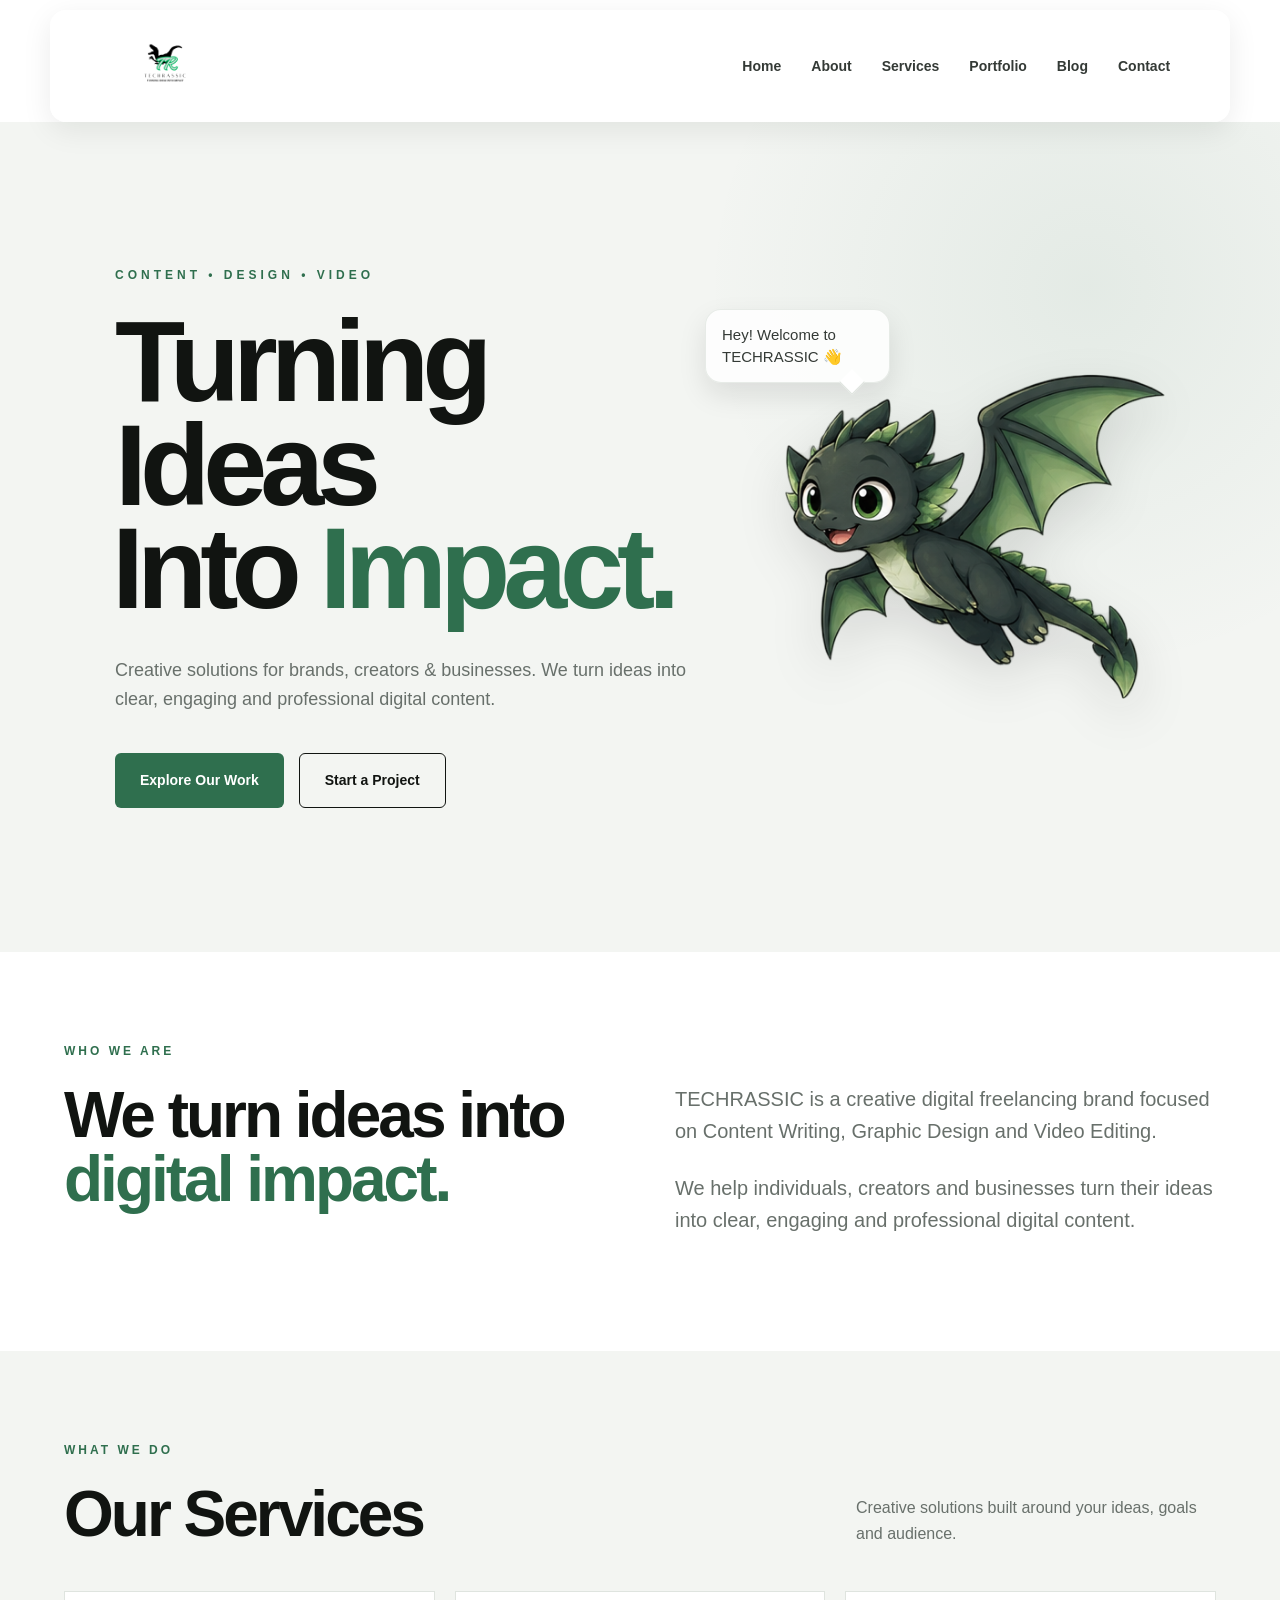
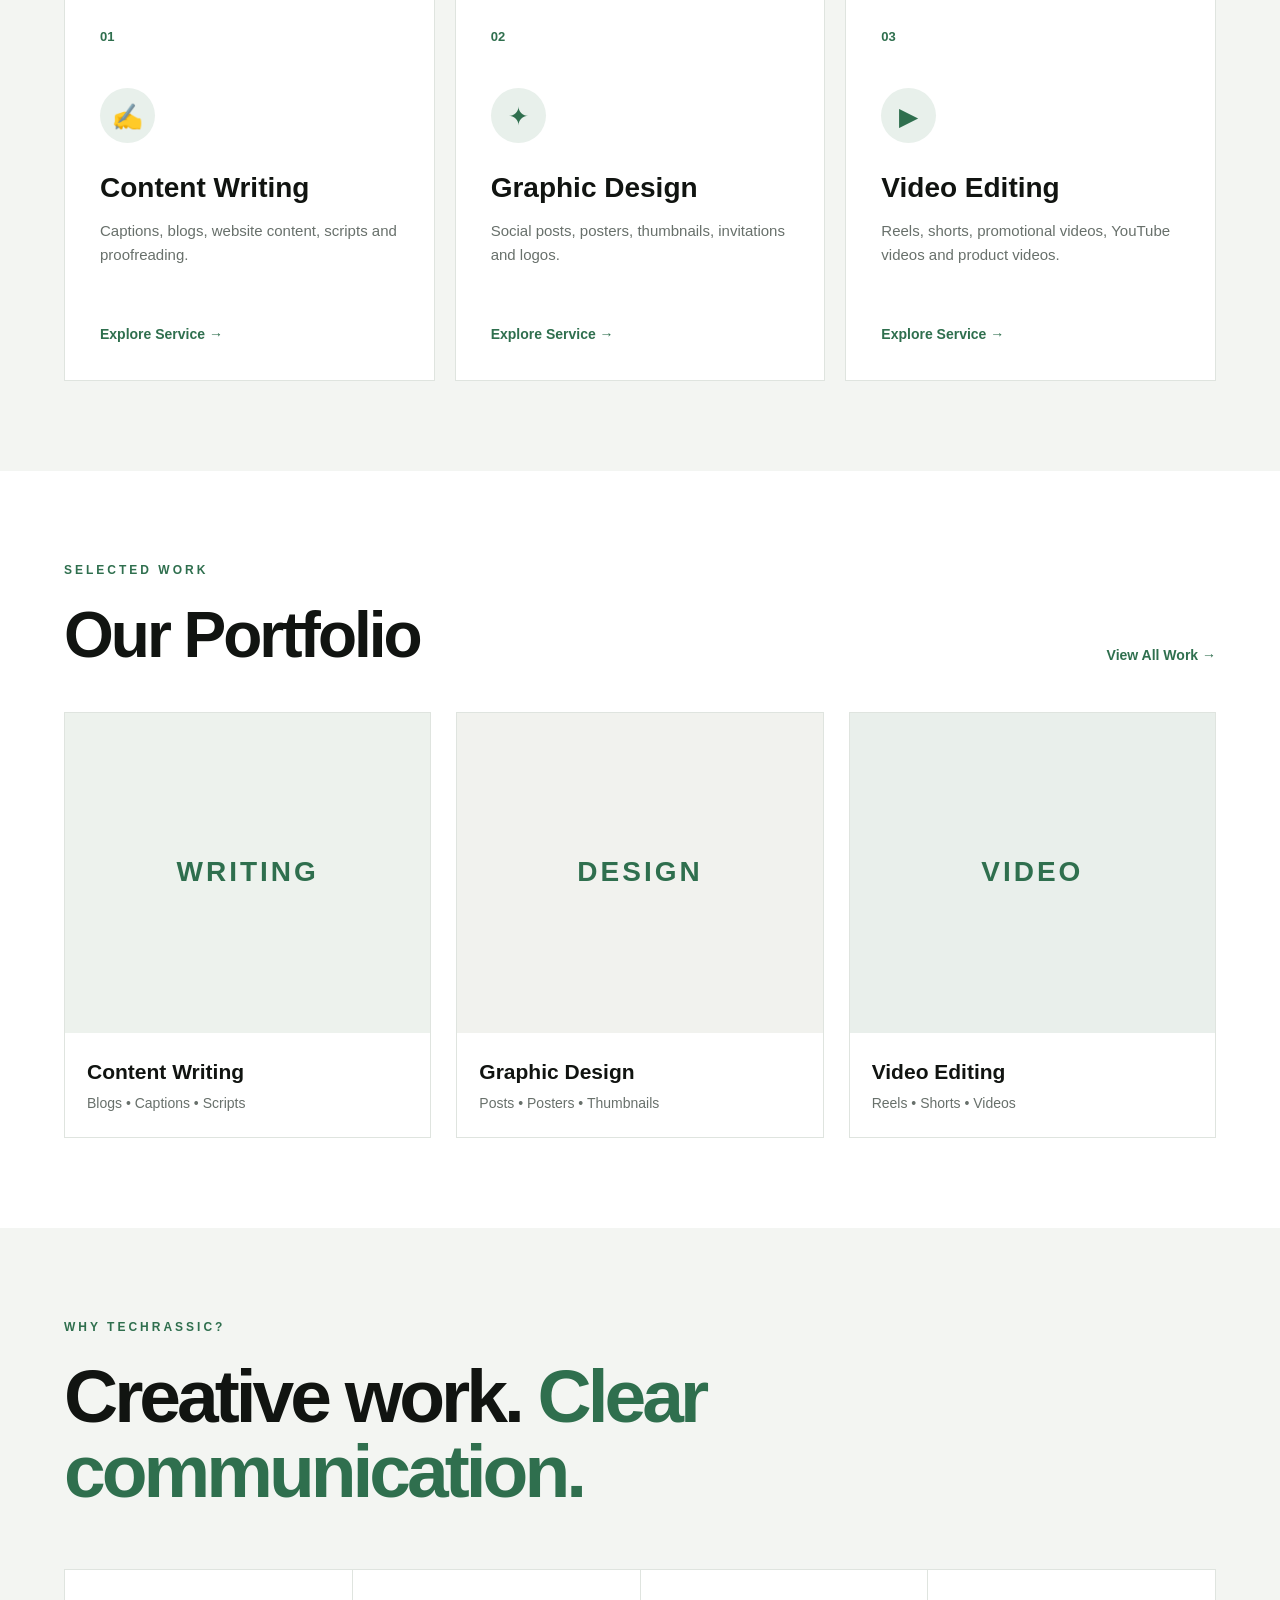
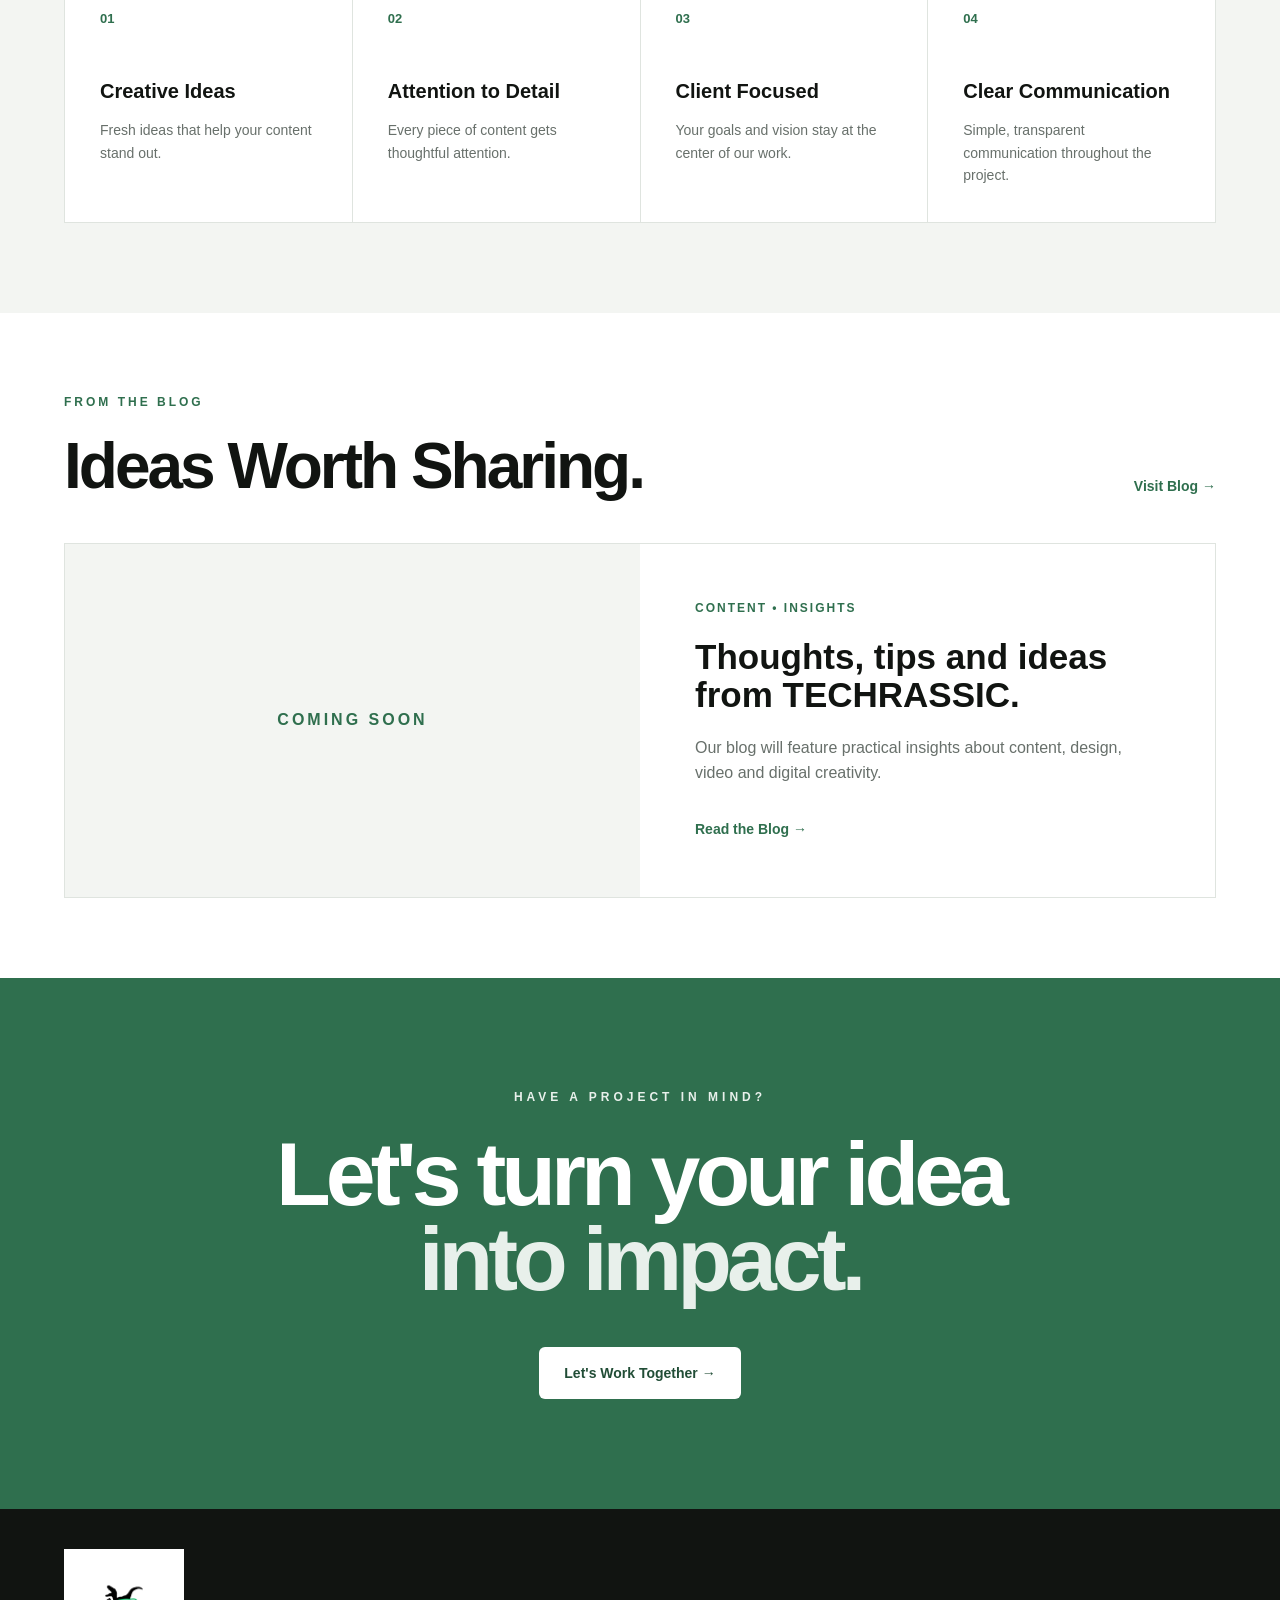
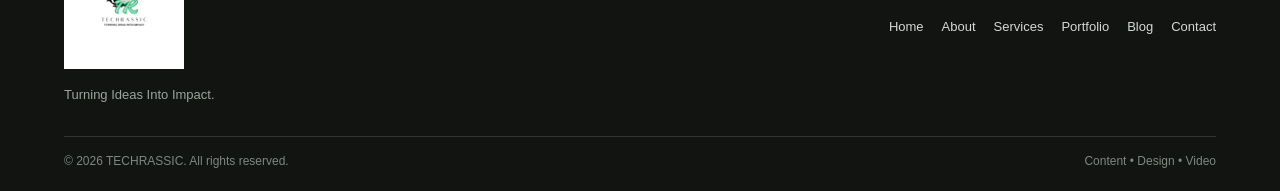
<file: index.html>
<!DOCTYPE html>
<html lang="en">

<head>
    <meta charset="UTF-8">
    <meta name="viewport" content="width=device-width, initial-scale=1.0">

    <title>TECHRASSIC | Creative Studio</title>

    <meta name="description"
        content="TECHRASSIC is a creative digital freelancing studio offering Content Writing, Graphic Design and Video Editing.">

    <link rel="stylesheet" href="style.css">
</head>

<body>

    <!-- ================= NAVBAR ================= -->  

    <header class="navbar">

        <div class="container nav-container">

            <a href="index.html" class="logo">
                <img src="assets/logo.png" alt="TECHRASSIC Logo">
            </a>

            <button
                class="menu-toggle"
                aria-label="Open menu"
                aria-expanded="false"
            >
                <span></span>
                <span></span>
                <span></span>
            </button>

            <nav class="nav-links">

                <a href="index.html">
                    Home
                </a>

                <a href="#about">
                    About
                </a>

                <a href="#services">
                    Services
                </a>

                <a href="portfolio/index.html">
                    Portfolio
                </a>

                <a href="blog/index.html">
                    Blog
                </a>

                <a href="contact/index.html">
                    Contact
                </a>

            </nav>

        </div>

    </header>


    <!-- ================= HERO ================= -->

    <main>

        <section class="hero">

            <div class="container hero-content">

                <div class="hero-text-content">

                    <p class="eyebrow">
                        CONTENT • DESIGN • VIDEO
                    </p>

                    <h1>

                        <span class="hero-line">
                            Turning Ideas
                        </span>

                        <span class="hero-line">
                            Into <span>Impact.</span>
                        </span>

                    </h1>

                    <p class="hero-text">
                        Creative solutions for brands, creators & businesses.
                        We turn ideas into clear, engaging and professional
                        digital content.
                    </p>

                    <div class="hero-buttons">

                        <a
                            href="portfolio/index.html"
                            class="btn btn-primary"
                        >
                            Explore Our Work
                        </a>

                        <a
                            href="contact/index.html"
                            class="btn btn-outline"
                        >
                            Start a Project
                        </a>

                    </div>

                </div>


                <!-- ================= HOME DRAGON ================= -->

                <div class="hero-mascot">

                    <div class="hero-mascot-bubble">

                        Hey! Welcome to TECHRASSIC 👋

                    </div>

                    <img
                        src="assets/mascot/poses/dragon-flying.png"
                        alt="TECHRASSIC dragon mascot"
                    >

                </div>

            </div>

        </section>


        <!-- ================= ABOUT ================= -->

        <section class="section" id="about">

            <div class="container">

                <div class="section-label">
                    WHO WE ARE
                </div>

                <div class="about-grid">

                    <div>

                        <h2>
                            We turn ideas into
                            <span>digital impact.</span>
                        </h2>

                    </div>

                    <div class="about-text">

                        <p>
                            TECHRASSIC is a creative digital freelancing
                            brand focused on Content Writing, Graphic Design
                            and Video Editing.
                        </p>

                        <p>
                            We help individuals, creators and businesses
                            turn their ideas into clear, engaging and
                            professional digital content.
                        </p>

                    </div>

                </div>

            </div>

        </section>


        <!-- ================= SERVICES ================= -->

        <section
            class="section services-section"
            id="services"
        >

            <div class="container">

                <div class="section-label">
                    WHAT WE DO
                </div>

                <div class="section-heading-row">

                    <h2>
                        Our Services
                    </h2>

                    <p>
                        Creative solutions built around your ideas,
                        goals and audience.
                    </p>

                </div>


                <div class="services-grid">

                    <!-- CONTENT WRITING -->

                    <a
                        href="services/content-writing.html"
                        class="service-card"
                    >

                        <span class="card-number">
                            01
                        </span>

                        <div class="card-icon">
                            ✍
                        </div>

                        <h3>
                            Content Writing
                        </h3>

                        <p>
                            Captions, blogs, website content,
                            scripts and proofreading.
                        </p>

                        <span class="card-link">
                            Explore Service →
                        </span>

                    </a>


                    <!-- GRAPHIC DESIGN -->

                    <a
                        href="services/graphic-design.html"
                        class="service-card"
                    >

                        <span class="card-number">
                            02
                        </span>

                        <div class="card-icon">
                            ✦
                        </div>

                        <h3>
                            Graphic Design
                        </h3>

                        <p>
                            Social posts, posters, thumbnails,
                            invitations and logos.
                        </p>

                        <span class="card-link">
                            Explore Service →
                        </span>

                    </a>


                    <!-- VIDEO EDITING -->

                    <a
                        href="services/video-editing.html"
                        class="service-card"
                    >

                        <span class="card-number">
                            03
                        </span>

                        <div class="card-icon">
                            ▶
                        </div>

                        <h3>
                            Video Editing
                        </h3>

                        <p>
                            Reels, shorts, promotional videos,
                            YouTube videos and product videos.
                        </p>

                        <span class="card-link">
                            Explore Service →
                        </span>

                    </a>

                </div>

            </div>

        </section>


        <!-- ================= PORTFOLIO ================= -->

        <section class="section portfolio-section">

            <div class="container">

                <div class="section-label">
                    SELECTED WORK
                </div>

                <div class="section-heading-row">

                    <h2>
                        Our Portfolio
                    </h2>

                    <a
                        href="portfolio/index.html"
                        class="text-link"
                    >
                        View All Work →
                    </a>

                </div>


                <div class="portfolio-grid">

                    <a
                        href="portfolio/writing.html"
                        class="portfolio-card"
                    >

                        <div class="portfolio-image writing-bg">
                            <span>
                                WRITING
                            </span>
                        </div>

                        <div class="portfolio-info">

                            <h3>
                                Content Writing
                            </h3>

                            <p>
                                Blogs • Captions • Scripts
                            </p>

                        </div>

                    </a>


                    <a
                        href="portfolio/designs.html"
                        class="portfolio-card"
                    >

                        <div class="portfolio-image design-bg">
                            <span>
                                DESIGN
                            </span>
                        </div>

                        <div class="portfolio-info">

                            <h3>
                                Graphic Design
                            </h3>

                            <p>
                                Posts • Posters • Thumbnails
                            </p>

                        </div>

                    </a>


                    <a
                        href="portfolio/videos.html"
                        class="portfolio-card"
                    >

                        <div class="portfolio-image video-bg">
                            <span>
                                VIDEO
                            </span>
                        </div>

                        <div class="portfolio-info">

                            <h3>
                                Video Editing
                            </h3>

                            <p>
                                Reels • Shorts • Videos
                            </p>

                        </div>

                    </a>

                </div>

            </div>

        </section>


        <!-- ================= WHY TECHRASSIC ================= -->

        <section class="section why-section">

            <div class="container">

                <div class="section-label">
                    WHY TECHRASSIC?
                </div>

                <h2 class="why-heading">

                    Creative work.
                    <span>
                        Clear communication.
                    </span>

                </h2>


                <div class="why-grid">

                    <div class="why-item">

                        <strong>
                            01
                        </strong>

                        <h3>
                            Creative Ideas
                        </h3>

                        <p>
                            Fresh ideas that help your content
                            stand out.
                        </p>

                    </div>


                    <div class="why-item">

                        <strong>
                            02
                        </strong>

                        <h3>
                            Attention to Detail
                        </h3>

                        <p>
                            Every piece of content gets
                            thoughtful attention.
                        </p>

                    </div>


                    <div class="why-item">

                        <strong>
                            03
                        </strong>

                        <h3>
                            Client Focused
                        </h3>

                        <p>
                            Your goals and vision stay at
                            the center of our work.
                        </p>

                    </div>


                    <div class="why-item">

                        <strong>
                            04
                        </strong>

                        <h3>
                            Clear Communication
                        </h3>

                        <p>
                            Simple, transparent communication
                            throughout the project.
                        </p>

                    </div>

                </div>

            </div>

        </section>


        <!-- ================= BLOG PREVIEW ================= -->

        <section class="section blog-section">

            <div class="container">

                <div class="section-label">
                    FROM THE BLOG
                </div>

                <div class="section-heading-row">

                    <h2>
                        Ideas Worth Sharing.
                    </h2>

                    <a
                        href="blog/index.html"
                        class="text-link"
                    >
                        Visit Blog →
                    </a>

                </div>

                <div class="blog-preview">

                    <div class="blog-placeholder">

                        <span>
                            COMING SOON
                        </span>

                    </div>

                    <div class="blog-content">

                        <p class="blog-tag">
                            CONTENT • INSIGHTS
                        </p>

                        <h3>
                            Thoughts, tips and ideas
                            from TECHRASSIC.
                        </h3>

                        <p>
                            Our blog will feature practical
                            insights about content, design,
                            video and digital creativity.
                        </p>

                        <a
                            href="blog/index.html"
                            class="card-link"
                        >
                            Read the Blog →
                        </a>

                    </div>

                </div>

            </div>

        </section>


        <!-- ================= CTA ================= -->

        <section class="cta-section">

            <div class="container">

                <p class="eyebrow">
                    HAVE A PROJECT IN MIND?
                </p>

                <h2>
                    Let's turn your idea
                    <span>
                        into impact.
                    </span>
                </h2>

                <a
                    href="contact/index.html"
                    class="btn btn-light"
                >
                    Let's Work Together →
                </a>

            </div>

        </section>

    </main>


    <!-- ================= FOOTER ================= -->

    <footer>

        <div class="container footer-container">

            <div class="footer-brand">

                <img
                    src="assets/logo.png"
                    alt="TECHRASSIC Logo"
                >

                <p>
                    Turning Ideas Into Impact.
                </p>

            </div>


            <div class="footer-links">

                <a href="index.html">
                    Home
                </a>

                <a href="#about">
                    About
                </a>

                <a href="#services">
                    Services
                </a>

                <a href="portfolio/index.html">
                    Portfolio
                </a>

                <a href="blog/index.html">
                    Blog
                </a>

                <a href="contact/index.html">
                    Contact
                </a>

            </div>

        </div>


        <div class="container footer-bottom">

            <p>
                © 2026 TECHRASSIC. All rights reserved.
            </p>

            <p>
                Content • Design • Video
            </p>

        </div>

    </footer>


    <script src="script.js"></script>

</body>

</html>
</file>
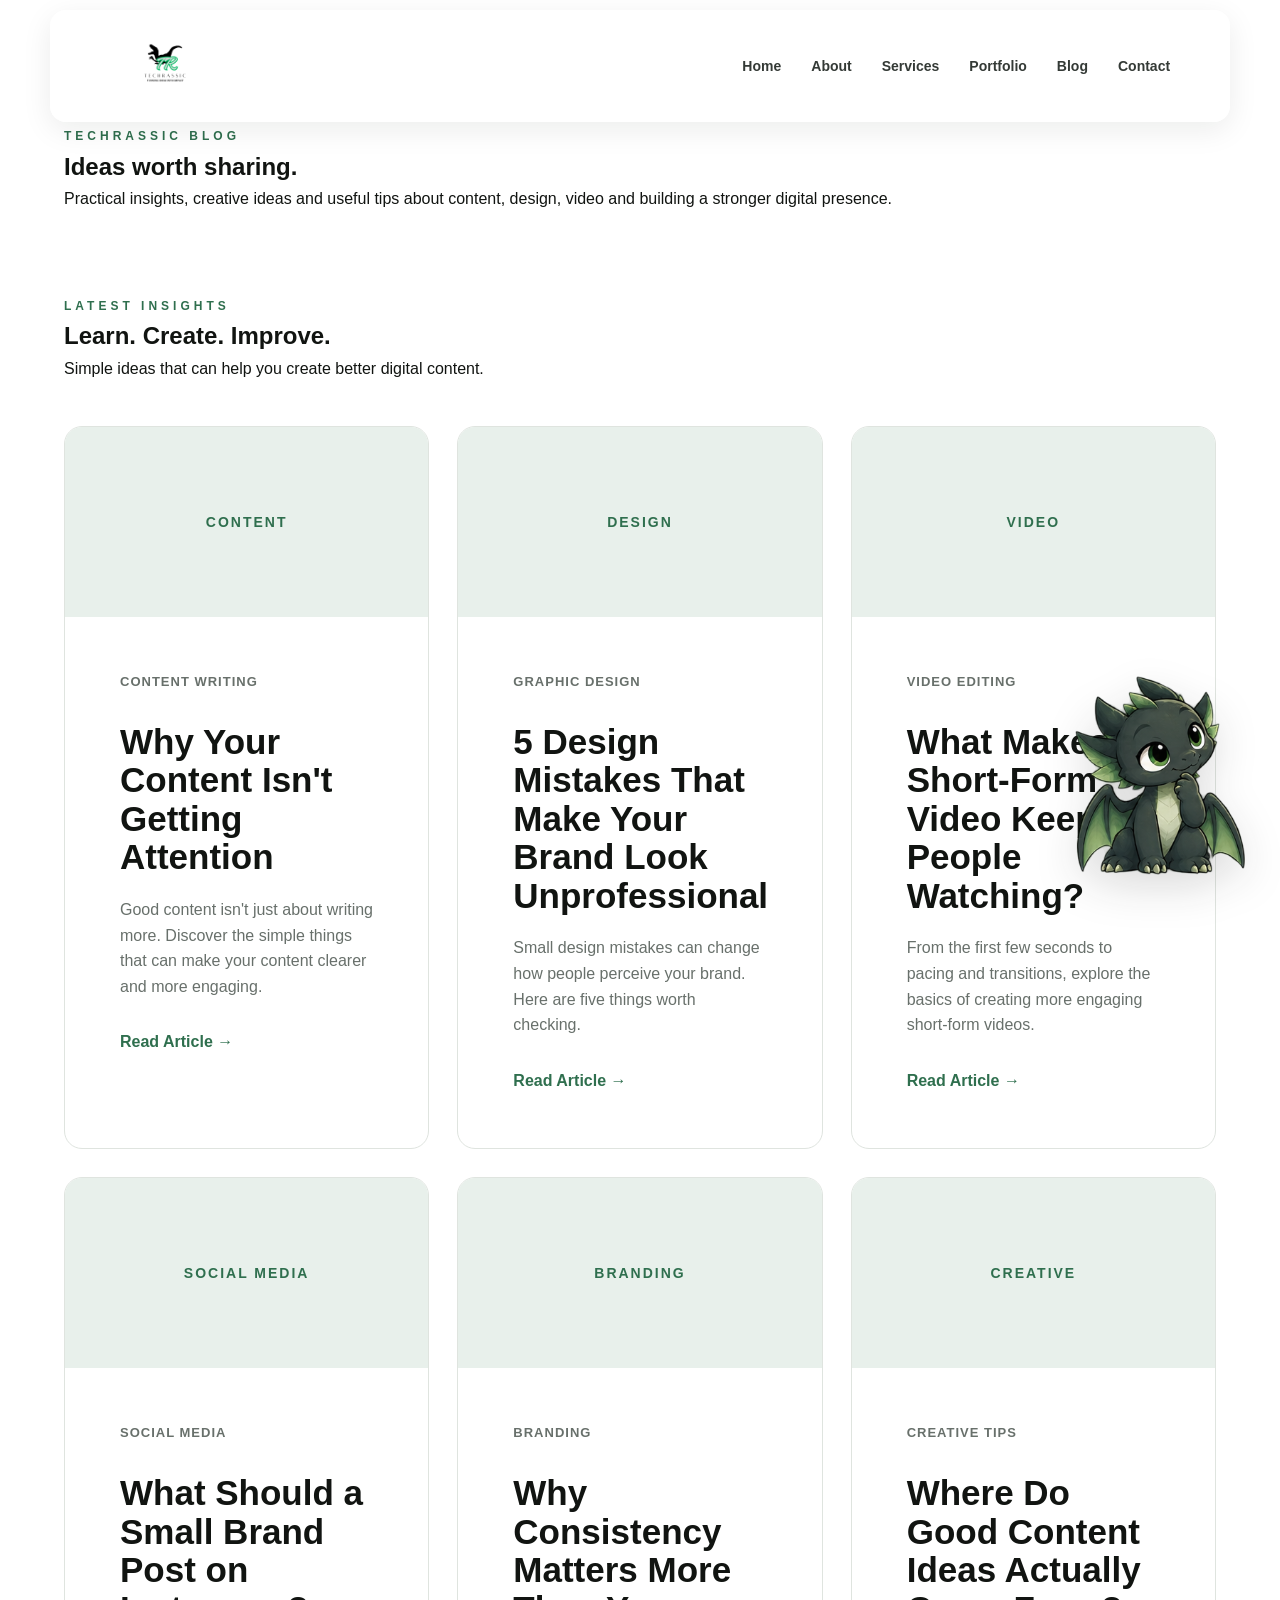
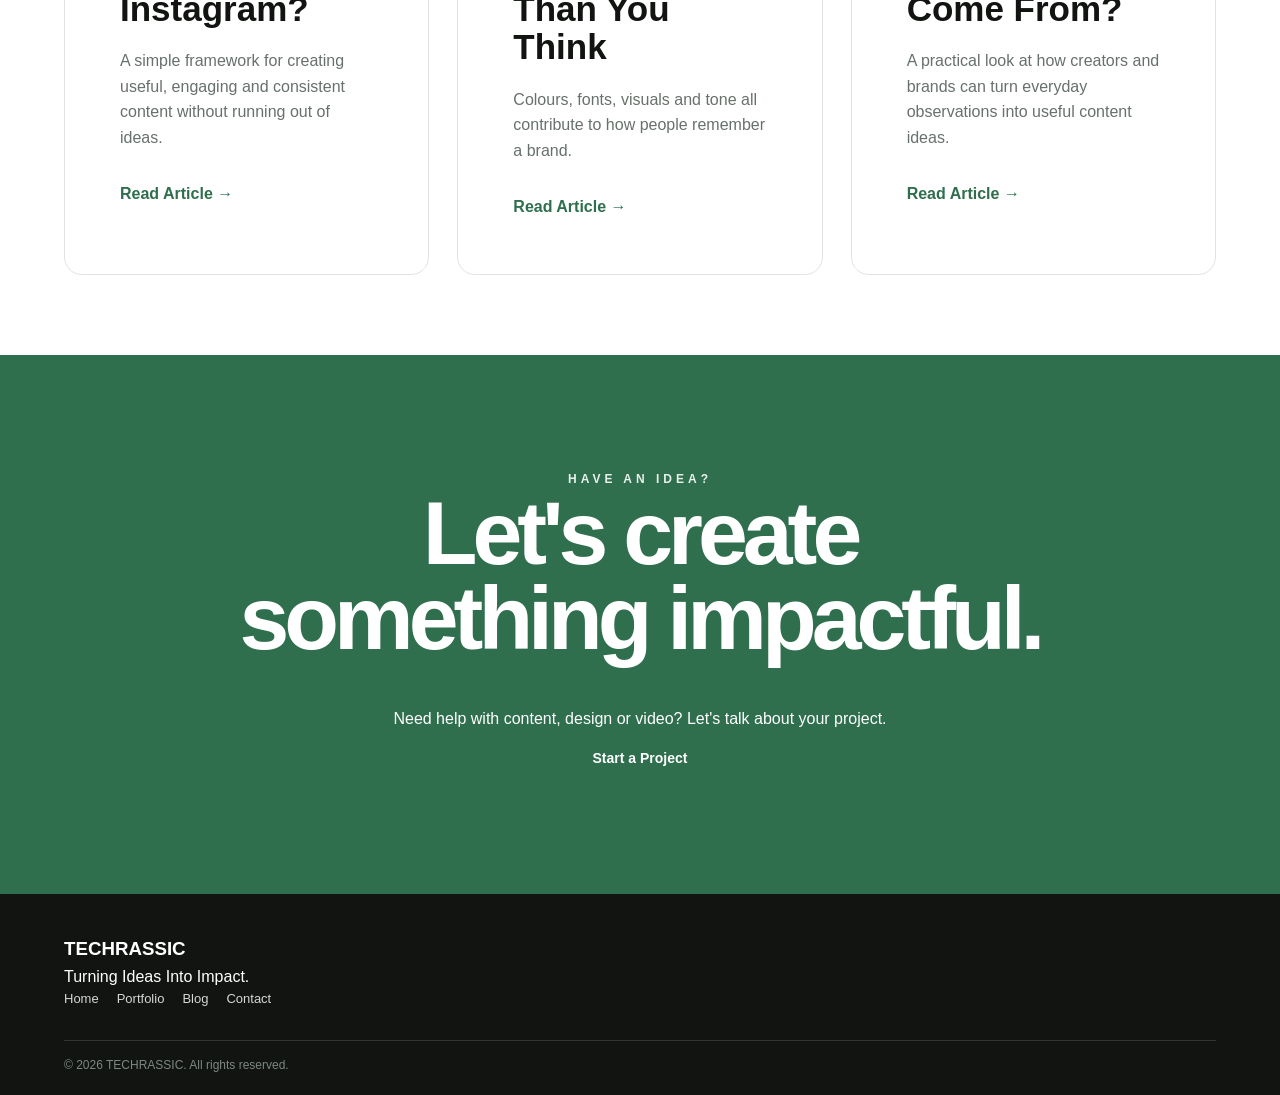
<file: blog/index.html>
<!DOCTYPE html>
<html lang="en">

<head>
    <meta charset="UTF-8">
    <meta name="viewport" content="width=device-width, initial-scale=1.0">

    <title>Blog | TECHRASSIC</title>

    <meta
        name="description"
        content="Insights, tips and ideas about content, design, video and digital creativity from TECHRASSIC."
    >

    <link rel="stylesheet" href="../style.css">
</head>

<body>

    <!-- ================= BLOG PAGE MASCOT ================= -->

    <div class="page-mascot">

        <img
            src="../assets/mascot/poses/dragon-thinking.png"
            alt="TECHRASSIC dragon mascot"
        >

        <div class="mascot-bubble">
            Hmm... let's find some good ideas! 💡
        </div>

    </div>


    <!-- ================= NAVBAR ================= -->

    <header class="navbar">

        <div class="container nav-container">

            <a href="../index.html" class="logo">
                <img
                    src="../assets/logo.png"
                    alt="TECHRASSIC Logo"
                >
            </a>

            <button
                class="menu-toggle"
                type="button"
                aria-label="Open menu"
                aria-expanded="false"
            >
                <span></span>
                <span></span>
                <span></span>
            </button>

            <nav class="nav-links">

                <a href="../index.html">
                    Home
                </a>

                <a href="../index.html#about">
                    About
                </a>

                <a href="../index.html#services">
                    Services
                </a>

                <a href="../portfolio/index.html">
                    Portfolio
                </a>

                <a href="index.html">
                    Blog
                </a>

                <a href="../contact/index.html">
                    Contact
                </a>

            </nav>

        </div>

    </header>


    <!-- ================= BLOG HERO ================= -->

    <section class="page-hero">

        <div class="container">

            <span class="eyebrow">
                TECHRASSIC BLOG
            </span>

            <h1>
                Ideas worth sharing.
            </h1>

            <p>
                Practical insights, creative ideas and useful tips
                about content, design, video and building a stronger
                digital presence.
            </p>

        </div>

    </section>


    <!-- ================= BLOG POSTS ================= -->

    <section class="blog-section">

        <div class="container">

            <div class="section-heading">

                <span class="eyebrow">
                    LATEST INSIGHTS
                </span>

                <h2>
                    Learn. Create. Improve.
                </h2>

                <p>
                    Simple ideas that can help you create better
                    digital content.
                </p>

            </div>


            <div class="blog-grid">

                <!-- BLOG CARD 1 -->

                <article class="blog-card">

                    <div class="blog-image">
                        <span>CONTENT</span>
                    </div>

                    <div class="blog-content">

                        <p class="blog-category">
                            Content Writing
                        </p>

                        <h3>
                            Why Your Content Isn't Getting Attention
                        </h3>

                        <p>
                            Good content isn't just about writing more.
                            Discover the simple things that can make
                            your content clearer and more engaging.
                        </p>

                        <a href="#" class="blog-read">
                            Read Article →
                        </a>

                    </div>

                </article>


                <!-- BLOG CARD 2 -->

                <article class="blog-card">

                    <div class="blog-image">
                        <span>DESIGN</span>
                    </div>

                    <div class="blog-content">

                        <p class="blog-category">
                            Graphic Design
                        </p>

                        <h3>
                            5 Design Mistakes That Make Your Brand Look Unprofessional
                        </h3>

                        <p>
                            Small design mistakes can change how people
                            perceive your brand. Here are five things
                            worth checking.
                        </p>

                        <a href="#" class="blog-read">
                            Read Article →
                        </a>

                    </div>

                </article>


                <!-- BLOG CARD 3 -->

                <article class="blog-card">

                    <div class="blog-image">
                        <span>VIDEO</span>
                    </div>

                    <div class="blog-content">

                        <p class="blog-category">
                            Video Editing
                        </p>

                        <h3>
                            What Makes a Short-Form Video Keep People Watching?
                        </h3>

                        <p>
                            From the first few seconds to pacing and
                            transitions, explore the basics of creating
                            more engaging short-form videos.
                        </p>

                        <a href="#" class="blog-read">
                            Read Article →
                        </a>

                    </div>

                </article>


                <!-- BLOG CARD 4 -->

                <article class="blog-card">

                    <div class="blog-image">
                        <span>SOCIAL MEDIA</span>
                    </div>

                    <div class="blog-content">

                        <p class="blog-category">
                            Social Media
                        </p>

                        <h3>
                            What Should a Small Brand Post on Instagram?
                        </h3>

                        <p>
                            A simple framework for creating useful,
                            engaging and consistent content without
                            running out of ideas.
                        </p>

                        <a href="#" class="blog-read">
                            Read Article →
                        </a>

                    </div>

                </article>


                <!-- BLOG CARD 5 -->

                <article class="blog-card">

                    <div class="blog-image">
                        <span>BRANDING</span>
                    </div>

                    <div class="blog-content">

                        <p class="blog-category">
                            Branding
                        </p>

                        <h3>
                            Why Consistency Matters More Than You Think
                        </h3>

                        <p>
                            Colours, fonts, visuals and tone all contribute
                            to how people remember a brand.
                        </p>

                        <a href="#" class="blog-read">
                            Read Article →
                        </a>

                    </div>

                </article>


                <!-- BLOG CARD 6 -->

                <article class="blog-card">

                    <div class="blog-image">
                        <span>CREATIVE</span>
                    </div>

                    <div class="blog-content">

                        <p class="blog-category">
                            Creative Tips
                        </p>

                        <h3>
                            Where Do Good Content Ideas Actually Come From?
                        </h3>

                        <p>
                            A practical look at how creators and brands
                            can turn everyday observations into useful
                            content ideas.
                        </p>

                        <a href="#" class="blog-read">
                            Read Article →
                        </a>

                    </div>

                </article>

            </div>

        </div>

    </section>


    <!-- ================= CTA ================= -->

    <section class="cta-section">

        <div class="container">

            <div class="cta-box">

                <span class="eyebrow">
                    HAVE AN IDEA?
                </span>

                <h2>
                    Let's create something impactful.
                </h2>

                <p>
                    Need help with content, design or video?
                    Let's talk about your project.
                </p>

                <a
                    href="../contact/index.html"
                    class="btn btn-primary"
                >
                    Start a Project
                </a>

            </div>

        </div>

    </section>


    <!-- ================= FOOTER ================= -->

    <footer class="footer">

        <div class="container">

            <div class="footer-content">

                <div>

                    <h3>
                        TECHRASSIC
                    </h3>

                    <p>
                        Turning Ideas Into Impact.
                    </p>

                </div>

                <div class="footer-links">

                    <a href="../index.html">
                        Home
                    </a>

                    <a href="../portfolio/index.html">
                        Portfolio
                    </a>

                    <a href="index.html">
                        Blog
                    </a>

                    <a href="../contact/index.html">
                        Contact
                    </a>

                </div>

            </div>

            <div class="footer-bottom">

                <p>
                    © 2026 TECHRASSIC. All rights reserved.
                </p>

            </div>

        </div>

    </footer>


    <script src="../script.js"></script>

</body>

</html>
</file>
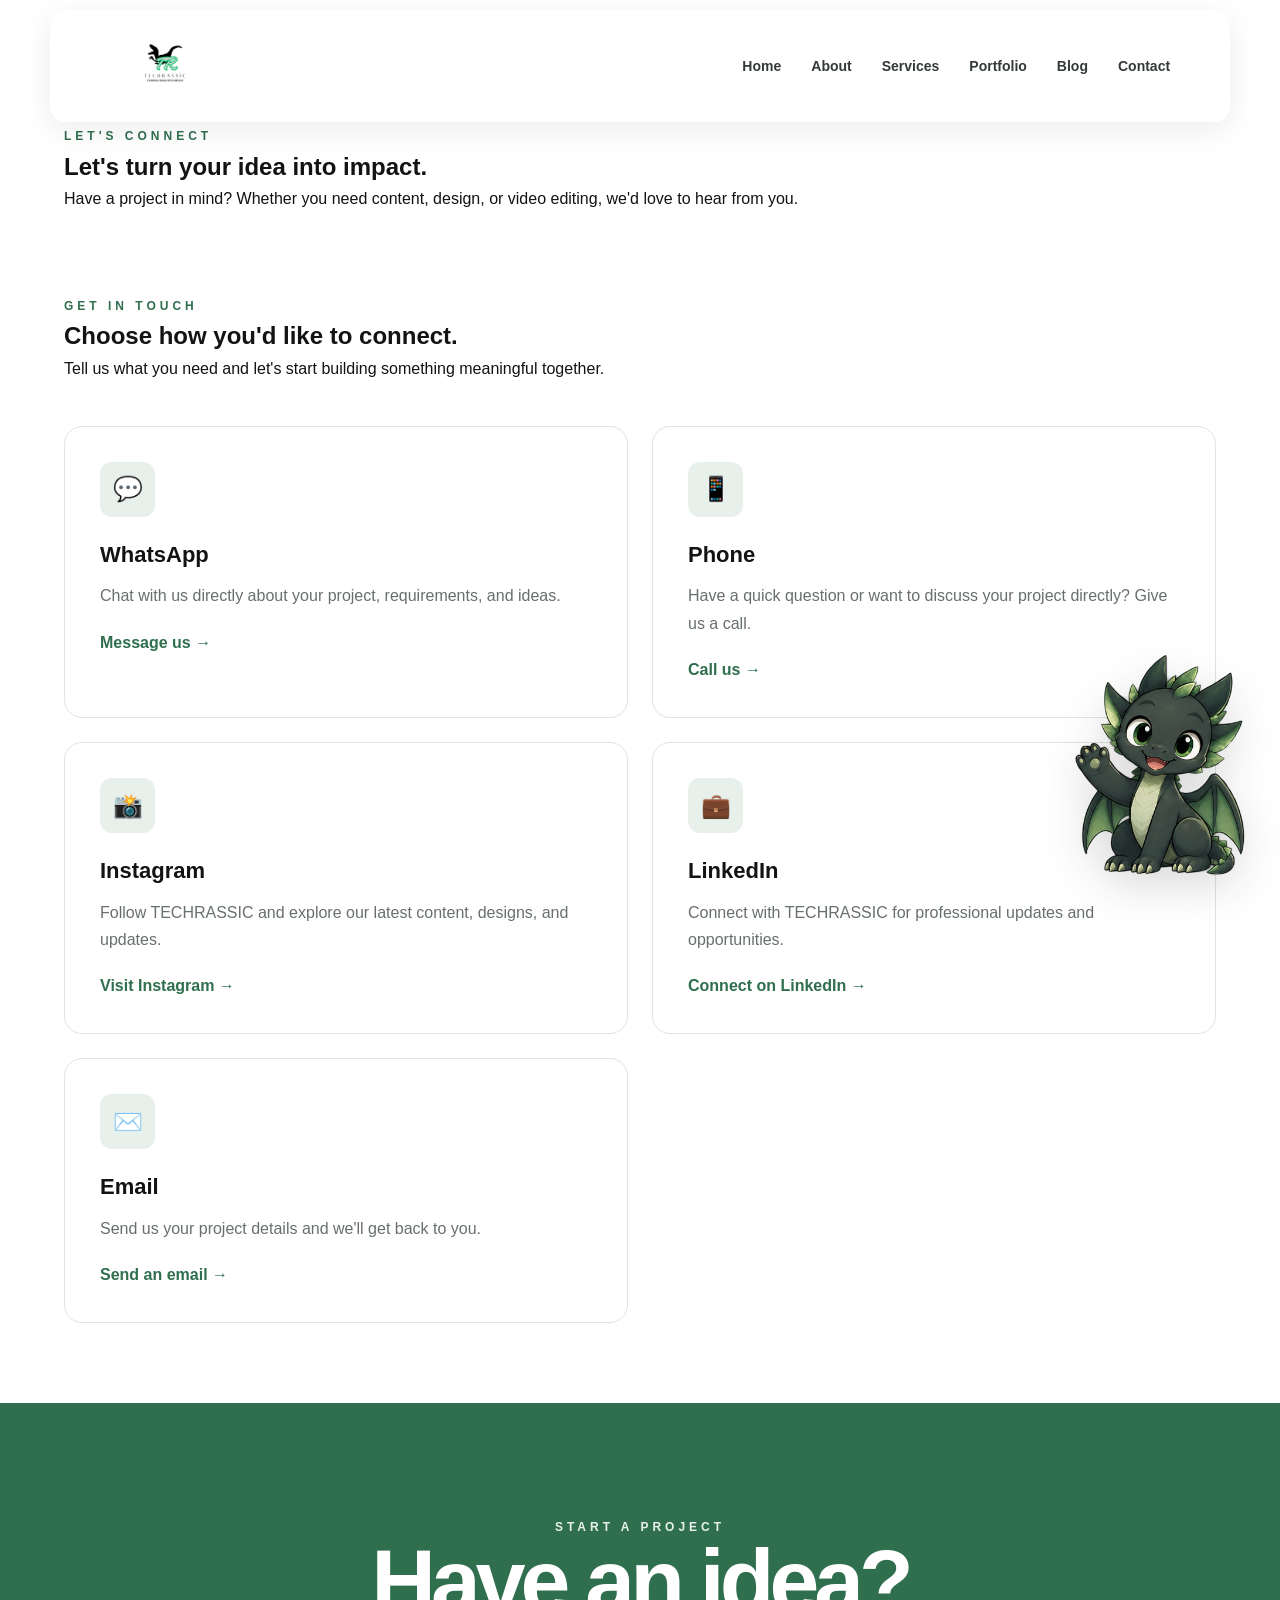
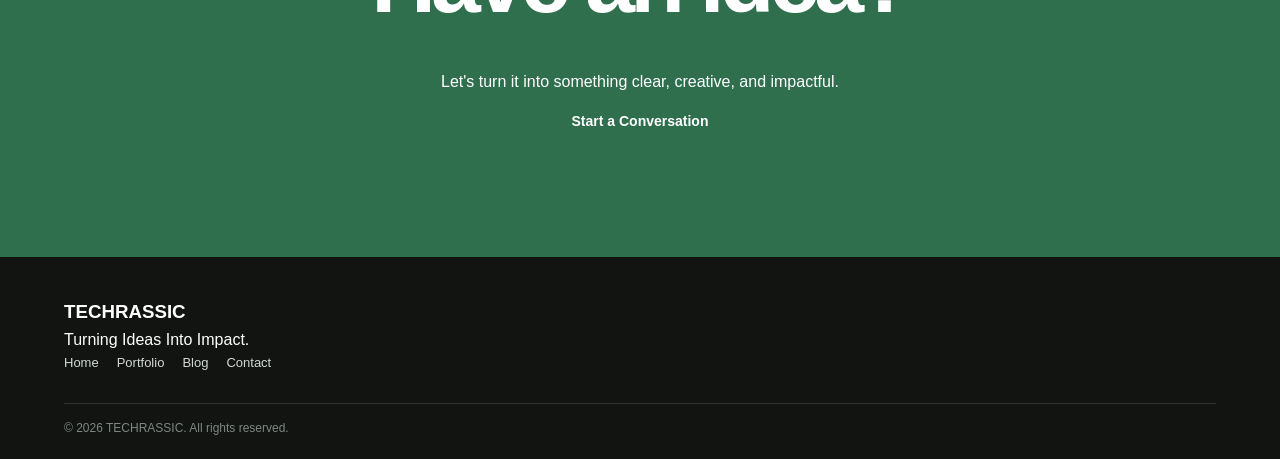
<file: contact/index.html>
<!DOCTYPE html>
<html lang="en">

<head>

    <meta charset="UTF-8">
    <meta name="viewport" content="width=device-width, initial-scale=1.0">

    <title>Contact | TECHRASSIC</title>

    <meta
        name="description"
        content="Get in touch with TECHRASSIC for content writing, graphic design, and video editing."
    >

    <link rel="stylesheet" href="../style.css">

</head>

<body>


    <!-- ================= NAVBAR ================= -->

    <header class="navbar">

        <div class="container nav-container">

            <a href="../index.html" class="logo">

                <img
                    src="../assets/logo.png"
                    alt="TECHRASSIC Logo"
                >

            </a>


            <button
                class="menu-toggle"
                type="button"
                aria-label="Open menu"
                aria-expanded="false"
            >

                <span></span>
                <span></span>
                <span></span>

            </button>


            <nav class="nav-links">

                <a href="../index.html">
                    Home
                </a>

                <a href="../index.html#about">
                    About
                </a>

                <a href="../index.html#services">
                    Services
                </a>

                <a href="../portfolio/index.html">
                    Portfolio
                </a>

                <a href="../blog/index.html">
                    Blog
                </a>

                <a href="index.html">
                    Contact
                </a>

            </nav>

        </div>

    </header>


    <!-- ================= CONTACT PAGE MASCOT ================= -->

    <div class="page-mascot">

        <img
            src="../assets/mascot/poses/dragon-waving.png"
            alt="TECHRASSIC dragon mascot"
        >

        <div class="mascot-bubble">
            Got a project? Let's talk! 👋
        </div>

    </div>


    <!-- ================= CONTACT HERO ================= -->

    <section class="page-hero">

        <div class="container">

            <span class="eyebrow">
                LET'S CONNECT
            </span>

            <h1>
                Let's turn your idea into impact.
            </h1>

            <p>
                Have a project in mind? Whether you need content,
                design, or video editing, we'd love to hear from you.
            </p>

        </div>

    </section>


    <!-- ================= CONTACT OPTIONS ================= -->

    <section class="contact-section">

        <div class="container">

            <div class="section-heading">

                <span class="eyebrow">
                    GET IN TOUCH
                </span>

                <h2>
                    Choose how you'd like to connect.
                </h2>

                <p>
                    Tell us what you need and let's start building
                    something meaningful together.
                </p>

            </div>


            <div class="contact-grid">


                <!-- WHATSAPP -->

                <a
                    href="https://wa.me/917904866102"
                    class="contact-card"
                    target="_blank"
                    rel="noopener noreferrer"
                >

                    <div class="contact-icon">
                        💬
                    </div>

                    <h3>
                        WhatsApp
                    </h3>

                    <p>
                        Chat with us directly about your project,
                        requirements, and ideas.
                    </p>

                    <span class="contact-link">
                        Message us →
                    </span>

                </a>


                <!-- PHONE -->

                <a
                    href="tel:+917904866102"
                    class="contact-card"
                >

                    <div class="contact-icon">
                        📱
                    </div>

                    <h3>
                        Phone
                    </h3>

                    <p>
                        Have a quick question or want to discuss
                        your project directly? Give us a call.
                    </p>

                    <span class="contact-link">
                        Call us →
                    </span>

                </a>


                <!-- INSTAGRAM -->

                <a
                    href="https://www.instagram.com/techrassic/"
                    class="contact-card"
                    target="_blank"
                    rel="noopener noreferrer"
                >

                    <div class="contact-icon">
                        📸
                    </div>

                    <h3>
                        Instagram
                    </h3>

                    <p>
                        Follow TECHRASSIC and explore our latest
                        content, designs, and updates.
                    </p>

                    <span class="contact-link">
                        Visit Instagram →
                    </span>

                </a>


                <!-- LINKEDIN -->

                <a
                    href="https://www.linkedin.com/company/techrassic/"
                    class="contact-card"
                    target="_blank"
                    rel="noopener noreferrer"
                >

                    <div class="contact-icon">
                        💼
                    </div>

                    <h3>
                        LinkedIn
                    </h3>

                    <p>
                        Connect with TECHRASSIC for professional
                        updates and opportunities.
                    </p>

                    <span class="contact-link">
                        Connect on LinkedIn →
                    </span>

                </a>


                <!-- EMAIL -->

                <a
                    href="mailto:techrassic@gmail.com"
                    class="contact-card"
                >

                    <div class="contact-icon">
                        ✉️
                    </div>

                    <h3>
                        Email
                    </h3>

                    <p>
                        Send us your project details and we'll
                        get back to you.
                    </p>

                    <span class="contact-link">
                        Send an email →
                    </span>

                </a>

            </div>

        </div>

    </section>


    <!-- ================= PROJECT CTA ================= -->

    <section class="cta-section">

        <div class="container">

            <div class="cta-box">

                <span class="eyebrow">
                    START A PROJECT
                </span>

                <h2>
                    Have an idea?
                </h2>

                <p>
                    Let's turn it into something clear,
                    creative, and impactful.
                </p>

                <a
                    href="https://wa.me/917904866102"
                    class="btn btn-primary"
                    target="_blank"
                    rel="noopener noreferrer"
                >
                    Start a Conversation
                </a>

            </div>

        </div>

    </section>


    <!-- ================= FOOTER ================= -->

    <footer class="footer">

        <div class="container">

            <div class="footer-content">

                <div>

                    <h3>
                        TECHRASSIC
                    </h3>

                    <p>
                        Turning Ideas Into Impact.
                    </p>

                </div>


                <div class="footer-links">

                    <a href="../index.html">
                        Home
                    </a>

                    <a href="../portfolio/index.html">
                        Portfolio
                    </a>

                    <a href="../blog/index.html">
                        Blog
                    </a>

                    <a href="index.html">
                        Contact
                    </a>

                </div>

            </div>


            <div class="footer-bottom">

                <p>
                    © 2026 TECHRASSIC. All rights reserved.
                </p>

            </div>

        </div>

    </footer>


    <script src="../script.js"></script>

</body>

</html>
</file>
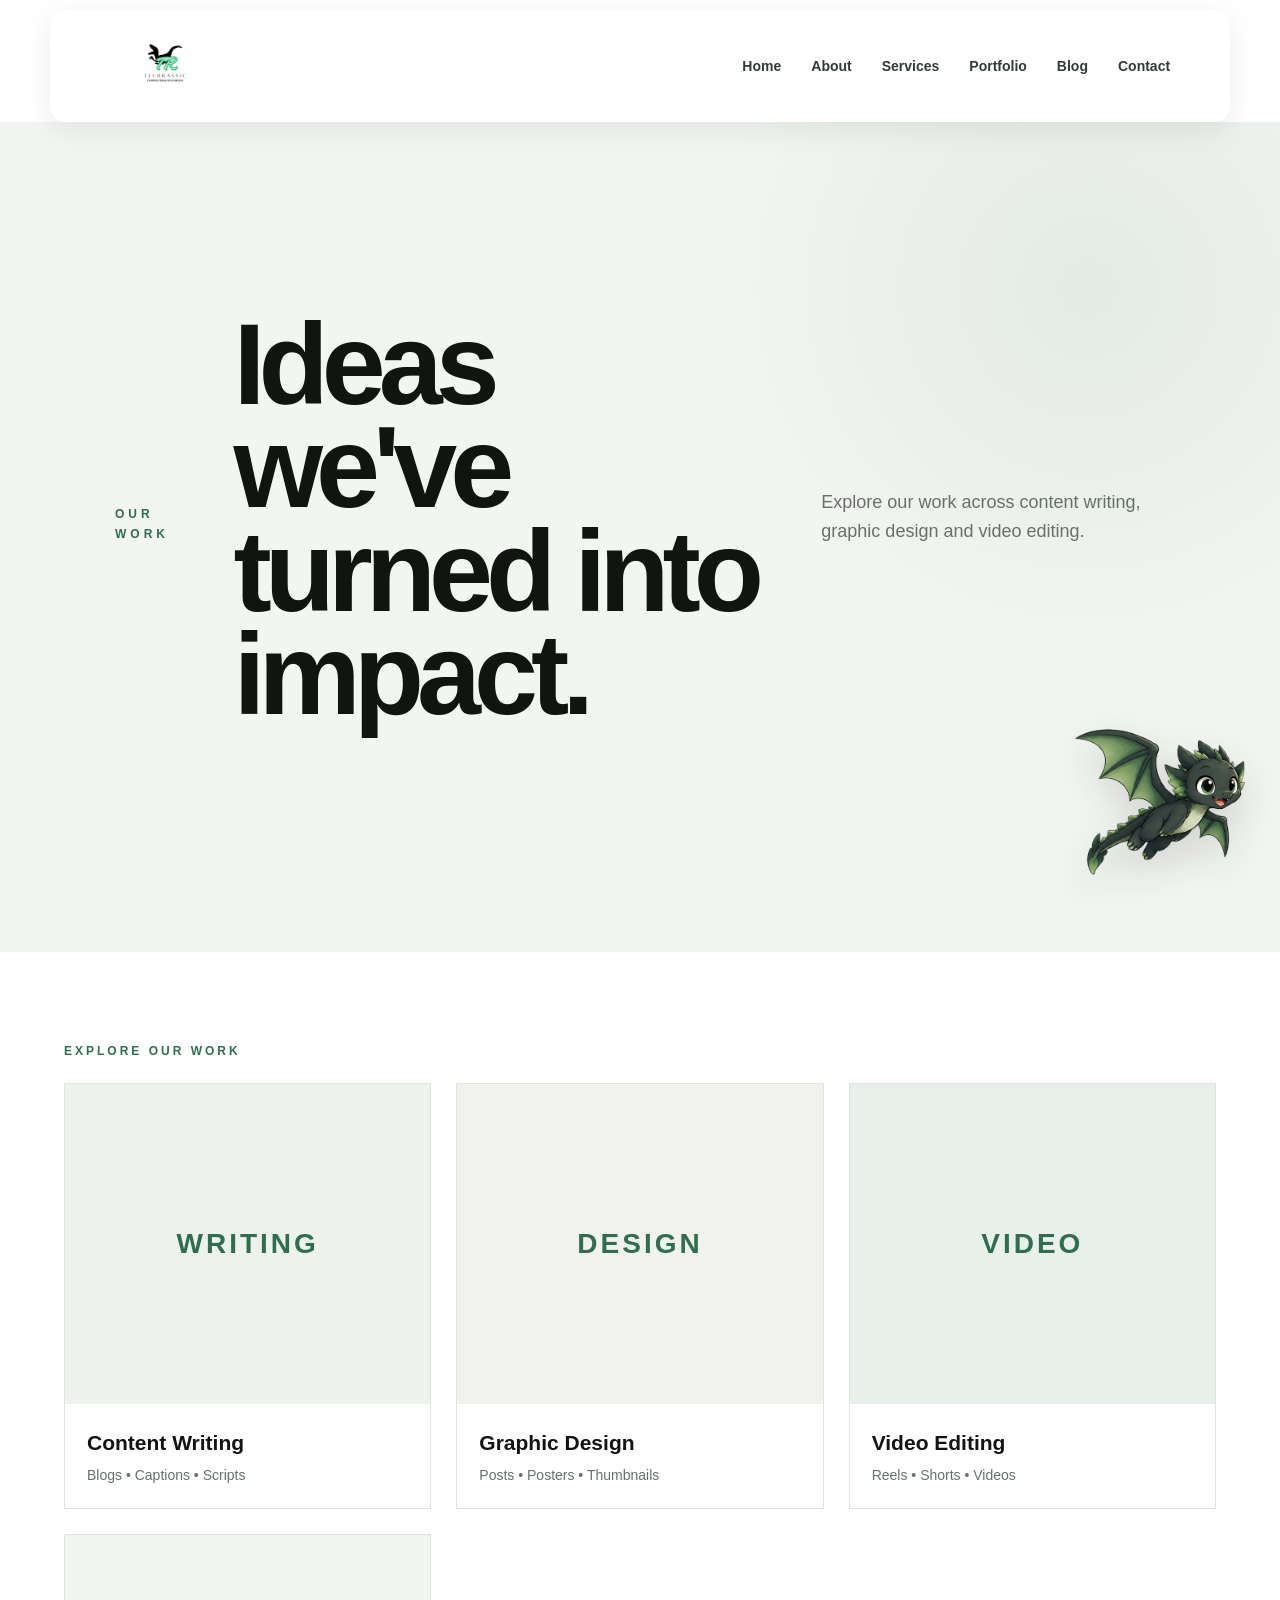
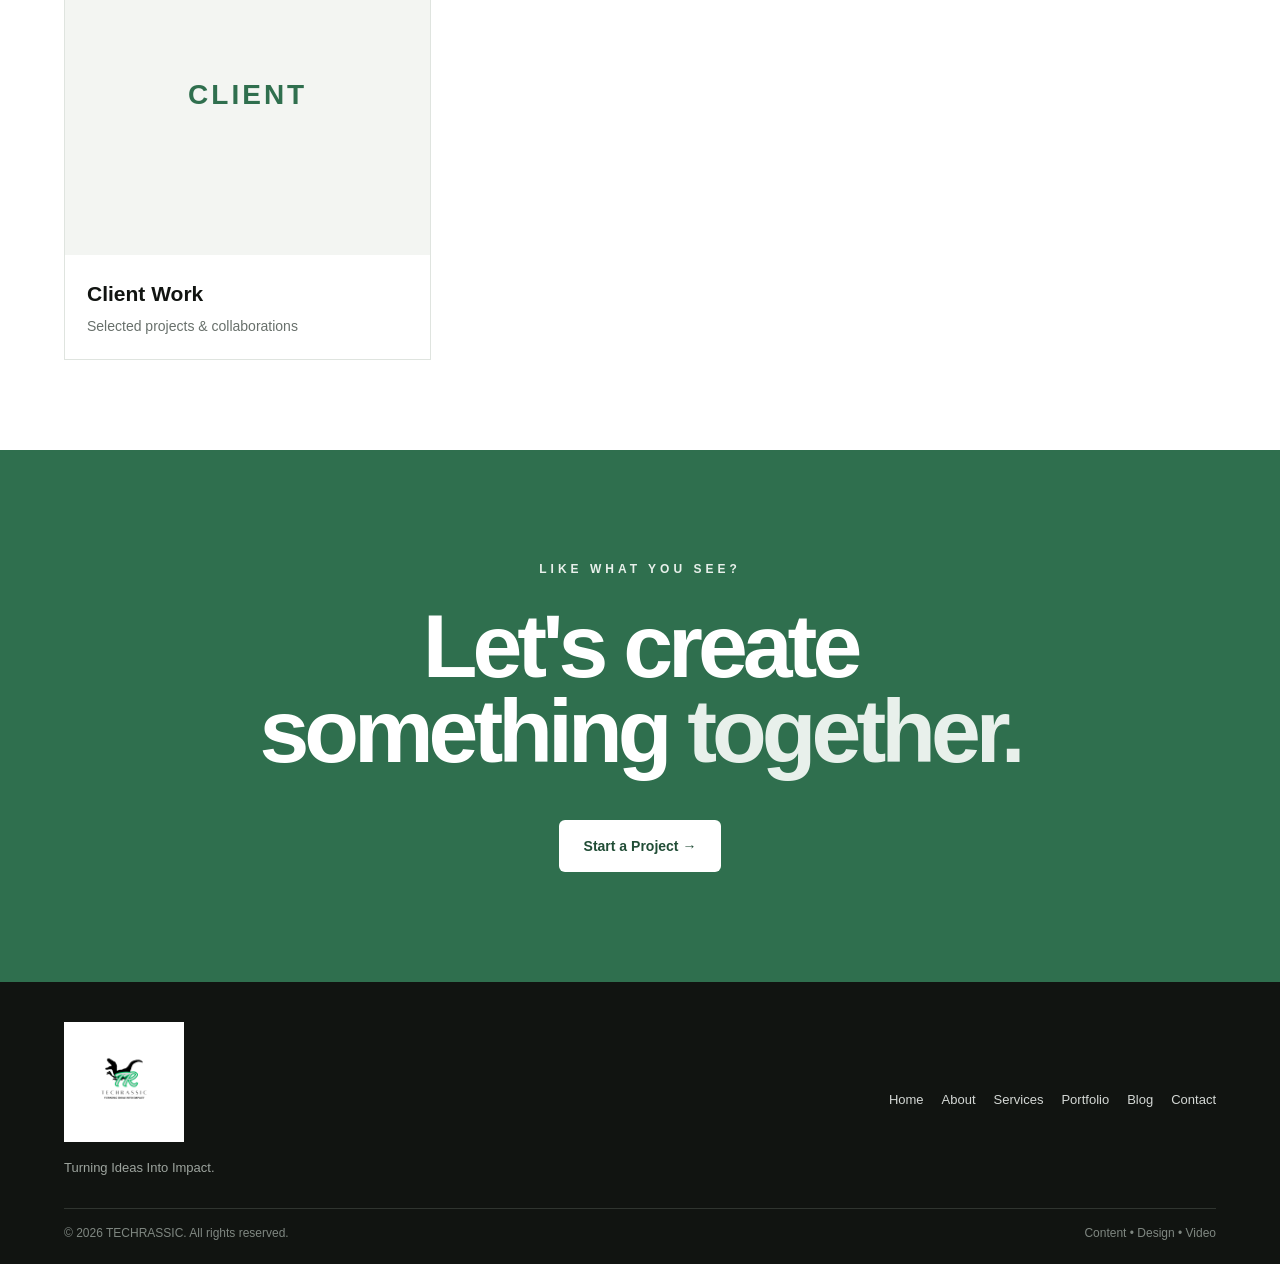
<file: portfolio/index.html>
<!DOCTYPE html>
<html lang="en">

<head>

    <meta charset="UTF-8">
    <meta name="viewport" content="width=device-width, initial-scale=1.0">

    <title>Portfolio | TECHRASSIC</title>

    <meta
        name="description"
        content="Explore TECHRASSIC's portfolio of content writing, graphic design and video editing work."
    >

    <link rel="stylesheet" href="../style.css">

</head>

<body>


    <!-- ================= PORTFOLIO PAGE MASCOT ================= -->

    <div class="page-mascot">

        <img
            src="../assets/mascot/poses/dragon-flying.png"
            alt="TECHRASSIC dragon mascot"
        >

        <div class="mascot-bubble">
            Let's see what we've created! ✨
        </div>

    </div>


    <!-- ================= NAVBAR ================= -->

    <header class="navbar">

        <div class="container nav-container">

            <a href="../index.html" class="logo">

                <img
                    src="../assets/logo.png"
                    alt="TECHRASSIC Logo"
                >

            </a>


            <button
                class="menu-toggle"
                type="button"
                aria-label="Open menu"
                aria-expanded="false"
            >

                <span></span>
                <span></span>
                <span></span>

            </button>


            <nav class="nav-links">

                <a href="../index.html">
                    Home
                </a>

                <a href="../index.html#about">
                    About
                </a>

                <a href="../index.html#services">
                    Services
                </a>

                <a href="index.html">
                    Portfolio
                </a>

                <a href="../blog/index.html">
                    Blog
                </a>

                <a href="../contact/index.html">
                    Contact
                </a>

            </nav>

        </div>

    </header>


    <!-- ================= MAIN ================= -->

    <main>


        <!-- ================= HERO ================= -->

        <section class="hero">

            <div class="container hero-content">

                <p class="eyebrow">
                    OUR WORK
                </p>

                <h1>
                    Ideas we've<br>
                    turned into <span>impact.</span>
                </h1>

                <p class="hero-text">
                    Explore our work across content writing,
                    graphic design and video editing.
                </p>

            </div>

        </section>


        <!-- ================= PORTFOLIO CATEGORIES ================= -->

        <section class="section">

            <div class="container">

                <div class="section-label">
                    EXPLORE OUR WORK
                </div>


                <div class="portfolio-grid">


                    <!-- WRITING -->

                    <a
                        href="writing.html"
                        class="portfolio-card"
                    >

                        <div class="portfolio-image writing-bg">

                            <span>
                                WRITING
                            </span>

                        </div>

                        <div class="portfolio-info">

                            <h3>
                                Content Writing
                            </h3>

                            <p>
                                Blogs • Captions • Scripts
                            </p>

                        </div>

                    </a>


                    <!-- DESIGN -->

                    <a
                        href="designs.html"
                        class="portfolio-card"
                    >

                        <div class="portfolio-image design-bg">

                            <span>
                                DESIGN
                            </span>

                        </div>

                        <div class="portfolio-info">

                            <h3>
                                Graphic Design
                            </h3>

                            <p>
                                Posts • Posters • Thumbnails
                            </p>

                        </div>

                    </a>


                    <!-- VIDEO -->

                    <a
                        href="videos.html"
                        class="portfolio-card"
                    >

                        <div class="portfolio-image video-bg">

                            <span>
                                VIDEO
                            </span>

                        </div>

                        <div class="portfolio-info">

                            <h3>
                                Video Editing
                            </h3>

                            <p>
                                Reels • Shorts • Videos
                            </p>

                        </div>

                    </a>


                    <!-- CLIENT WORK -->

                    <a
                        href="client-work.html"
                        class="portfolio-card"
                    >

                        <div class="portfolio-image">

                            <span>
                                CLIENT
                            </span>

                        </div>

                        <div class="portfolio-info">

                            <h3>
                                Client Work
                            </h3>

                            <p>
                                Selected projects & collaborations
                            </p>

                        </div>

                    </a>


                </div>

            </div>

        </section>


        <!-- ================= CTA ================= -->

        <section class="cta-section">

            <div class="container">

                <p class="eyebrow">
                    LIKE WHAT YOU SEE?
                </p>

                <h2>
                    Let's create something
                    <span>together.</span>
                </h2>

                <a
                    href="../contact/index.html"
                    class="btn btn-light"
                >
                    Start a Project →
                </a>

            </div>

        </section>

    </main>


    <!-- ================= FOOTER ================= -->

    <footer>

        <div class="container footer-container">

            <div class="footer-brand">

                <img
                    src="../assets/logo.png"
                    alt="TECHRASSIC Logo"
                >

                <p>
                    Turning Ideas Into Impact.
                </p>

            </div>


            <div class="footer-links">

                <a href="../index.html">
                    Home
                </a>

                <a href="../index.html#about">
                    About
                </a>

                <a href="../index.html#services">
                    Services
                </a>

                <a href="index.html">
                    Portfolio
                </a>

                <a href="../blog/index.html">
                    Blog
                </a>

                <a href="../contact/index.html">
                    Contact
                </a>

            </div>

        </div>


        <div class="container footer-bottom">

            <p>
                © 2026 TECHRASSIC. All rights reserved.
            </p>

            <p>
                Content • Design • Video
            </p>

        </div>

    </footer>


    <script src="../script.js"></script>

</body>

</html>
</file>
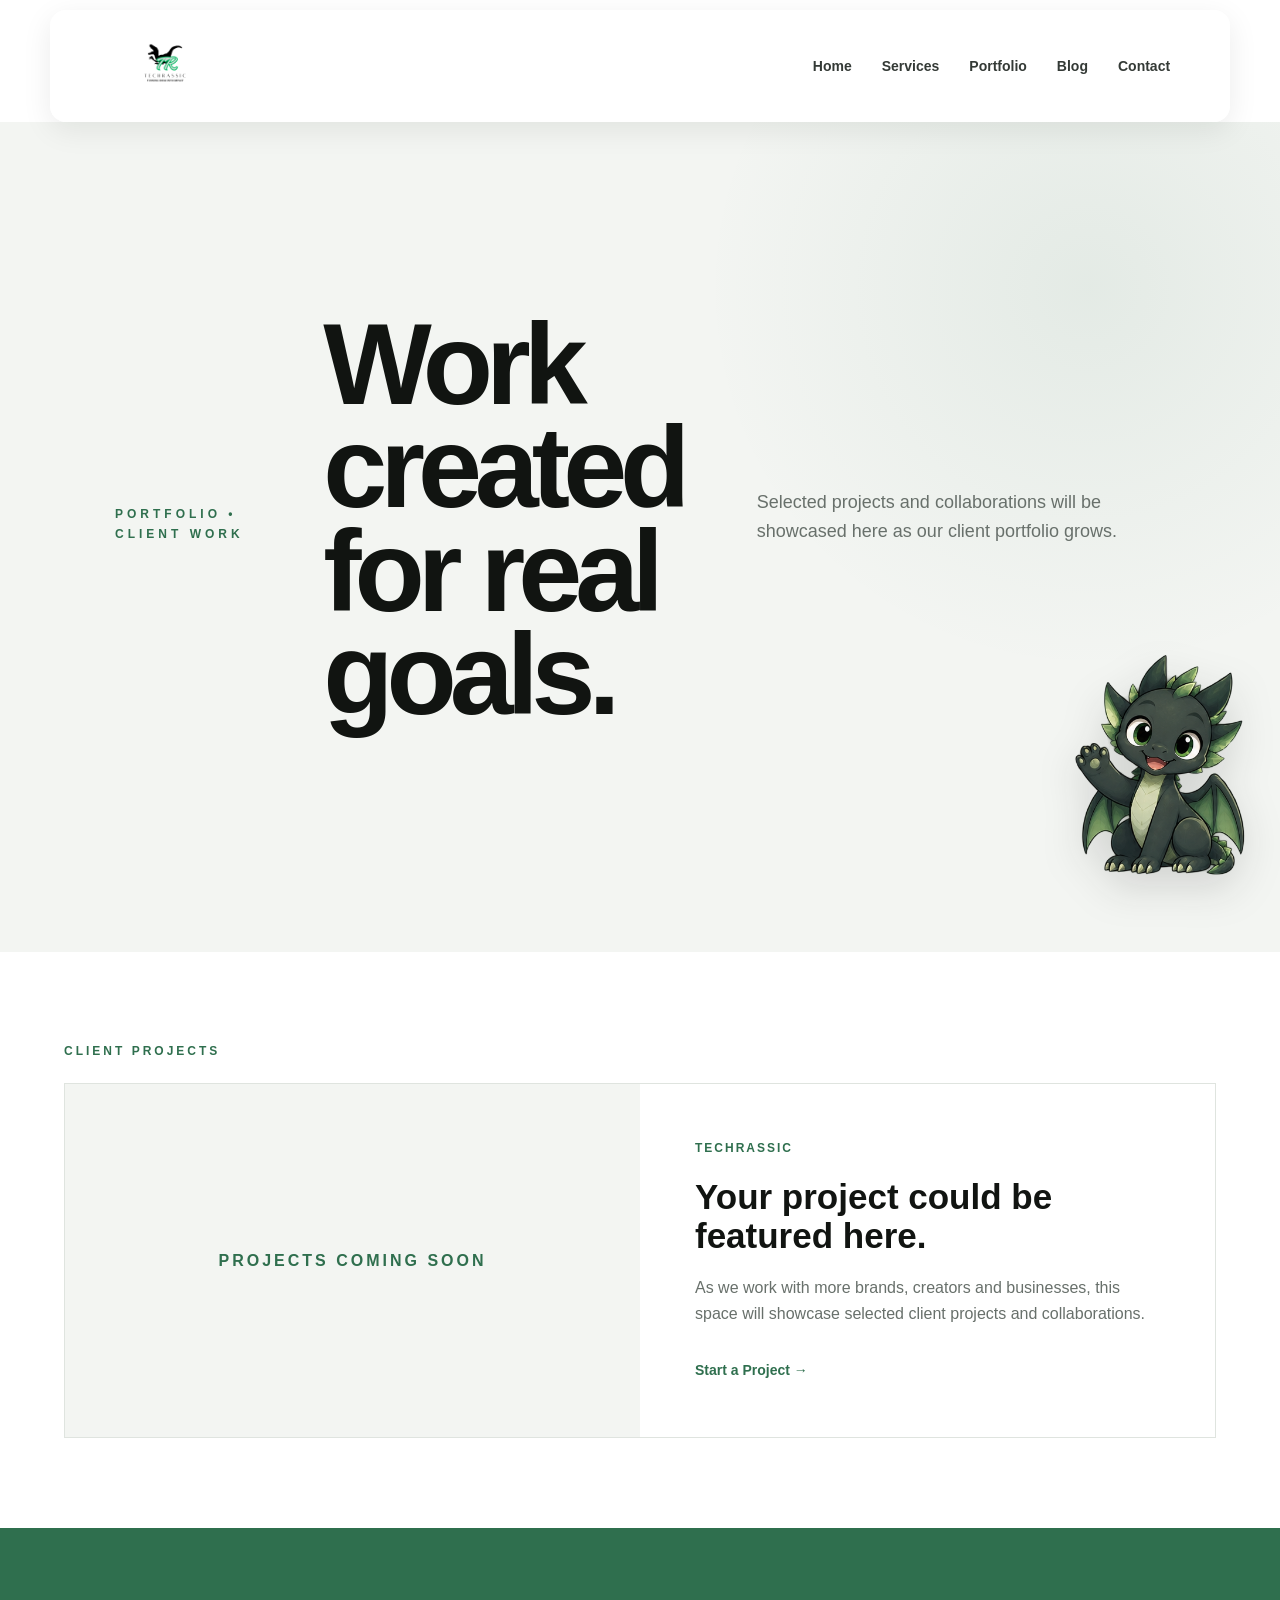
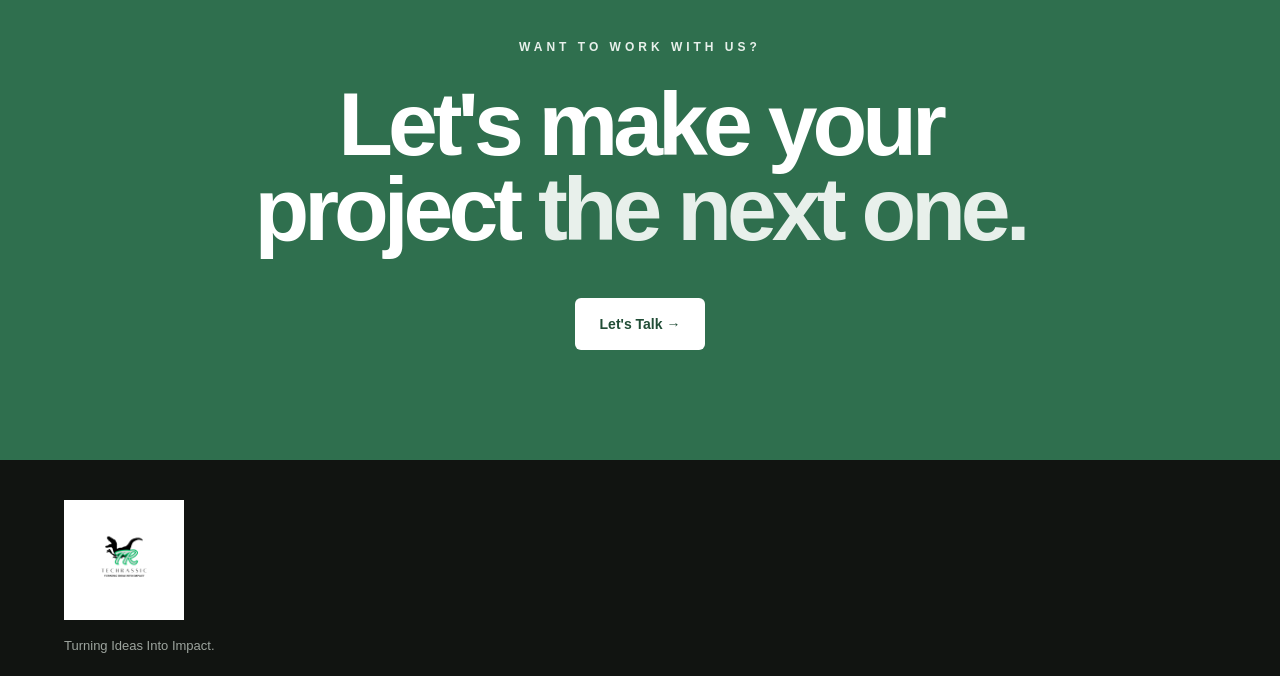
<file: portfolio/client-work.html>
<!DOCTYPE html>
<html lang="en">

<head>

    <meta charset="UTF-8">

    <meta name="viewport"
        content="width=device-width, initial-scale=1.0">

    <title>Client Work | TECHRASSIC</title>

    <link rel="stylesheet" href="../style.css">

</head>

<body>

    <!-- CLIENT PAGE MASCOT -->

<div class="page-mascot">

    <img
        src="../assets/mascot/poses/dragon-waving.png"
        alt="TECHRASSIC dragon mascot"
    >

    <div class="mascot-bubble">
        Let's see what we created together!
    </div>

</div>
    
    <header class="navbar">

        <div class="container nav-container">

            <a href="../index.html" class="logo">
                <img src="../assets/logo.png"
                    alt="TECHRASSIC Logo">
            </a>

            <nav class="nav-links">

                <a href="../index.html">Home</a>

                <a href="../index.html#services">
                    Services
                </a>

                <a href="index.html">
                    Portfolio
                </a>

                <a href="../blog/index.html">
                    Blog
                </a>

                <a href="../contact/index.html">
                    Contact
                </a>

            </nav>

        </div>

    </header>



    <main>

        <section class="hero">

            <div class="container hero-content">

                <p class="eyebrow">
                    PORTFOLIO • CLIENT WORK
                </p>

                <h1>
                    Work created<br>
                    for <span>real goals.</span>
                </h1>

                <p class="hero-text">
                    Selected projects and collaborations will
                    be showcased here as our client portfolio grows.
                </p>

            </div>

        </section>


        <section class="section">

            <div class="container">

                <div class="section-label">
                    CLIENT PROJECTS
                </div>

                <div class="blog-preview">

                    <div class="blog-placeholder">

                        <span>
                            PROJECTS COMING SOON
                        </span>

                    </div>


                    <div class="blog-content">

                        <p class="blog-tag">
                            TECHRASSIC
                        </p>

                        <h3>
                            Your project could
                            be featured here.
                        </h3>

                        <p>
                            As we work with more brands,
                            creators and businesses, this
                            space will showcase selected
                            client projects and collaborations.
                        </p>

                        <a href="../contact/index.html"
                            class="card-link">
                            Start a Project →
                        </a>

                    </div>

                </div>

            </div>

        </section>


        <section class="cta-section">

            <div class="container">

                <p class="eyebrow">
                    WANT TO WORK WITH US?
                </p>

                <h2>
                    Let's make your project
                    <span>the next one.</span>
                </h2>

                <a href="../contact/index.html"
                    class="btn btn-light">
                    Let's Talk →
                </a>

            </div>

        </section>

    </main>


    <footer>

        <div class="container footer-container">

            <div class="footer-brand">

                <img src="../assets/logo.png"
                    alt="TECHRASSIC Logo">

                <p>
                    Turning Ideas Into Impact.
                </p>

            </div>

        </div>

    </footer>

    <script src="../script.js"></script>

</body>

</html>
</file>
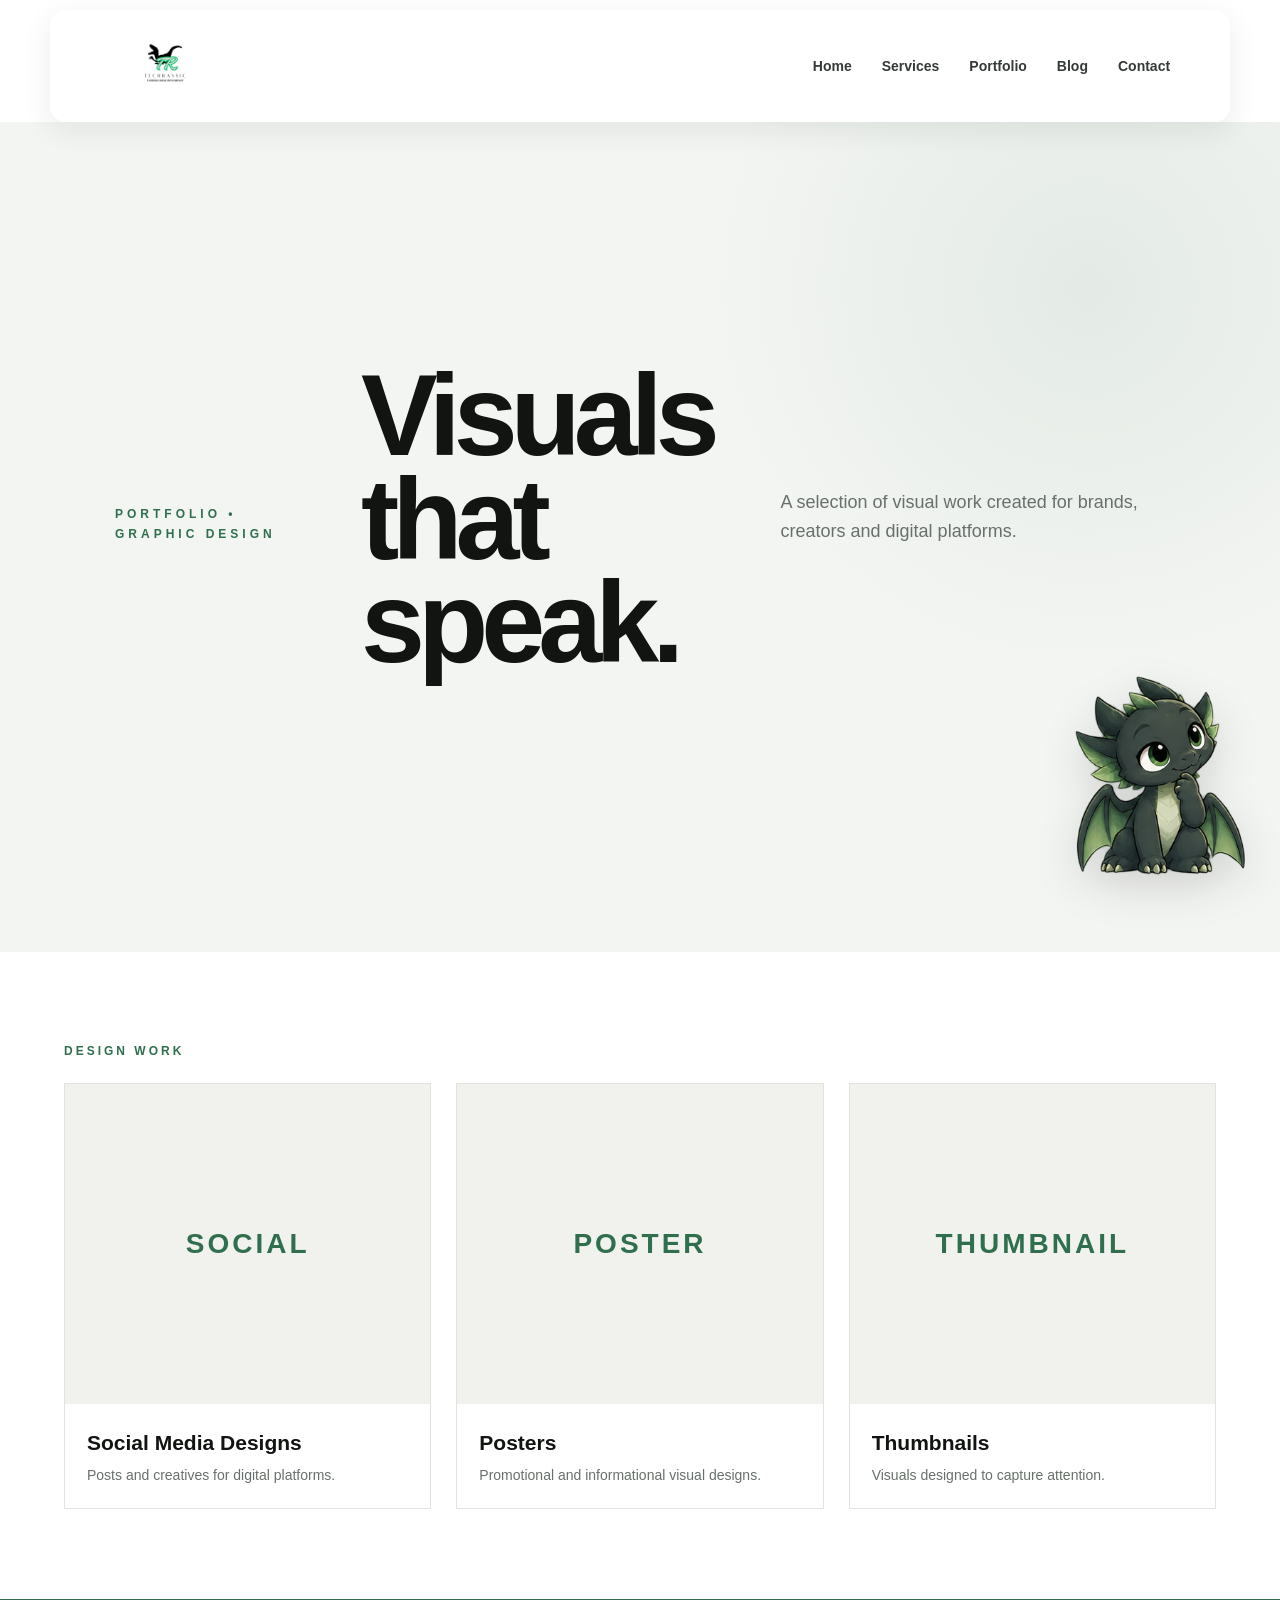
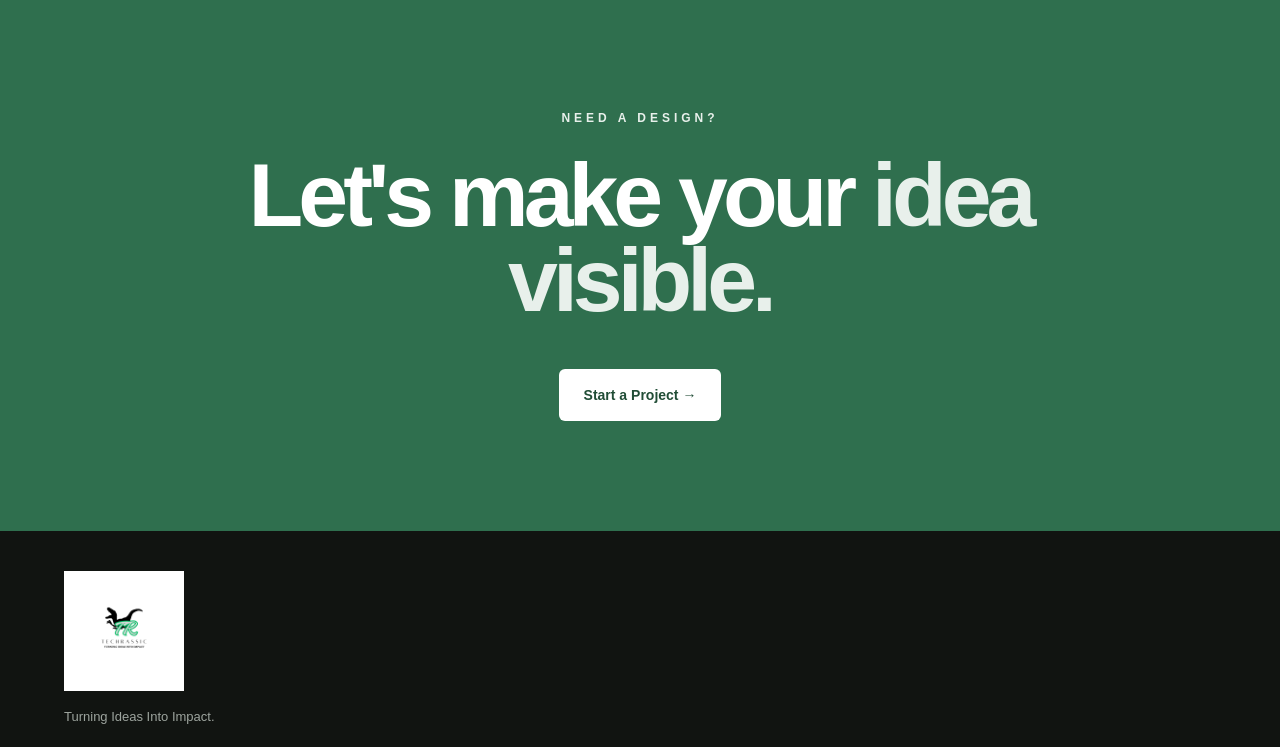
<file: portfolio/designs.html>
<!DOCTYPE html>
<html lang="en">

<head>

    <meta charset="UTF-8">
    <meta name="viewport"
        content="width=device-width, initial-scale=1.0">

    <title>Design Portfolio | TECHRASSIC</title>

    <link rel="stylesheet" href="../style.css">

</head>

<body>
    
<!-- DESIGN PORTFOLIO PAGE MASCOT  -->

<div class="page-mascot">

    <img
        src="../assets/mascot/poses/dragon-thinking.png"
        alt="TECHRASSIC dragon mascot"
    >

    <div class="mascot-bubble">
        Good design starts with a good idea!
    </div>

</div>

    <header class="navbar">

        <div class="container nav-container">

            <a href="../index.html" class="logo">
                <img src="../assets/logo.png"
                    alt="TECHRASSIC Logo">
            </a>

            <nav class="nav-links">

                <a href="../index.html">Home</a>

                <a href="../index.html#services">
                    Services
                </a>

                <a href="index.html">
                    Portfolio
                </a>

                <a href="../blog/index.html">
                    Blog
                </a>

                <a href="../contact/index.html">
                    Contact
                </a>

            </nav>

        </div>

    </header>

    <main>

        <section class="hero">

            <div class="container hero-content">

                <p class="eyebrow">
                    PORTFOLIO • GRAPHIC DESIGN
                </p>

                <h1>
                    Visuals that<br>
                    <span>speak.</span>
                </h1>

                <p class="hero-text">
                    A selection of visual work created for
                    brands, creators and digital platforms.
                </p>

            </div>

        </section>


        <section class="section">

            <div class="container">

                <div class="section-label">
                    DESIGN WORK
                </div>

                <div class="portfolio-grid">


                    <article class="portfolio-card">

                        <div class="portfolio-image design-bg">
                            <span>SOCIAL</span>
                        </div>

                        <div class="portfolio-info">

                            <h3>
                                Social Media Designs
                            </h3>

                            <p>
                                Posts and creatives for
                                digital platforms.
                            </p>

                        </div>

                    </article>


                    <article class="portfolio-card">

                        <div class="portfolio-image design-bg">
                            <span>POSTER</span>
                        </div>

                        <div class="portfolio-info">

                            <h3>
                                Posters
                            </h3>

                            <p>
                                Promotional and informational
                                visual designs.
                            </p>

                        </div>

                    </article>


                    <article class="portfolio-card">

                        <div class="portfolio-image design-bg">
                            <span>THUMBNAIL</span>
                        </div>

                        <div class="portfolio-info">

                            <h3>
                                Thumbnails
                            </h3>

                            <p>
                                Visuals designed to capture
                                attention.
                            </p>

                        </div>

                    </article>


                </div>

            </div>

        </section>


        <section class="cta-section">

            <div class="container">

                <p class="eyebrow">
                    NEED A DESIGN?
                </p>

                <h2>
                    Let's make your
                    <span>idea visible.</span>
                </h2>

                <a href="../contact/index.html"
                    class="btn btn-light">
                    Start a Project →
                </a>

            </div>

        </section>

    </main>


    <footer>

        <div class="container footer-container">

            <div class="footer-brand">

                <img src="../assets/logo.png"
                    alt="TECHRASSIC Logo">

                <p>
                    Turning Ideas Into Impact.
                </p>

            </div>

        </div>

    </footer>

    <script src="../script.js"></script>

</body>

</html>
</file>
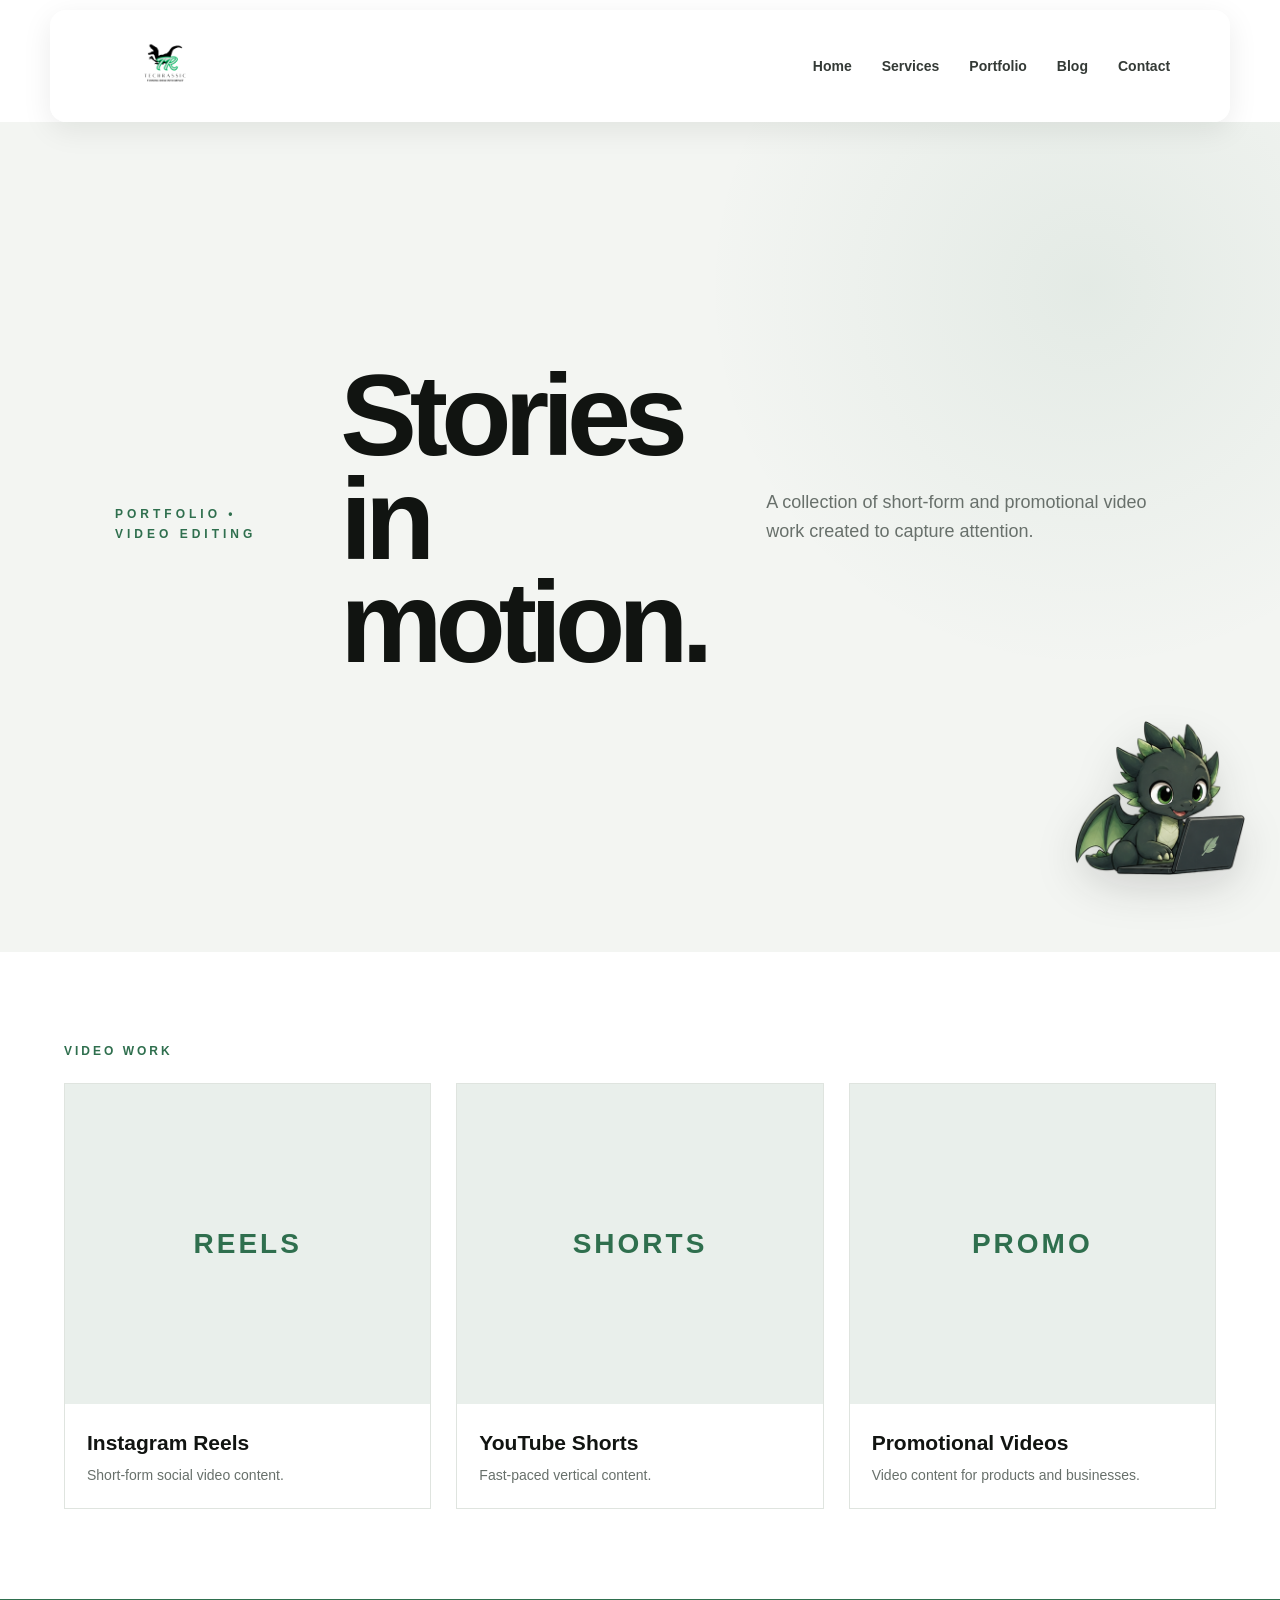
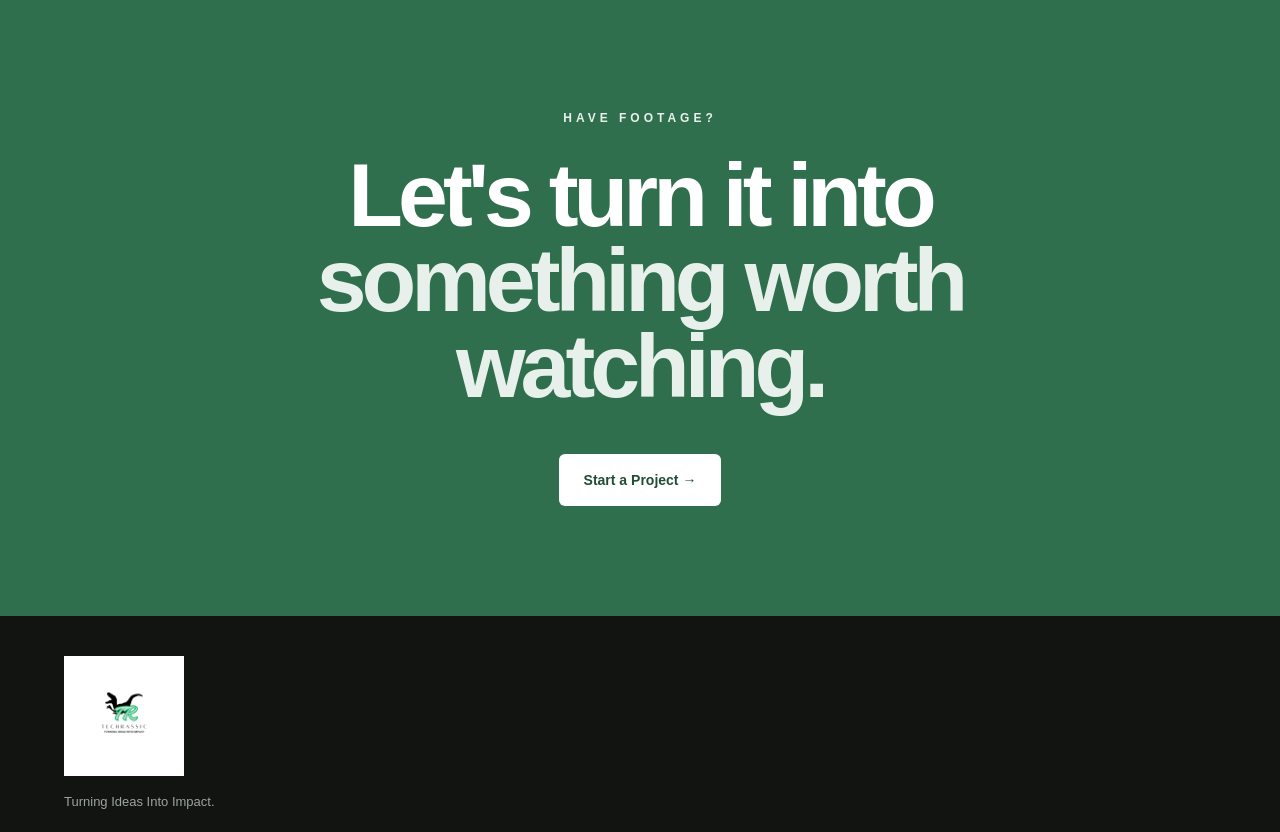
<file: portfolio/videos.html>
<!DOCTYPE html>
<html lang="en">

<head>

    <meta charset="UTF-8">

    <meta name="viewport"
        content="width=device-width, initial-scale=1.0">

    <title>Video Portfolio | TECHRASSIC</title>

    <link rel="stylesheet" href="../style.css">

</head>

<body>

    <!-- VIDEO PORTFOLIO PAGE MASCOT -->

<div class="page-mascot">

    <img
        src="../assets/mascot/poses/dragon-working.png"
        alt="TECHRASSIC dragon mascot"
    >

    <div class="mascot-bubble">
        Let's bring those stories to life!🎬
    </div>

</div>
    
    <header class="navbar">

        <div class="container nav-container">

            <a href="../index.html" class="logo">

                <img src="../assets/logo.png"
                    alt="TECHRASSIC Logo">

            </a>

            <nav class="nav-links">

                <a href="../index.html">
                    Home
                </a>

                <a href="../index.html#services">
                    Services
                </a>

                <a href="index.html">
                    Portfolio
                </a>

                <a href="../blog/index.html">
                    Blog
                </a>

                <a href="../contact/index.html">
                    Contact
                </a>

            </nav>

        </div>

    </header>


    <main>

        <section class="hero">

            <div class="container hero-content">

                <p class="eyebrow">
                    PORTFOLIO • VIDEO EDITING
                </p>

                <h1>
                    Stories in<br>
                    <span>motion.</span>
                </h1>

                <p class="hero-text">
                    A collection of short-form and promotional
                    video work created to capture attention.
                </p>

            </div>

        </section>


        <section class="section">

            <div class="container">

                <div class="section-label">
                    VIDEO WORK
                </div>

                <div class="portfolio-grid">


                    <article class="portfolio-card">

                        <div class="portfolio-image video-bg">
                            <span>REELS</span>
                        </div>

                        <div class="portfolio-info">

                            <h3>
                                Instagram Reels
                            </h3>

                            <p>
                                Short-form social video content.
                            </p>

                        </div>

                    </article>


                    <article class="portfolio-card">

                        <div class="portfolio-image video-bg">
                            <span>SHORTS</span>
                        </div>

                        <div class="portfolio-info">

                            <h3>
                                YouTube Shorts
                            </h3>

                            <p>
                                Fast-paced vertical content.
                            </p>

                        </div>

                    </article>


                    <article class="portfolio-card">

                        <div class="portfolio-image video-bg">
                            <span>PROMO</span>
                        </div>

                        <div class="portfolio-info">

                            <h3>
                                Promotional Videos
                            </h3>

                            <p>
                                Video content for products
                                and businesses.
                            </p>

                        </div>

                    </article>


                </div>

            </div>

        </section>


        <section class="cta-section">

            <div class="container">

                <p class="eyebrow">
                    HAVE FOOTAGE?
                </p>

                <h2>
                    Let's turn it into
                    <span>something worth watching.</span>
                </h2>

                <a href="../contact/index.html"
                    class="btn btn-light">
                    Start a Project →
                </a>

            </div>

        </section>

    </main>


    <footer>

        <div class="container footer-container">

            <div class="footer-brand">

                <img src="../assets/logo.png"
                    alt="TECHRASSIC Logo">

                <p>
                    Turning Ideas Into Impact.
                </p>

            </div>

        </div>

    </footer>

    <script src="../script.js"></script>
    
</body>

</html>
</file>
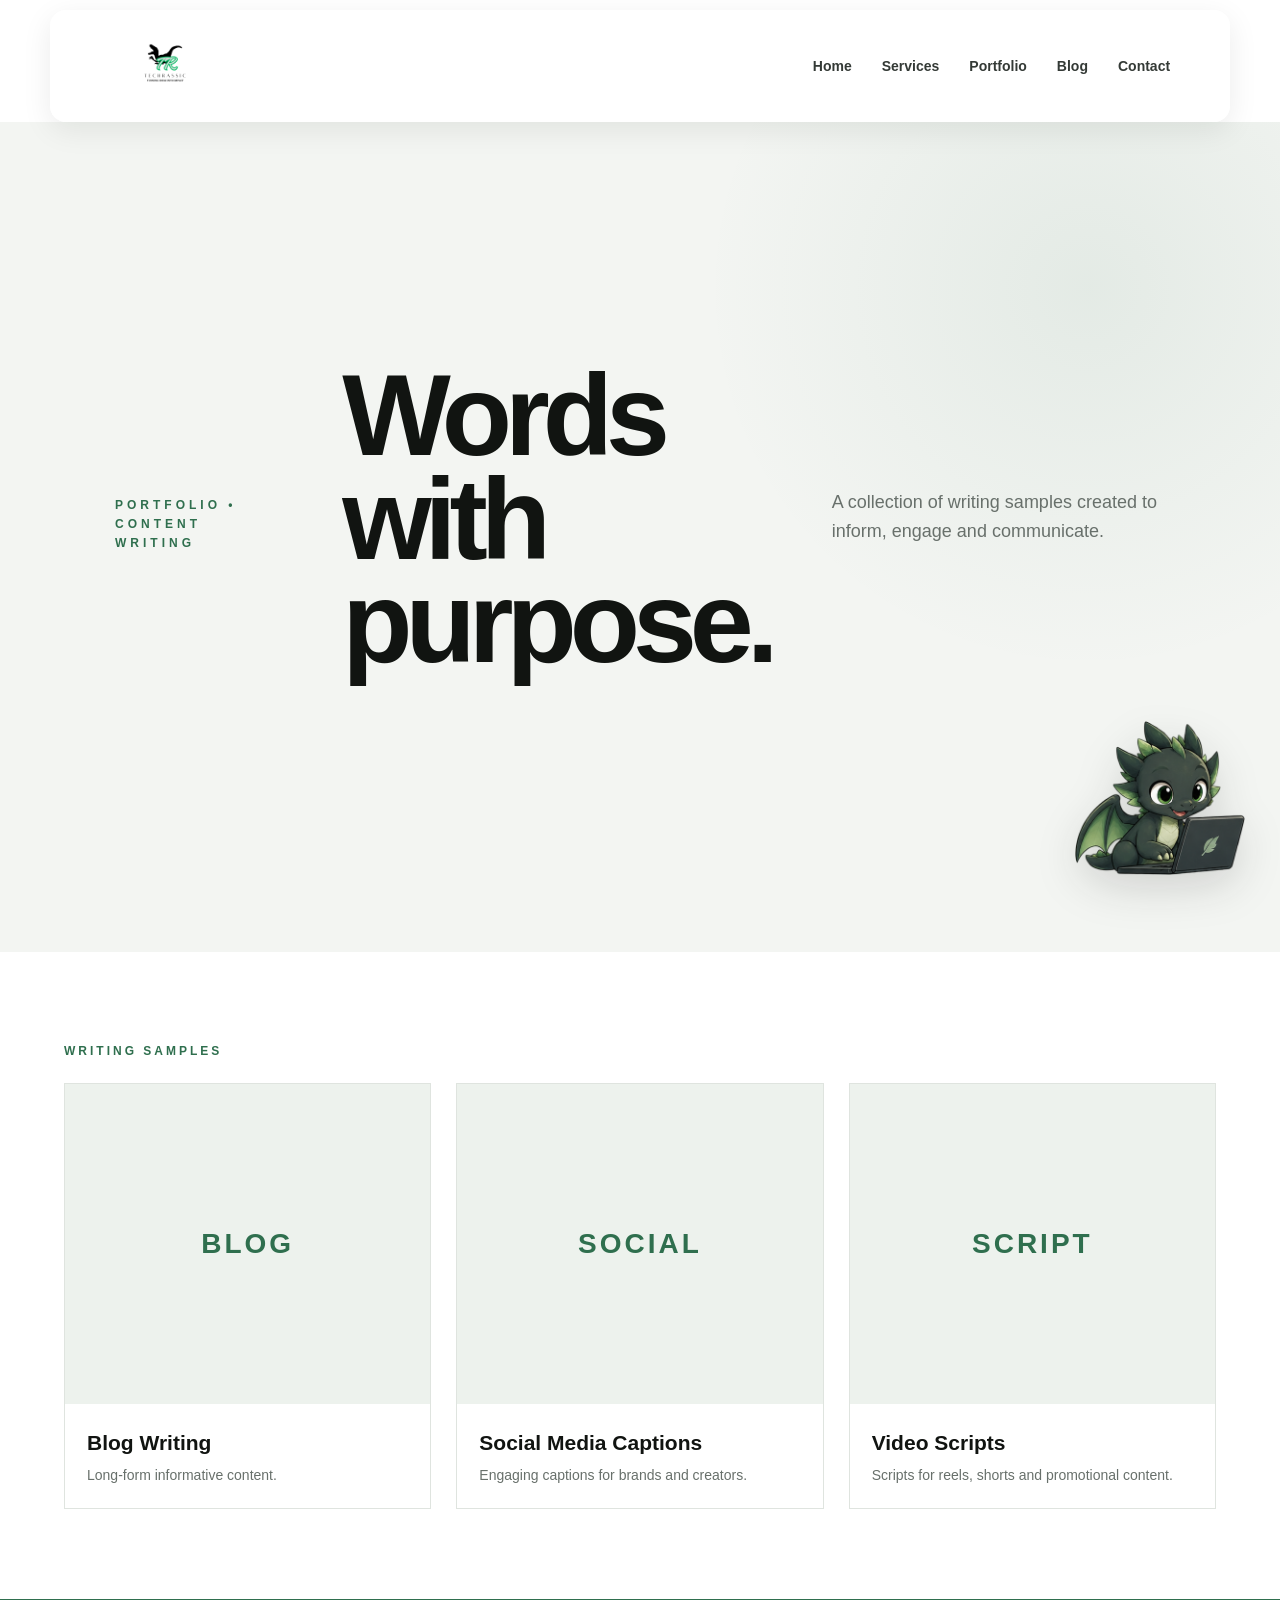
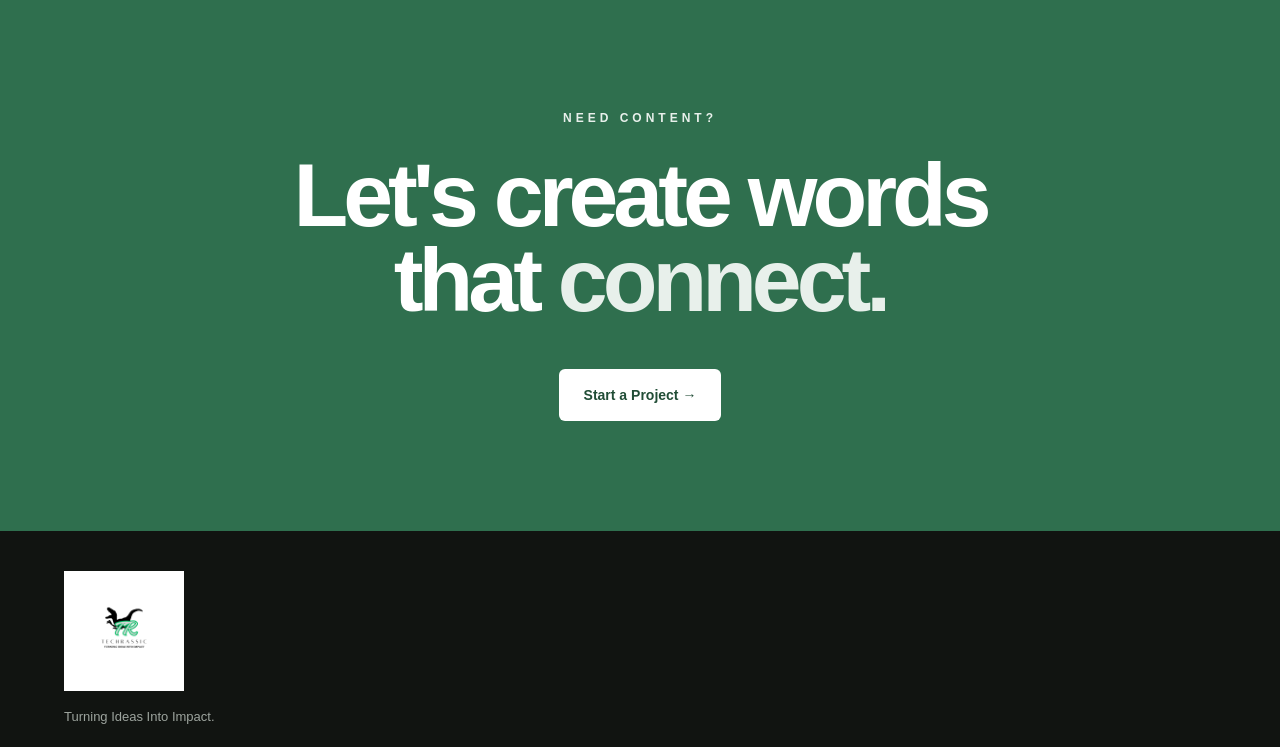
<file: portfolio/writing.html>
<!DOCTYPE html>
<html lang="en">

<head>

    <meta charset="UTF-8">
    <meta name="viewport"
        content="width=device-width, initial-scale=1.0">

    <title>Writing Portfolio | TECHRASSIC</title>

    <link rel="stylesheet" href="../style.css">

</head>

<body>

    <!-- WRITING PORTFOLIO PAGE MASCOT -->

<div class="page-mascot">

    <img
        src="../assets/mascot/poses/dragon-working.png"
        alt="TECHRASSIC dragon mascot"
    >

    <div class="mascot-bubble">
        Words can make an impact!✍️
    </div>

</div>
    <header class="navbar">

        <div class="container nav-container">

            <a href="../index.html" class="logo">
                <img src="../assets/logo.png"
                    alt="TECHRASSIC Logo">
            </a>

            <nav class="nav-links">

                <a href="../index.html">Home</a>

                <a href="../index.html#services">
                    Services
                </a>

                <a href="index.html">
                    Portfolio
                </a>

                <a href="../blog/index.html">
                    Blog
                </a>

                <a href="../contact/index.html">
                    Contact
                </a>

            </nav>

        </div>

    </header>


    <main>

        <section class="hero">

            <div class="container hero-content">

                <p class="eyebrow">
                    PORTFOLIO • CONTENT WRITING
                </p>

                <h1>
                    Words with<br>
                    <span>purpose.</span>
                </h1>

                <p class="hero-text">
                    A collection of writing samples created
                    to inform, engage and communicate.
                </p>

            </div>

        </section>


        <section class="section">

            <div class="container">

                <div class="section-label">
                    WRITING SAMPLES
                </div>

                <div class="portfolio-grid">

                    <article class="portfolio-card">

                        <div class="portfolio-image writing-bg">
                            <span>BLOG</span>
                        </div>

                        <div class="portfolio-info">

                            <h3>
                                Blog Writing
                            </h3>

                            <p>
                                Long-form informative content.
                            </p>

                        </div>

                    </article>


                    <article class="portfolio-card">

                        <div class="portfolio-image writing-bg">
                            <span>SOCIAL</span>
                        </div>

                        <div class="portfolio-info">

                            <h3>
                                Social Media Captions
                            </h3>

                            <p>
                                Engaging captions for brands
                                and creators.
                            </p>

                        </div>

                    </article>


                    <article class="portfolio-card">

                        <div class="portfolio-image writing-bg">
                            <span>SCRIPT</span>
                        </div>

                        <div class="portfolio-info">

                            <h3>
                                Video Scripts
                            </h3>

                            <p>
                                Scripts for reels, shorts
                                and promotional content.
                            </p>

                        </div>

                    </article>

                </div>

            </div>

        </section>


        <section class="cta-section">

            <div class="container">

                <p class="eyebrow">
                    NEED CONTENT?
                </p>

                <h2>
                    Let's create words
                    that <span>connect.</span>
                </h2>

                <a href="../contact/index.html"
                    class="btn btn-light">
                    Start a Project →
                </a>

            </div>

        </section>

    </main>


    <footer>

        <div class="container footer-container">

            <div class="footer-brand">

                <img src="../assets/logo.png"
                    alt="TECHRASSIC Logo">

                <p>
                    Turning Ideas Into Impact.
                </p>

            </div>

        </div>

    </footer>
    
<script src="../script.js"></script>
    
</body>

</html>
</file>
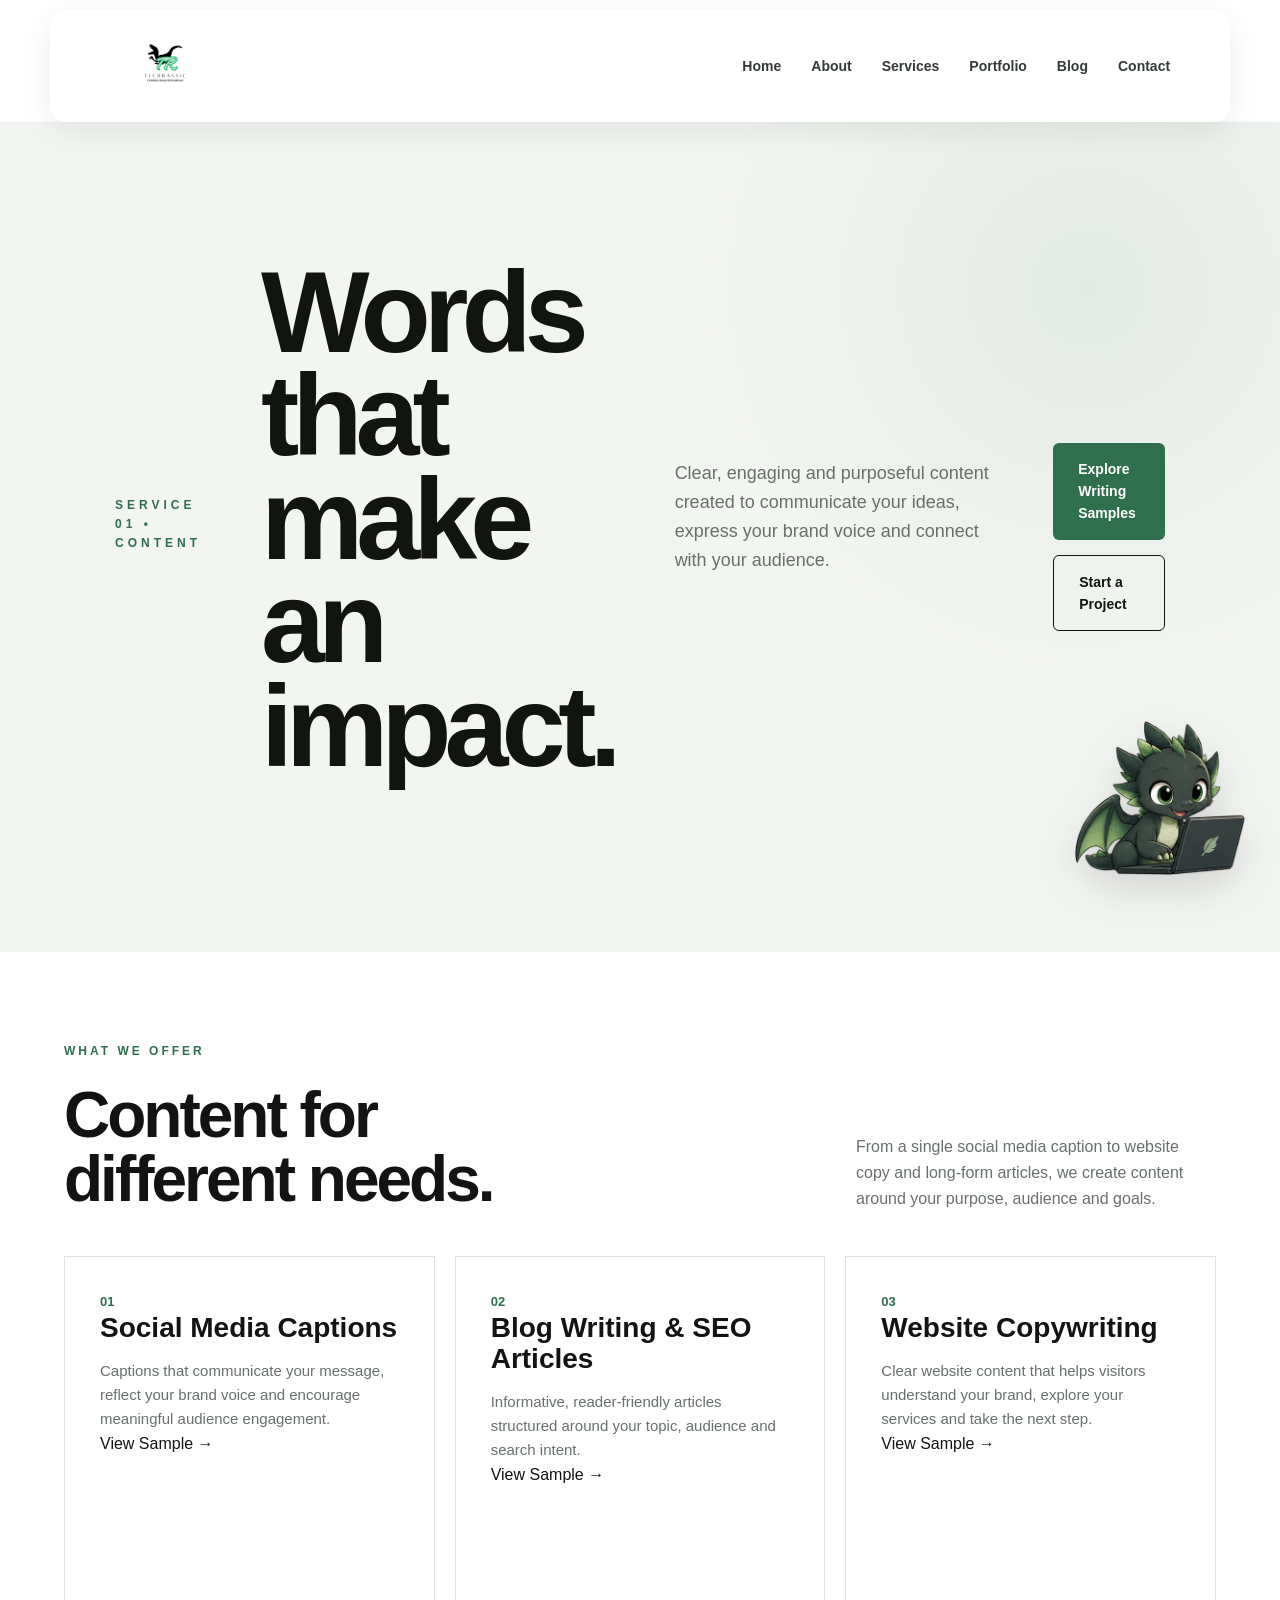
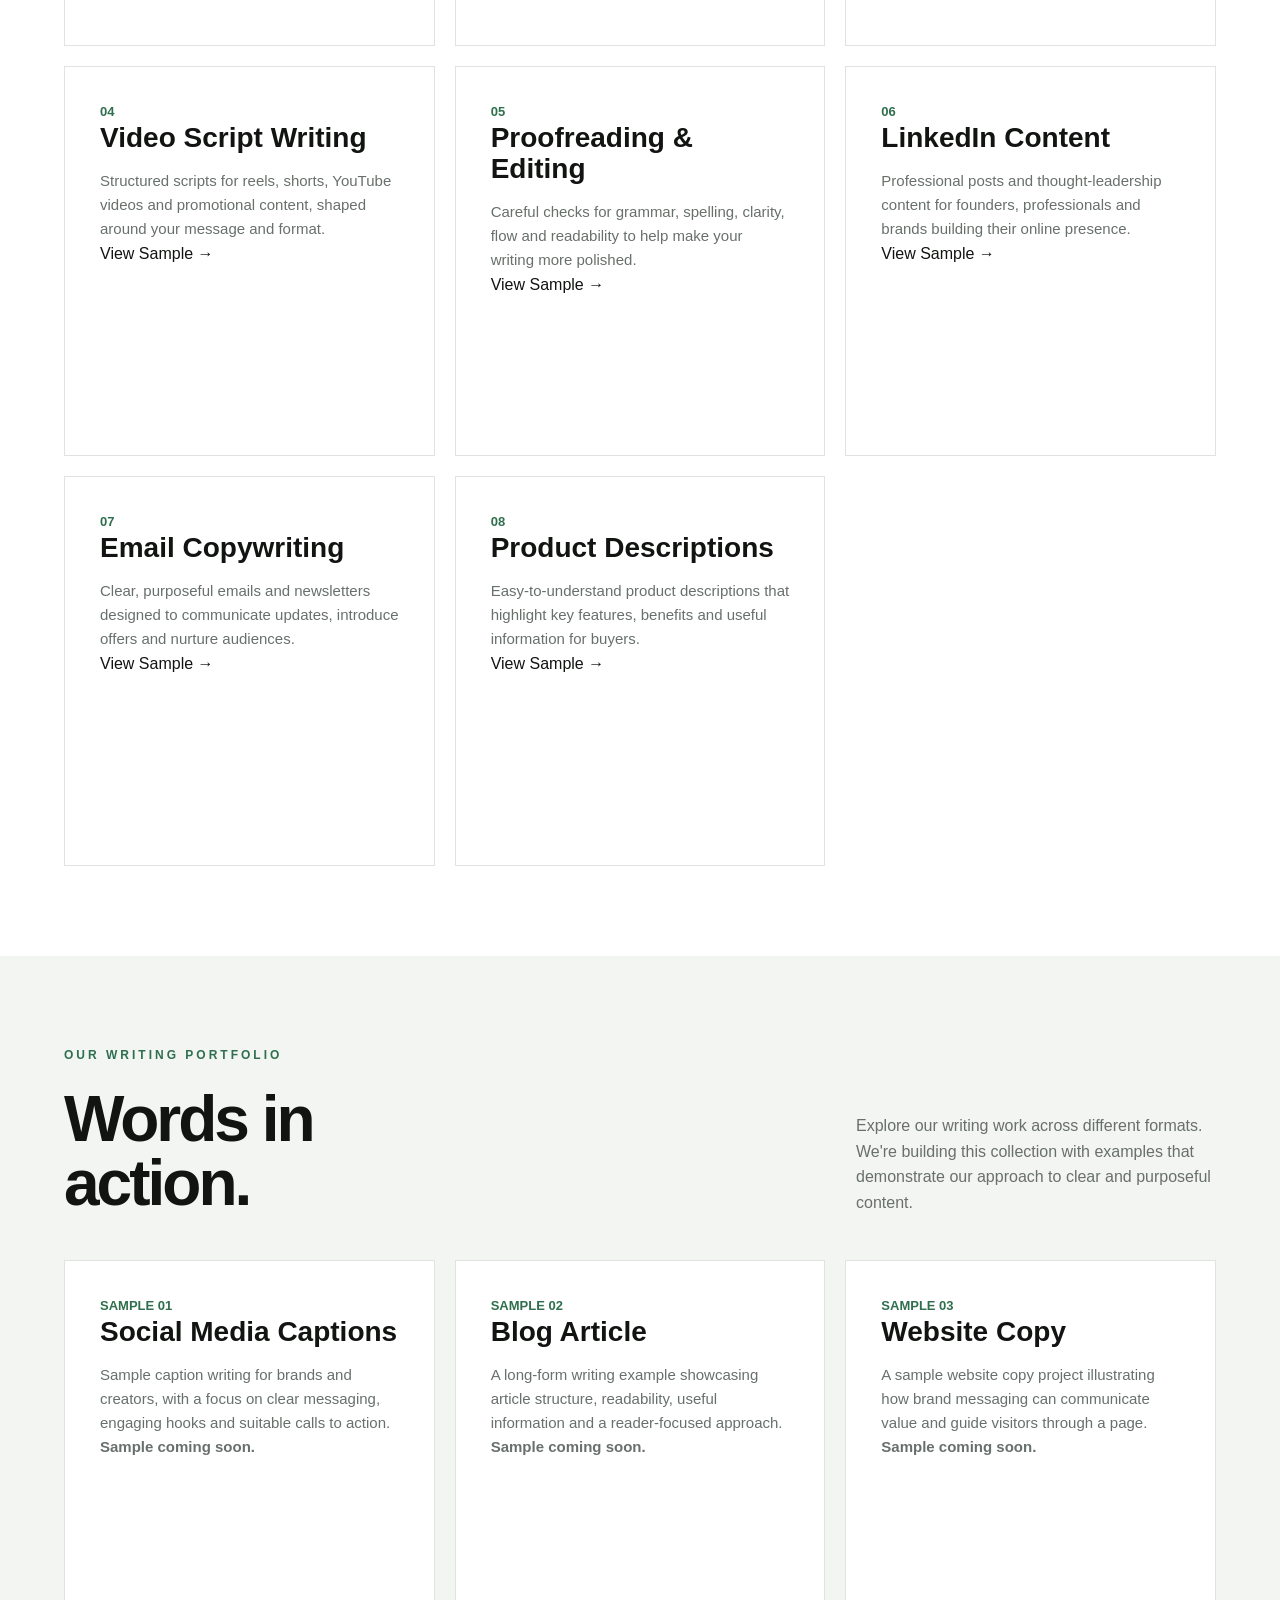
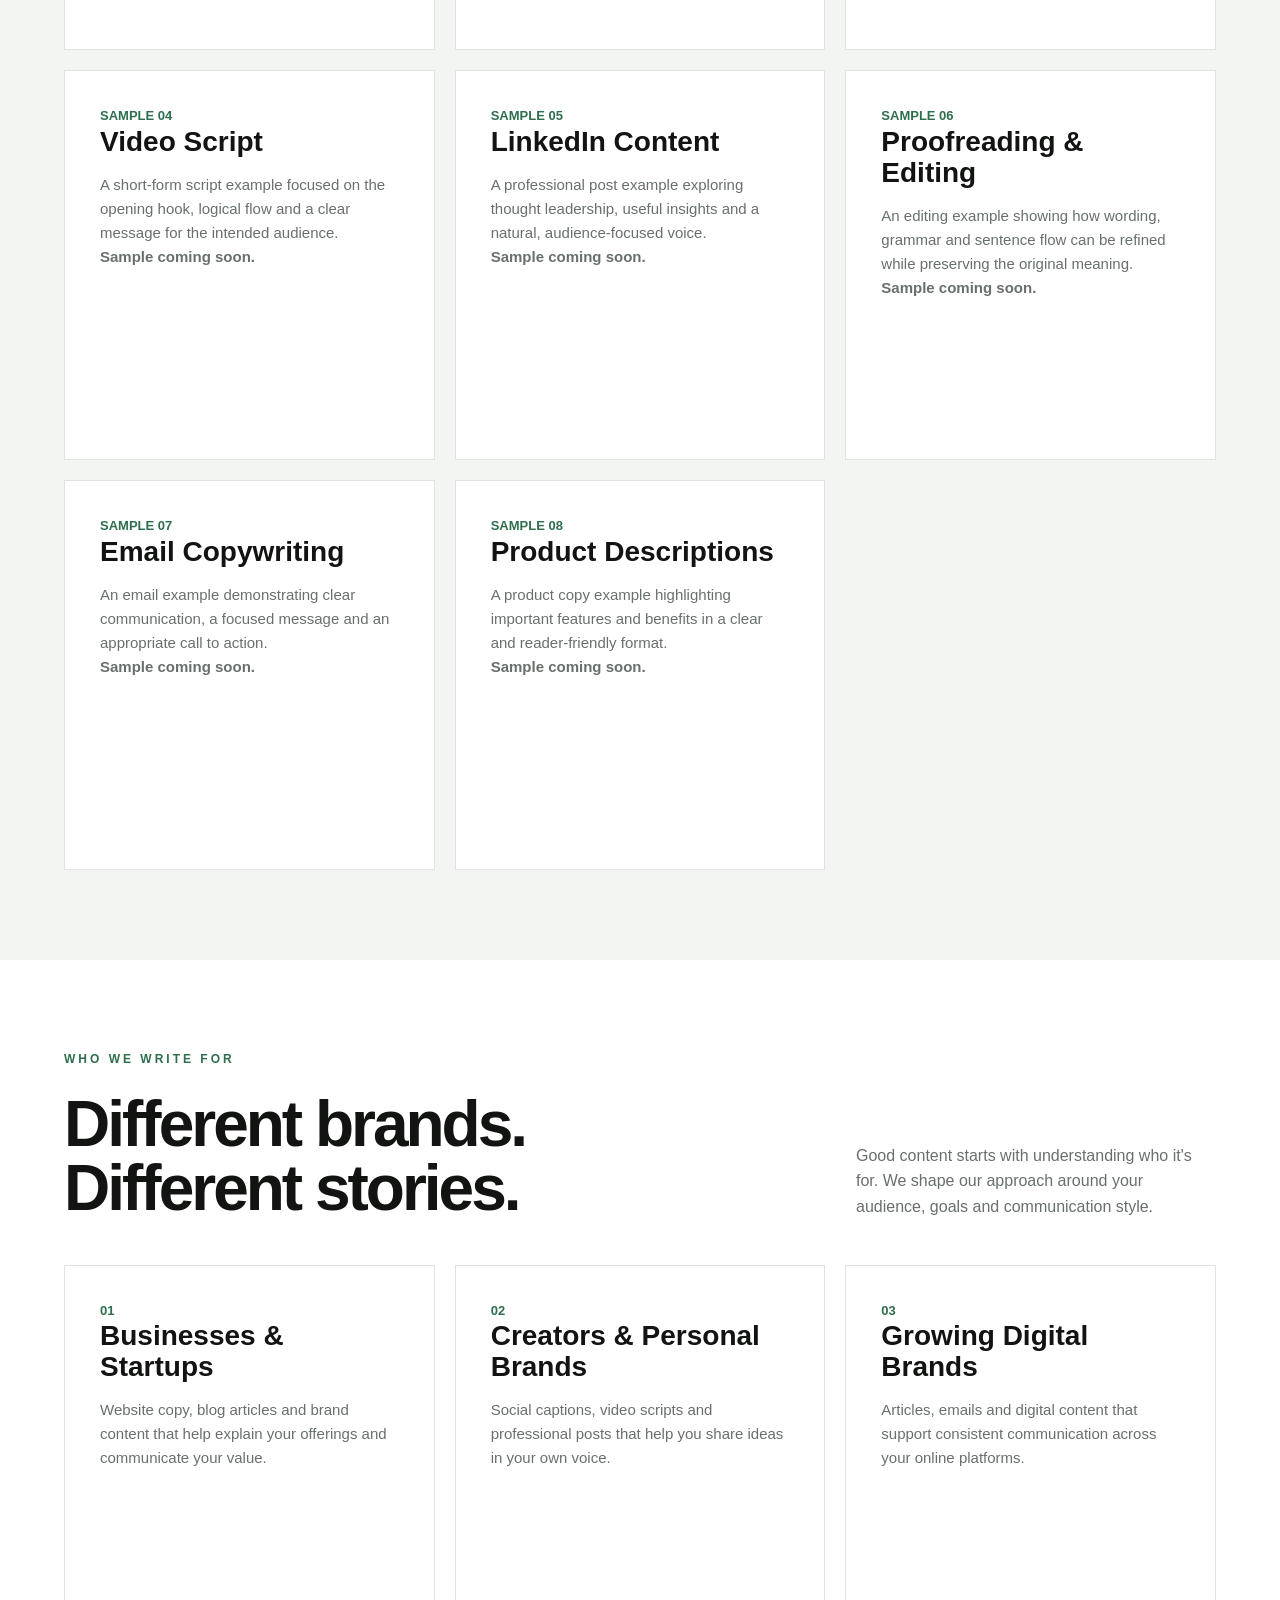
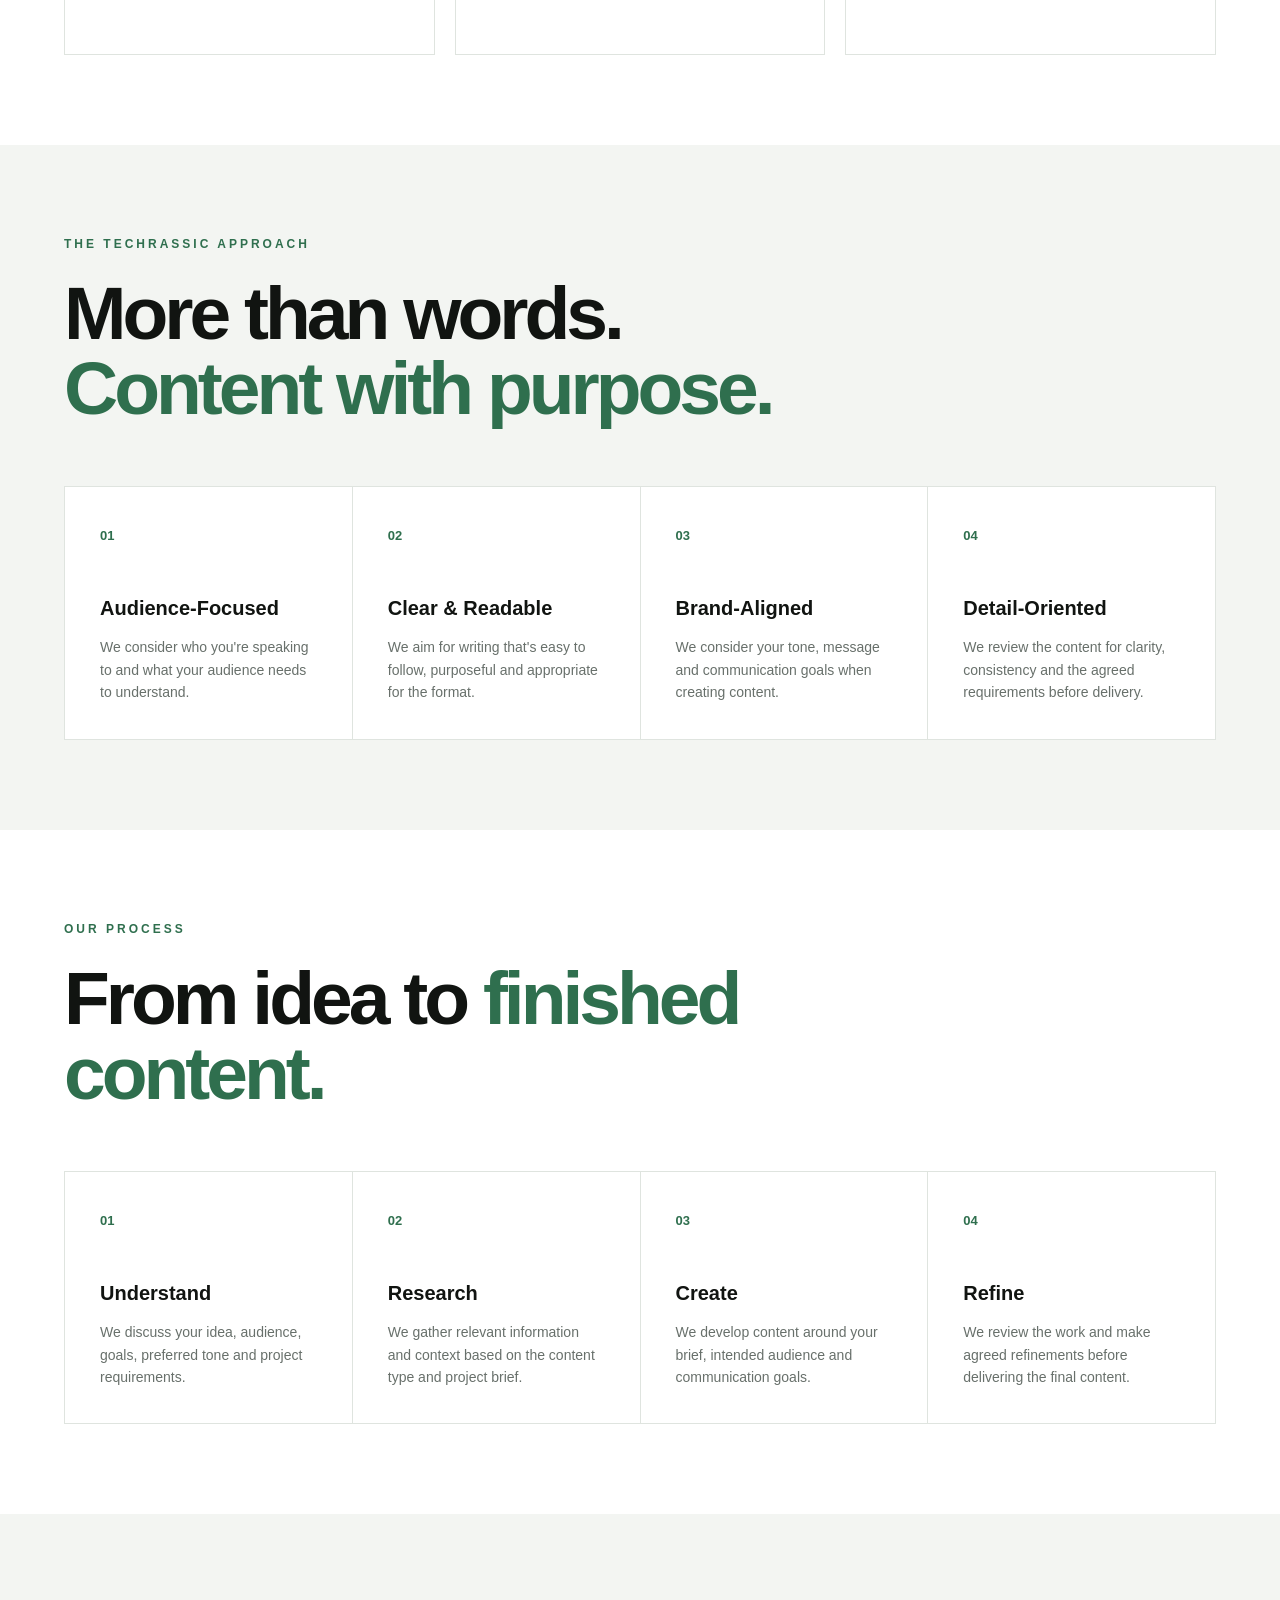
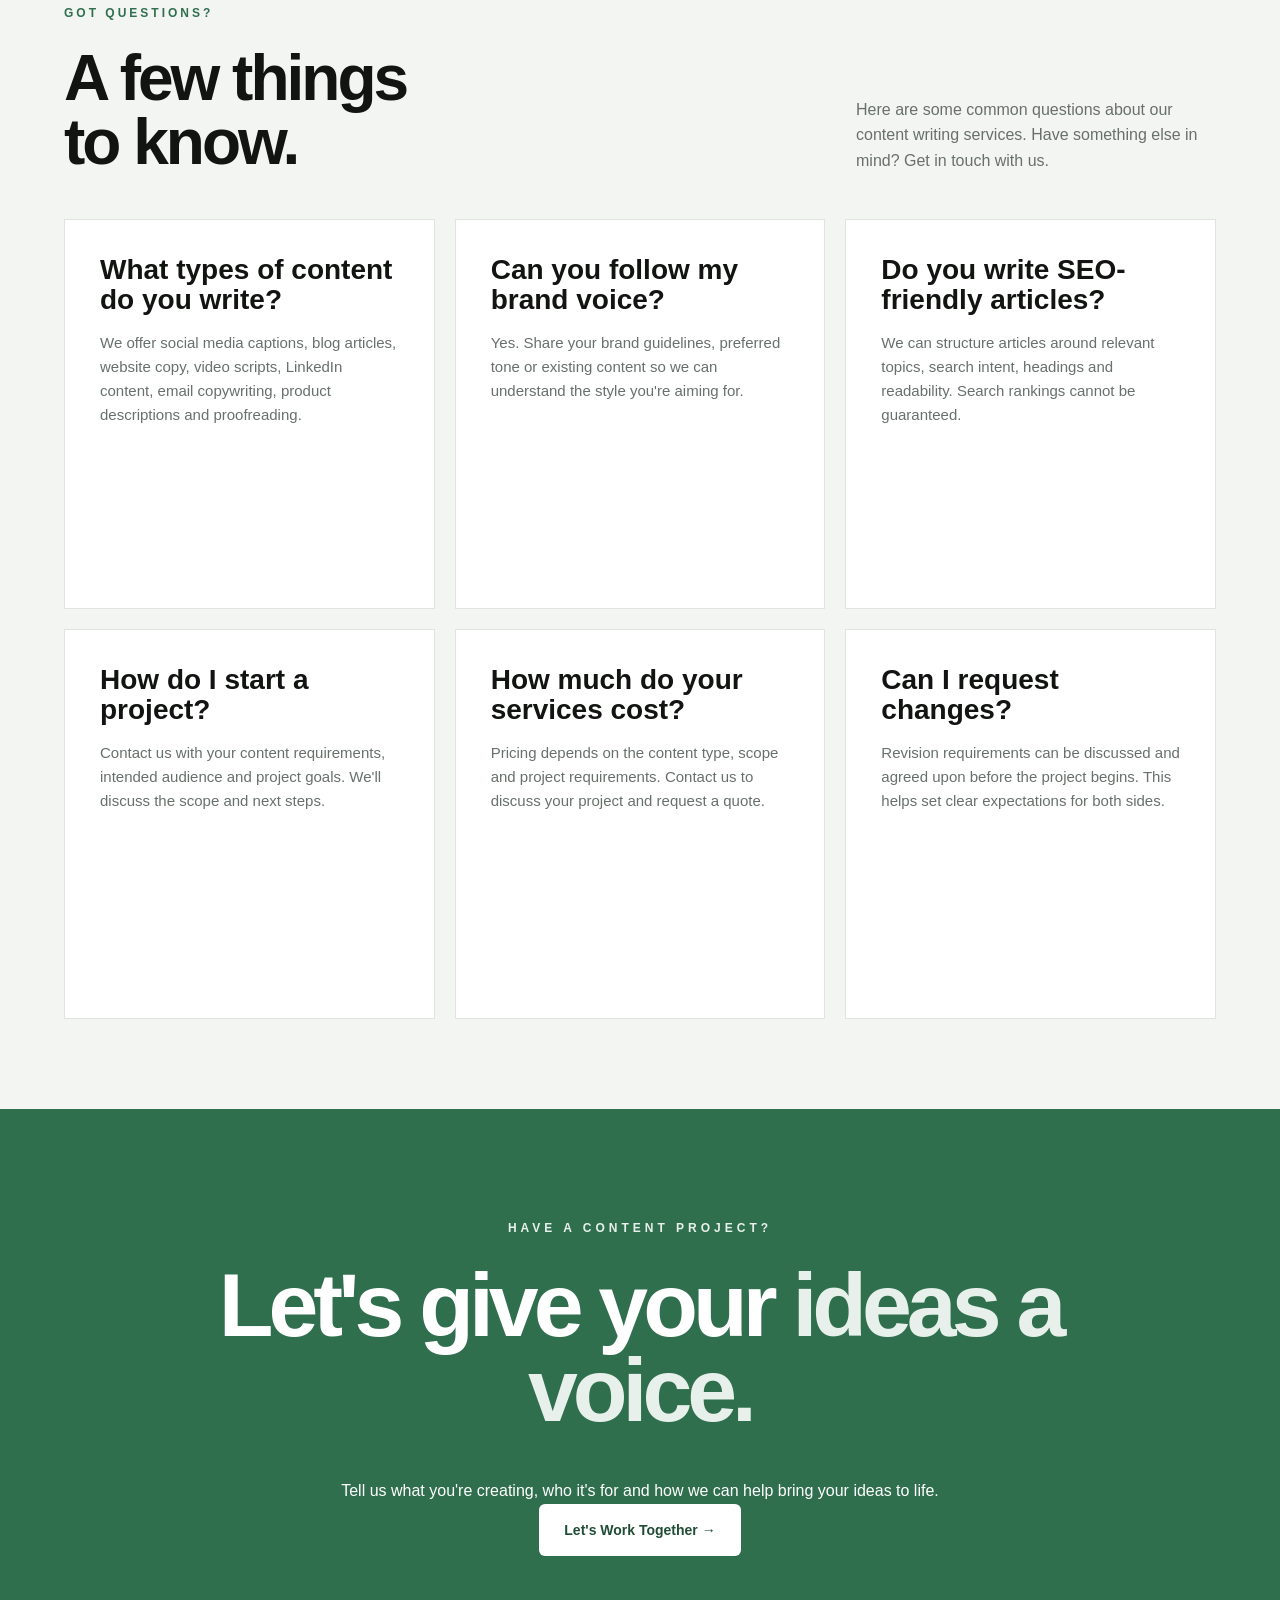
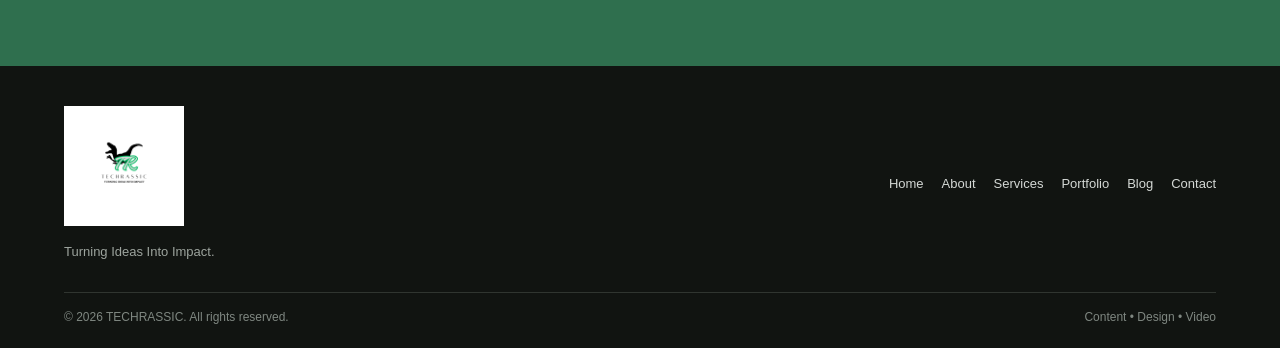
<file: services/content-writing.html>
<!DOCTYPE html>
<html lang="en">

<head>
    <meta charset="UTF-8">
    <meta name="viewport" content="width=device-width, initial-scale=1.0">

    <title>Content Writing Services | TECHRASSIC</title>

    <meta name="description"
        content="Explore TECHRASSIC content writing services, including social media captions, SEO blog writing, website copy, LinkedIn content, video scripts, email copywriting and proofreading.">

    <meta name="keywords"
        content="content writing services, blog writing, SEO content, website copywriting, social media captions, LinkedIn writing, TECHRASSIC">

    <link rel="stylesheet" href="../style.css">
</head>

<body>

    <!-- CONTENT WRITING PAGE MASCOT -->

    <div class="page-mascot">

        <img
            src="../assets/mascot/poses/dragon-working.png"
            alt="TECHRASSIC dragon mascot"
        >

        <div class="mascot-bubble">
            Let's make those words work! ✍️
        </div>

    </div>


    <!-- NAVBAR -->

    <header class="navbar">

        <div class="container nav-container">

            <a href="../index.html" class="logo">
                <img src="../assets/logo.png" alt="TECHRASSIC Logo">
            </a>

            <nav class="nav-links">
                <a href="../index.html">Home</a>
                <a href="../index.html#about">About</a>
                <a href="../index.html#services">Services</a>
                <a href="../portfolio/index.html">Portfolio</a>
                <a href="../blog/index.html">Blog</a>
                <a href="../contact/index.html">Contact</a>
            </nav>

        </div>

    </header>


    <main>

        <!-- HERO -->

        <section class="hero service-page-hero">

            <div class="container hero-content">

                <p class="eyebrow">
                    SERVICE 01 • CONTENT
                </p>

                <h1>
                    Words that<br>
                    <span>make an impact.</span>
                </h1>

                <p class="hero-text">
                    Clear, engaging and purposeful content created
                    to communicate your ideas, express your brand
                    voice and connect with your audience.
                </p>

                <div class="hero-buttons">

                    <a href="#writing-samples"
                        class="btn btn-primary">
                        Explore Writing Samples
                    </a>

                    <a href="../contact/index.html"
                        class="btn btn-outline">
                        Start a Project
                    </a>

                </div>

            </div>

        </section>


        <!-- WHAT WE OFFER -->

        <section class="section" id="writing-services">

            <div class="container">

                <div class="section-label">
                    WHAT WE OFFER
                </div>

                <div class="section-heading-row">

                    <h2>
                        Content for<br>
                        different needs.
                    </h2>

                    <p>
                        From a single social media caption to
                        website copy and long-form articles,
                        we create content around your purpose,
                        audience and goals.
                    </p>

                </div>


                <div class="services-grid">

                    <!-- SERVICE 01 -->

                    <div class="service-card">

                        <span class="card-number">01</span>

                        <h3>Social Media Captions</h3>

                        <p>
                            Captions that communicate your message,
                            reflect your brand voice and encourage
                            meaningful audience engagement.
                        </p>

                        <a href="#sample-social-captions">
                            View Sample →
                        </a>

                    </div>


                    <!-- SERVICE 02 -->

                    <div class="service-card">

                        <span class="card-number">02</span>

                        <h3>Blog Writing & SEO Articles</h3>

                        <p>
                            Informative, reader-friendly articles
                            structured around your topic, audience
                            and search intent.
                        </p>

                        <a href="#sample-blog-writing">
                            View Sample →
                        </a>

                    </div>


                    <!-- SERVICE 03 -->

                    <div class="service-card">

                        <span class="card-number">03</span>

                        <h3>Website Copywriting</h3>

                        <p>
                            Clear website content that helps visitors
                            understand your brand, explore your
                            services and take the next step.
                        </p>

                        <a href="#sample-website-copy">
                            View Sample →
                        </a>

                    </div>


                    <!-- SERVICE 04 -->

                    <div class="service-card">

                        <span class="card-number">04</span>

                        <h3>Video Script Writing</h3>

                        <p>
                            Structured scripts for reels, shorts,
                            YouTube videos and promotional content,
                            shaped around your message and format.
                        </p>

                        <a href="#sample-video-scripts">
                            View Sample →
                        </a>

                    </div>


                    <!-- SERVICE 05 -->

                    <div class="service-card">

                        <span class="card-number">05</span>

                        <h3>Proofreading & Editing</h3>

                        <p>
                            Careful checks for grammar, spelling,
                            clarity, flow and readability to help
                            make your writing more polished.
                        </p>

                        <a href="#sample-editing">
                            View Sample →
                        </a>

                    </div>


                    <!-- SERVICE 06 -->

                    <div class="service-card">

                        <span class="card-number">06</span>

                        <h3>LinkedIn Content</h3>

                        <p>
                            Professional posts and thought-leadership
                            content for founders, professionals and
                            brands building their online presence.
                        </p>

                        <a href="#sample-linkedin-content">
                            View Sample →
                        </a>

                    </div>


                    <!-- SERVICE 07 -->

                    <div class="service-card">

                        <span class="card-number">07</span>

                        <h3>Email Copywriting</h3>

                        <p>
                            Clear, purposeful emails and newsletters
                            designed to communicate updates,
                            introduce offers and nurture audiences.
                        </p>

                        <a href="#sample-email-copy">
                            View Sample →
                        </a>

                    </div>


                    <!-- SERVICE 08 -->

                    <div class="service-card">

                        <span class="card-number">08</span>

                        <h3>Product Descriptions</h3>

                        <p>
                            Easy-to-understand product descriptions
                            that highlight key features, benefits
                            and useful information for buyers.
                        </p>

                        <a href="#sample-product-descriptions">
                            View Sample →
                        </a>

                    </div>

                </div>

            </div>

        </section>


        <!-- WRITING PORTFOLIO -->

        <section class="section services-section"
            id="writing-samples">

            <div class="container">

                <div class="section-label">
                    OUR WRITING PORTFOLIO
                </div>

                <div class="section-heading-row">

                    <h2>
                        Words in<br>
                        action.
                    </h2>

                    <p>
                        Explore our writing work across different
                        formats. We're building this collection
                        with examples that demonstrate our approach
                        to clear and purposeful content.
                    </p>

                </div>


                <div class="services-grid">

                    <!-- SAMPLE 01 -->

                    <div class="service-card"
                        id="sample-social-captions">

                        <span class="card-number">SAMPLE 01</span>

                        <h3>Social Media Captions</h3>

                        <p>
                            Sample caption writing for brands and
                            creators, with a focus on clear messaging,
                            engaging hooks and suitable calls to action.
                        </p>

                        <p>
                            <strong>Sample coming soon.</strong>
                        </p>

                    </div>


                    <!-- SAMPLE 02 -->

                    <div class="service-card"
                        id="sample-blog-writing">

                        <span class="card-number">SAMPLE 02</span>

                        <h3>Blog Article</h3>

                        <p>
                            A long-form writing example showcasing
                            article structure, readability, useful
                            information and a reader-focused approach.
                        </p>

                        <p>
                            <strong>Sample coming soon.</strong>
                        </p>

                    </div>


                    <!-- SAMPLE 03 -->

                    <div class="service-card"
                        id="sample-website-copy">

                        <span class="card-number">SAMPLE 03</span>

                        <h3>Website Copy</h3>

                        <p>
                            A sample website copy project illustrating
                            how brand messaging can communicate value
                            and guide visitors through a page.
                        </p>

                        <p>
                            <strong>Sample coming soon.</strong>
                        </p>

                    </div>


                    <!-- SAMPLE 04 -->

                    <div class="service-card"
                        id="sample-video-scripts">

                        <span class="card-number">SAMPLE 04</span>

                        <h3>Video Script</h3>

                        <p>
                            A short-form script example focused on
                            the opening hook, logical flow and a
                            clear message for the intended audience.
                        </p>

                        <p>
                            <strong>Sample coming soon.</strong>
                        </p>

                    </div>


                    <!-- SAMPLE 05 -->

                    <div class="service-card"
                        id="sample-linkedin-content">

                        <span class="card-number">SAMPLE 05</span>

                        <h3>LinkedIn Content</h3>

                        <p>
                            A professional post example exploring
                            thought leadership, useful insights
                            and a natural, audience-focused voice.
                        </p>

                        <p>
                            <strong>Sample coming soon.</strong>
                        </p>

                    </div>


                    <!-- SAMPLE 06 -->

                    <div class="service-card"
                        id="sample-editing">

                        <span class="card-number">SAMPLE 06</span>

                        <h3>Proofreading & Editing</h3>

                        <p>
                            An editing example showing how wording,
                            grammar and sentence flow can be refined
                            while preserving the original meaning.
                        </p>

                        <p>
                            <strong>Sample coming soon.</strong>
                        </p>

                    </div>


                    <!-- SAMPLE 07 -->

                    <div class="service-card"
                        id="sample-email-copy">

                        <span class="card-number">SAMPLE 07</span>

                        <h3>Email Copywriting</h3>

                        <p>
                            An email example demonstrating clear
                            communication, a focused message and
                            an appropriate call to action.
                        </p>

                        <p>
                            <strong>Sample coming soon.</strong>
                        </p>

                    </div>


                    <!-- SAMPLE 08 -->

                    <div class="service-card"
                        id="sample-product-descriptions">

                        <span class="card-number">SAMPLE 08</span>

                        <h3>Product Descriptions</h3>

                        <p>
                            A product copy example highlighting
                            important features and benefits in a
                            clear and reader-friendly format.
                        </p>

                        <p>
                            <strong>Sample coming soon.</strong>
                        </p>

                    </div>

                </div>

            </div>

        </section>


        <!-- WHO WE WRITE FOR -->

        <section class="section">

            <div class="container">

                <div class="section-label">
                    WHO WE WRITE FOR
                </div>

                <div class="section-heading-row">

                    <h2>
                        Different brands.<br>
                        Different stories.
                    </h2>

                    <p>
                        Good content starts with understanding
                        who it's for. We shape our approach around
                        your audience, goals and communication style.
                    </p>

                </div>


                <div class="services-grid">

                    <div class="service-card">

                        <span class="card-number">01</span>

                        <h3>Businesses & Startups</h3>

                        <p>
                            Website copy, blog articles and brand
                            content that help explain your offerings
                            and communicate your value.
                        </p>

                    </div>


                    <div class="service-card">

                        <span class="card-number">02</span>

                        <h3>Creators & Personal Brands</h3>

                        <p>
                            Social captions, video scripts and
                            professional posts that help you share
                            ideas in your own voice.
                        </p>

                    </div>


                    <div class="service-card">

                        <span class="card-number">03</span>

                        <h3>Growing Digital Brands</h3>

                        <p>
                            Articles, emails and digital content
                            that support consistent communication
                            across your online platforms.
                        </p>

                    </div>

                </div>

            </div>

        </section>


        <!-- WHAT YOU CAN EXPECT -->

        <section class="section services-section">

            <div class="container">

                <div class="section-label">
                    THE TECHRASSIC APPROACH
                </div>

                <h2 class="why-heading">
                    More than words.<br>
                    <span>Content with purpose.</span>
                </h2>


                <div class="why-grid">

                    <div class="why-item">

                        <strong>01</strong>

                        <h3>Audience-Focused</h3>

                        <p>
                            We consider who you're speaking to
                            and what your audience needs to understand.
                        </p>

                    </div>


                    <div class="why-item">

                        <strong>02</strong>

                        <h3>Clear & Readable</h3>

                        <p>
                            We aim for writing that's easy to follow,
                            purposeful and appropriate for the format.
                        </p>

                    </div>


                    <div class="why-item">

                        <strong>03</strong>

                        <h3>Brand-Aligned</h3>

                        <p>
                            We consider your tone, message and
                            communication goals when creating content.
                        </p>

                    </div>


                    <div class="why-item">

                        <strong>04</strong>

                        <h3>Detail-Oriented</h3>

                        <p>
                            We review the content for clarity,
                            consistency and the agreed requirements
                            before delivery.
                        </p>

                    </div>

                </div>

            </div>

        </section>


        <!-- OUR PROCESS -->

        <section class="section">

            <div class="container">

                <div class="section-label">
                    OUR PROCESS
                </div>

                <h2 class="why-heading">
                    From idea to
                    <span>finished content.</span>
                </h2>


                <div class="why-grid">

                    <div class="why-item">

                        <strong>01</strong>

                        <h3>Understand</h3>

                        <p>
                            We discuss your idea, audience, goals,
                            preferred tone and project requirements.
                        </p>

                    </div>


                    <div class="why-item">

                        <strong>02</strong>

                        <h3>Research</h3>

                        <p>
                            We gather relevant information and
                            context based on the content type
                            and project brief.
                        </p>

                    </div>


                    <div class="why-item">

                        <strong>03</strong>

                        <h3>Create</h3>

                        <p>
                            We develop content around your brief,
                            intended audience and communication goals.
                        </p>

                    </div>


                    <div class="why-item">

                        <strong>04</strong>

                        <h3>Refine</h3>

                        <p>
                            We review the work and make agreed
                            refinements before delivering the
                            final content.
                        </p>

                    </div>

                </div>

            </div>

        </section>


        <!-- FREQUENTLY ASKED QUESTIONS -->

        <section class="section services-section"
            id="content-writing-faq">

            <div class="container">

                <div class="section-label">
                    GOT QUESTIONS?
                </div>

                <div class="section-heading-row">

                    <h2>
                        A few things<br>
                        to know.
                    </h2>

                    <p>
                        Here are some common questions about our
                        content writing services. Have something
                        else in mind? Get in touch with us.
                    </p>

                </div>


                <div class="services-grid">

                    <div class="service-card">

                        <h3>What types of content do you write?</h3>

                        <p>
                            We offer social media captions, blog
                            articles, website copy, video scripts,
                            LinkedIn content, email copywriting,
                            product descriptions and proofreading.
                        </p>

                    </div>


                    <div class="service-card">

                        <h3>Can you follow my brand voice?</h3>

                        <p>
                            Yes. Share your brand guidelines,
                            preferred tone or existing content
                            so we can understand the style you're
                            aiming for.
                        </p>

                    </div>


                    <div class="service-card">

                        <h3>Do you write SEO-friendly articles?</h3>

                        <p>
                            We can structure articles around relevant
                            topics, search intent, headings and
                            readability. Search rankings cannot
                            be guaranteed.
                        </p>

                    </div>


                    <div class="service-card">

                        <h3>How do I start a project?</h3>

                        <p>
                            Contact us with your content requirements,
                            intended audience and project goals.
                            We'll discuss the scope and next steps.
                        </p>

                    </div>


                    <div class="service-card">

                        <h3>How much do your services cost?</h3>

                        <p>
                            Pricing depends on the content type,
                            scope and project requirements.
                            Contact us to discuss your project
                            and request a quote.
                        </p>

                    </div>


                    <div class="service-card">

                        <h3>Can I request changes?</h3>

                        <p>
                            Revision requirements can be discussed
                            and agreed upon before the project begins.
                            This helps set clear expectations
                            for both sides.
                        </p>

                    </div>

                </div>

            </div>

        </section>


        <!-- CTA -->

        <section class="cta-section">

            <div class="container">

                <p class="eyebrow">
                    HAVE A CONTENT PROJECT?
                </p>

                <h2>
                    Let's give your
                    <span>ideas a voice.</span>
                </h2>

                <p>
                    Tell us what you're creating, who it's for
                    and how we can help bring your ideas to life.
                </p>

                <a href="../contact/index.html"
                    class="btn btn-light">
                    Let's Work Together →
                </a>

            </div>

        </section>

    </main>


    <!-- FOOTER -->

    <footer>

        <div class="container footer-container">

            <div class="footer-brand">

                <img src="../assets/logo.png"
                    alt="TECHRASSIC Logo">

                <p>
                    Turning Ideas Into Impact.
                </p>

            </div>


            <div class="footer-links">

                <a href="../index.html">Home</a>

                <a href="../index.html#about">About</a>

                <a href="../index.html#services">Services</a>

                <a href="../portfolio/index.html">Portfolio</a>

                <a href="../blog/index.html">Blog</a>

                <a href="../contact/index.html">Contact</a>

            </div>

        </div>


        <div class="container footer-bottom">

            <p>
                © 2026 TECHRASSIC. All rights reserved.
            </p>

            <p>
                Content • Design • Video
            </p>

        </div>

    </footer>


    <script src="../script.js"></script>

</body>

</html>
</file>
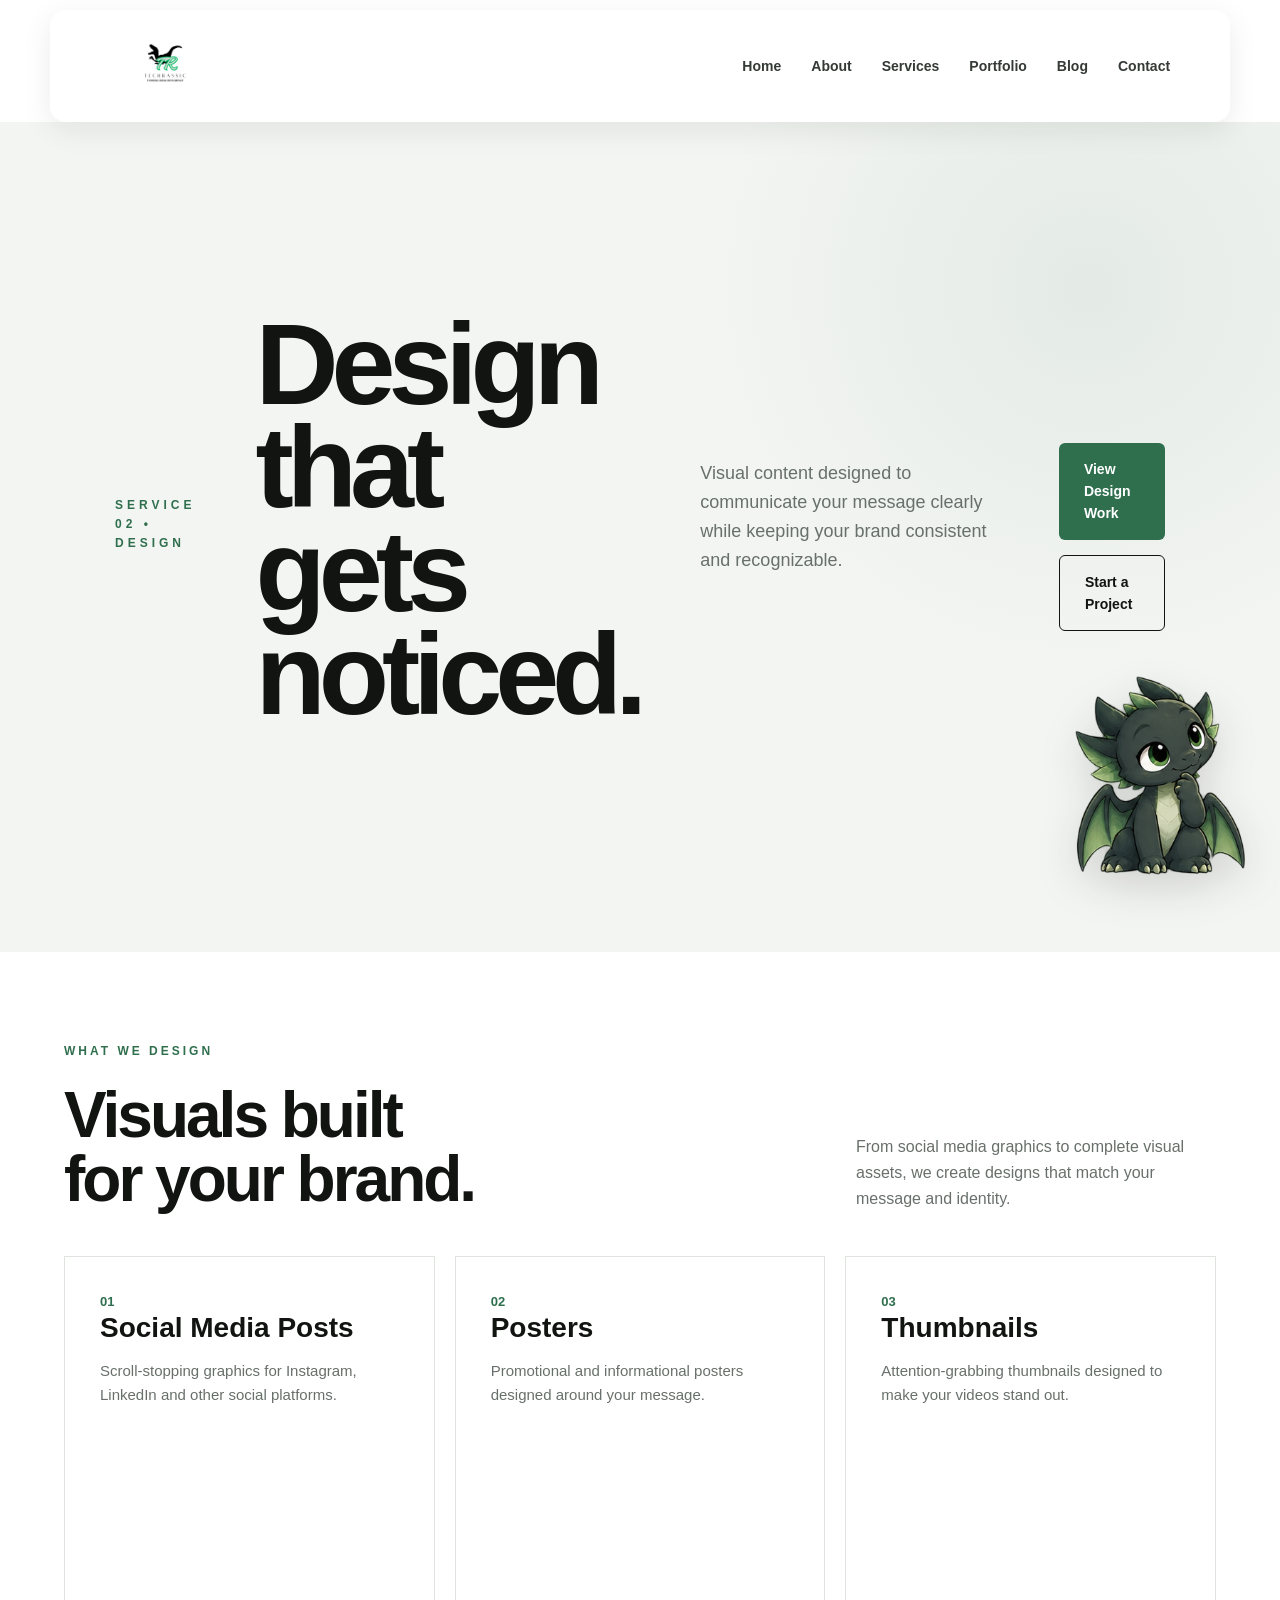
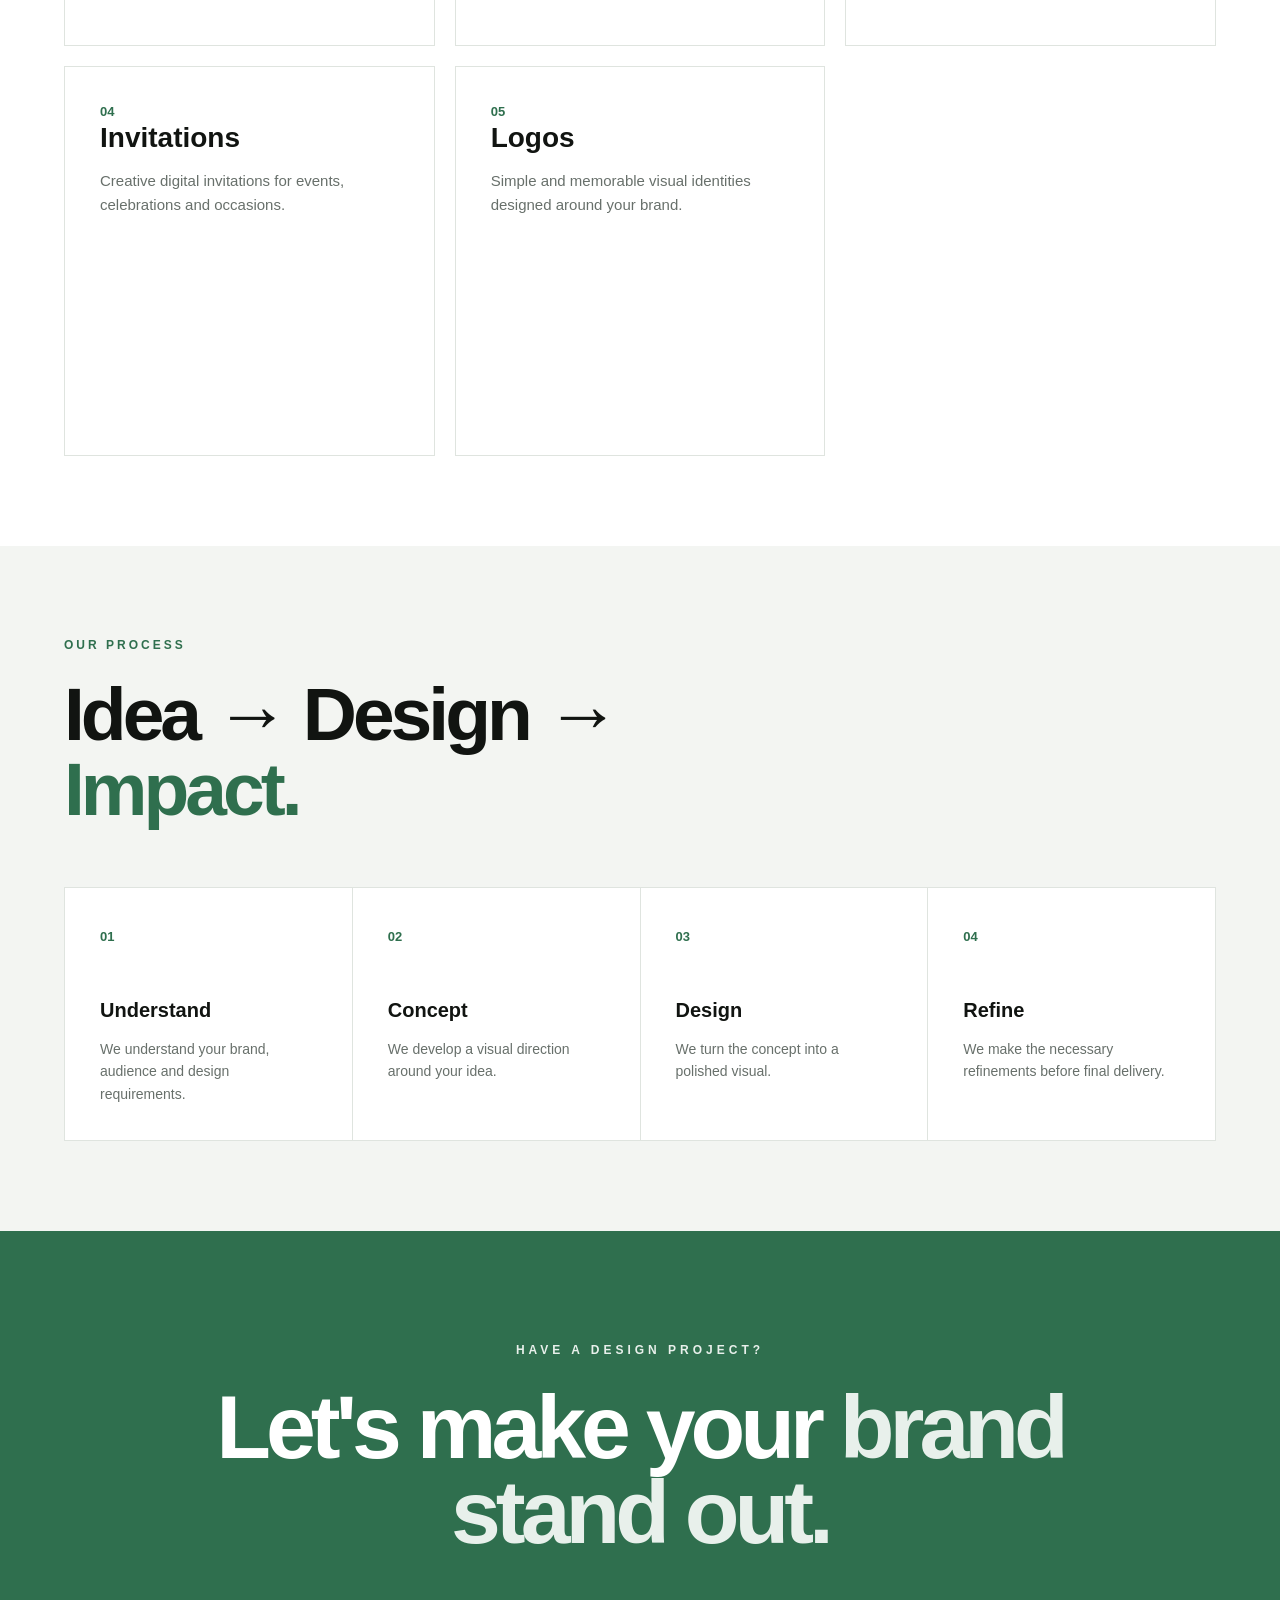
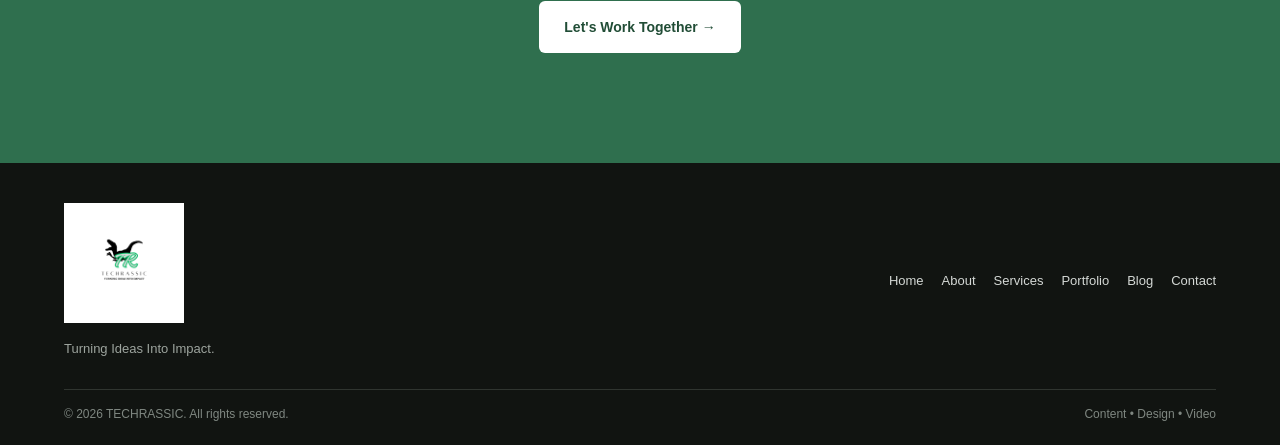
<file: services/graphic-design.html>
<!DOCTYPE html>
<html lang="en">

<head>

    <meta charset="UTF-8">
    <meta name="viewport"
        content="width=device-width, initial-scale=1.0">

    <title>Graphic Design | TECHRASSIC</title>

    <meta name="description"
        content="Graphic design services by TECHRASSIC including social media posts, posters, thumbnails, invitations and logos.">

    <link rel="stylesheet" href="../style.css">

</head>

<body>

    <!-- GRAPHIC DESIGN PAGE MASCOT -->

<div class="page-mascot">

    <img
        src="../assets/mascot/poses/dragon-thinking.png"
        alt="TECHRASSIC dragon mascot"
    >

    <div class="mascot-bubble">
        Let's create something awesome!🎨
    </div>

</div>

    <!-- NAVBAR -->

    <header class="navbar">

        <div class="container nav-container">

            <a href="../index.html" class="logo">
                <img src="../assets/logo.png"
                    alt="TECHRASSIC Logo">
            </a>

            <nav class="nav-links">

                <a href="../index.html">Home</a>

                <a href="../index.html#about">
                    About
                </a>

                <a href="../index.html#services">
                    Services
                </a>

                <a href="../portfolio/index.html">
                    Portfolio
                </a>

                <a href="../blog/index.html">
                    Blog
                </a>

                <a href="../contact/index.html">
                    Contact
                </a>

            </nav>

        </div>

    </header>


    <main>


        <!-- HERO -->

        <section class="hero">

            <div class="container hero-content">

                <p class="eyebrow">
                    SERVICE 02 • DESIGN
                </p>

                <h1>
                    Design that<br>
                    <span>gets noticed.</span>
                </h1>

                <p class="hero-text">
                    Visual content designed to communicate your
                    message clearly while keeping your brand
                    consistent and recognizable.
                </p>

                <div class="hero-buttons">

                    <a href="../portfolio/designs.html"
                        class="btn btn-primary">
                        View Design Work
                    </a>

                    <a href="../contact/index.html"
                        class="btn btn-outline">
                        Start a Project
                    </a>

                </div>

            </div>

        </section>


        <!-- SERVICES -->

        <section class="section">

            <div class="container">

                <div class="section-label">
                    WHAT WE DESIGN
                </div>

                <div class="section-heading-row">

                    <h2>
                        Visuals built<br>
                        for your brand.
                    </h2>

                    <p>
                        From social media graphics to complete
                        visual assets, we create designs that
                        match your message and identity.
                    </p>

                </div>


                <div class="services-grid">


                    <div class="service-card">

                        <span class="card-number">
                            01
                        </span>

                        <h3>
                            Social Media Posts
                        </h3>

                        <p>
                            Scroll-stopping graphics for Instagram,
                            LinkedIn and other social platforms.
                        </p>

                    </div>


                    <div class="service-card">

                        <span class="card-number">
                            02
                        </span>

                        <h3>
                            Posters
                        </h3>

                        <p>
                            Promotional and informational posters
                            designed around your message.
                        </p>

                    </div>


                    <div class="service-card">

                        <span class="card-number">
                            03
                        </span>

                        <h3>
                            Thumbnails
                        </h3>

                        <p>
                            Attention-grabbing thumbnails designed
                            to make your videos stand out.
                        </p>

                    </div>


                    <div class="service-card">

                        <span class="card-number">
                            04
                        </span>

                        <h3>
                            Invitations
                        </h3>

                        <p>
                            Creative digital invitations for
                            events, celebrations and occasions.
                        </p>

                    </div>


                    <div class="service-card">

                        <span class="card-number">
                            05
                        </span>

                        <h3>
                            Logos
                        </h3>

                        <p>
                            Simple and memorable visual identities
                            designed around your brand.
                        </p>

                    </div>


                </div>

            </div>

        </section>


        <!-- DESIGN PROCESS -->

        <section class="section services-section">

            <div class="container">

                <div class="section-label">
                    OUR PROCESS
                </div>

                <h2 class="why-heading">
                    Idea → Design →
                    <span>Impact.</span>
                </h2>


                <div class="why-grid">


                    <div class="why-item">

                        <strong>01</strong>

                        <h3>
                            Understand
                        </h3>

                        <p>
                            We understand your brand,
                            audience and design requirements.
                        </p>

                    </div>


                    <div class="why-item">

                        <strong>02</strong>

                        <h3>
                            Concept
                        </h3>

                        <p>
                            We develop a visual direction
                            around your idea.
                        </p>

                    </div>


                    <div class="why-item">

                        <strong>03</strong>

                        <h3>
                            Design
                        </h3>

                        <p>
                            We turn the concept into a
                            polished visual.
                        </p>

                    </div>


                    <div class="why-item">

                        <strong>04</strong>

                        <h3>
                            Refine
                        </h3>

                        <p>
                            We make the necessary refinements
                            before final delivery.
                        </p>

                    </div>


                </div>

            </div>

        </section>


        <!-- CTA -->

        <section class="cta-section">

            <div class="container">

                <p class="eyebrow">
                    HAVE A DESIGN PROJECT?
                </p>

                <h2>
                    Let's make your
                    <span>brand stand out.</span>
                </h2>

                <a href="../contact/index.html"
                    class="btn btn-light">

                    Let's Work Together →

                </a>

            </div>

        </section>


    </main>


    <!-- FOOTER -->

    <footer>

        <div class="container footer-container">

            <div class="footer-brand">

                <img src="../assets/logo.png"
                    alt="TECHRASSIC Logo">

                <p>
                    Turning Ideas Into Impact.
                </p>

            </div>


            <div class="footer-links">

                <a href="../index.html">
                    Home
                </a>

                <a href="../index.html#about">
                    About
                </a>

                <a href="../index.html#services">
                    Services
                </a>

                <a href="../portfolio/index.html">
                    Portfolio
                </a>

                <a href="../blog/index.html">
                    Blog
                </a>

                <a href="../contact/index.html">
                    Contact
                </a>

            </div>

        </div>


        <div class="container footer-bottom">

            <p>
                © 2026 TECHRASSIC. All rights reserved.
            </p>

            <p>
                Content • Design • Video
            </p>

        </div>

    </footer>

    <script src="../script.js"></script>

</body>

</html>
</file>
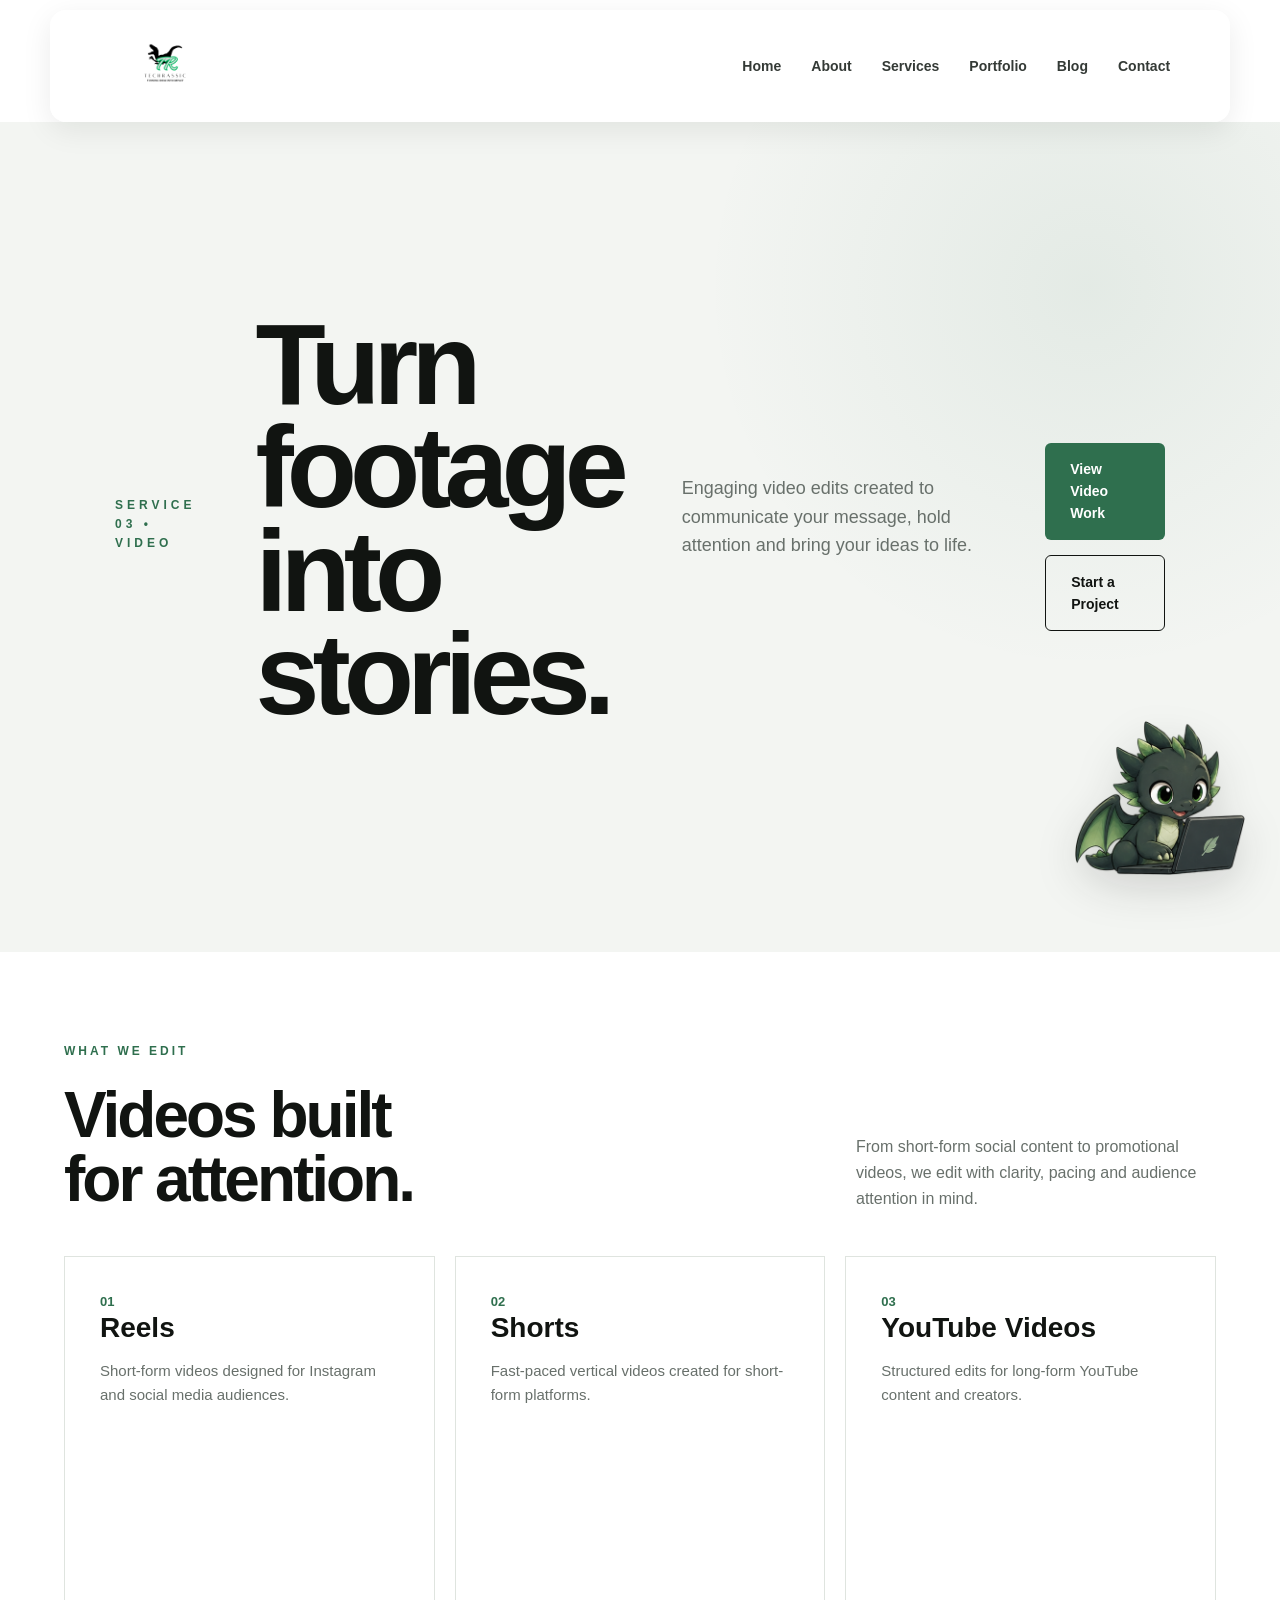
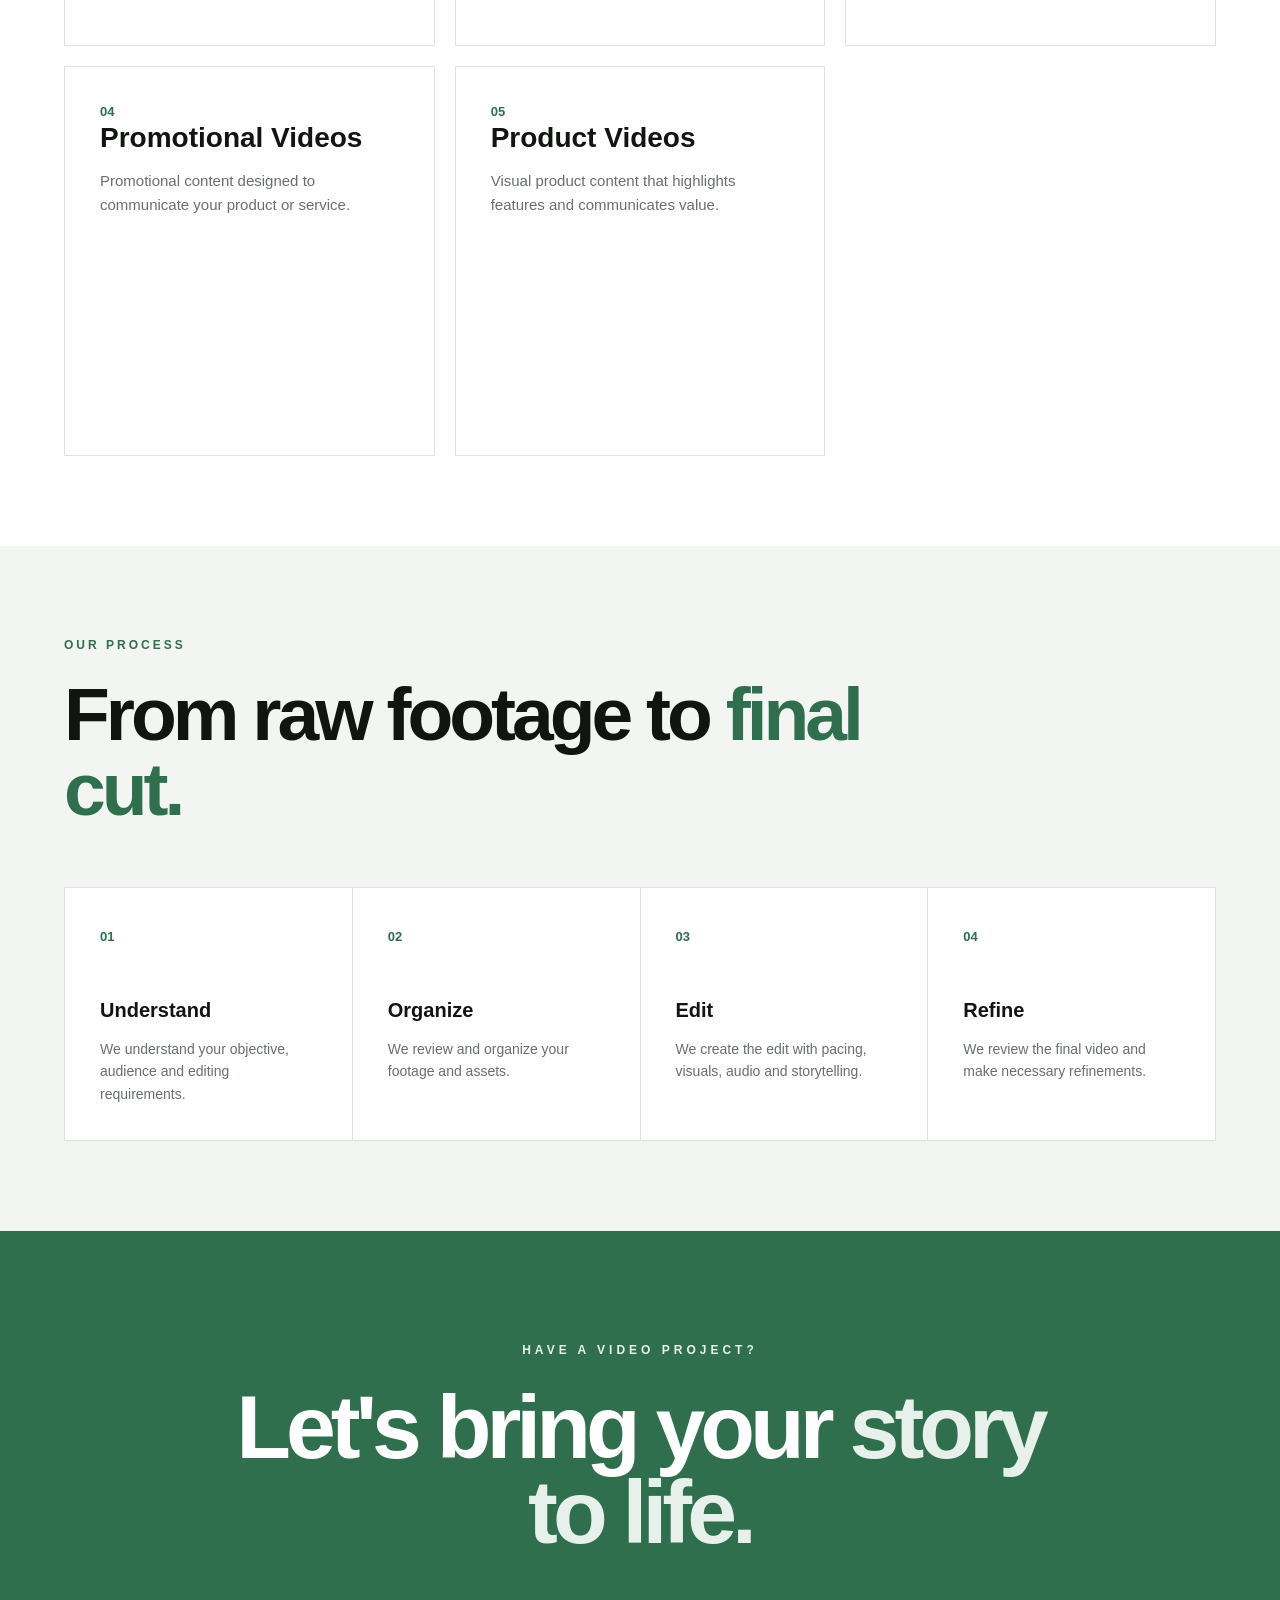
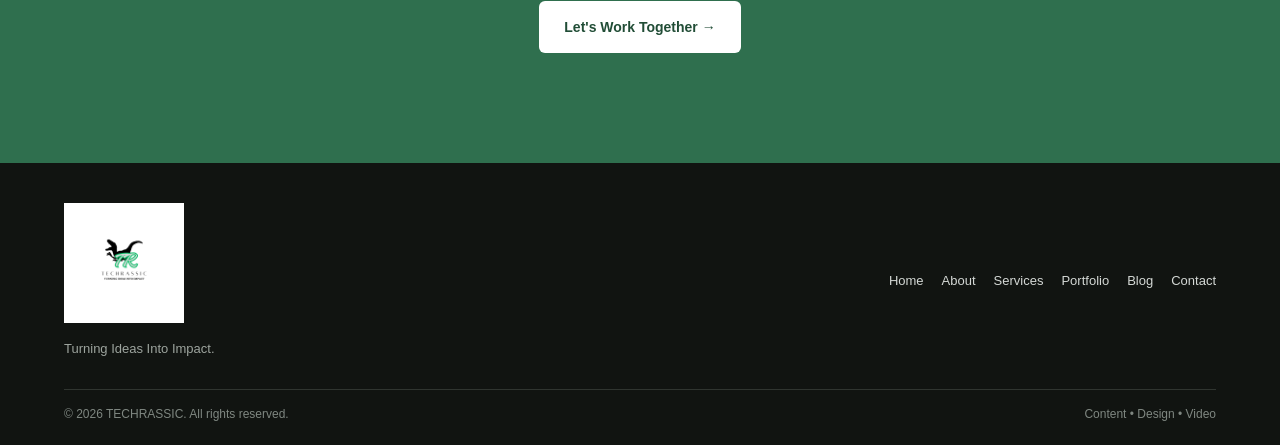
<file: services/video-editing.html>
<!DOCTYPE html>
<html lang="en">

<head>

    <meta charset="UTF-8">
    <meta name="viewport"
        content="width=device-width, initial-scale=1.0">

    <title>Video Editing | TECHRASSIC</title>

    <meta name="description"
        content="Video editing services by TECHRASSIC including reels, shorts, promotional videos, YouTube videos and product videos.">

    <link rel="stylesheet" href="../style.css">

</head>

<body>

    <!-- VIDEO EDITING PAGE MASCOT -->

<div class="page-mascot">

    <img
        src="../assets/mascot/poses/dragon-working.png"
        alt="TECHRASSIC dragon mascot"
    >

    <div class="mascot-bubble">
        Let's bring your story to life!🎬
    </div>

</div>

    <!-- NAVBAR -->

    <header class="navbar">

        <div class="container nav-container">

            <a href="../index.html" class="logo">

                <img src="../assets/logo.png"
                    alt="TECHRASSIC Logo">

            </a>


            <nav class="nav-links">

                <a href="../index.html">
                    Home
                </a>

                <a href="../index.html#about">
                    About
                </a>

                <a href="../index.html#services">
                    Services
                </a>

                <a href="../portfolio/index.html">
                    Portfolio
                </a>

                <a href="../blog/index.html">
                    Blog
                </a>

                <a href="../contact/index.html">
                    Contact
                </a>

            </nav>

        </div>

    </header>


    <main>


        <!-- HERO -->

        <section class="hero">

            <div class="container hero-content">

                <p class="eyebrow">
                    SERVICE 03 • VIDEO
                </p>

                <h1>
                    Turn footage<br>
                    into <span>stories.</span>
                </h1>

                <p class="hero-text">
                    Engaging video edits created to communicate
                    your message, hold attention and bring your
                    ideas to life.
                </p>


                <div class="hero-buttons">

                    <a href="../portfolio/videos.html"
                        class="btn btn-primary">

                        View Video Work

                    </a>


                    <a href="../contact/index.html"
                        class="btn btn-outline">

                        Start a Project

                    </a>

                </div>

            </div>

        </section>


        <!-- SERVICES -->

        <section class="section">

            <div class="container">

                <div class="section-label">
                    WHAT WE EDIT
                </div>


                <div class="section-heading-row">

                    <h2>
                        Videos built<br>
                        for attention.
                    </h2>

                    <p>
                        From short-form social content to
                        promotional videos, we edit with
                        clarity, pacing and audience attention
                        in mind.
                    </p>

                </div>


                <div class="services-grid">


                    <div class="service-card">

                        <span class="card-number">
                            01
                        </span>

                        <h3>
                            Reels
                        </h3>

                        <p>
                            Short-form videos designed for
                            Instagram and social media audiences.
                        </p>

                    </div>


                    <div class="service-card">

                        <span class="card-number">
                            02
                        </span>

                        <h3>
                            Shorts
                        </h3>

                        <p>
                            Fast-paced vertical videos created
                            for short-form platforms.
                        </p>

                    </div>


                    <div class="service-card">

                        <span class="card-number">
                            03
                        </span>

                        <h3>
                            YouTube Videos
                        </h3>

                        <p>
                            Structured edits for long-form
                            YouTube content and creators.
                        </p>

                    </div>


                    <div class="service-card">

                        <span class="card-number">
                            04
                        </span>

                        <h3>
                            Promotional Videos
                        </h3>

                        <p>
                            Promotional content designed to
                            communicate your product or service.
                        </p>

                    </div>


                    <div class="service-card">

                        <span class="card-number">
                            05
                        </span>

                        <h3>
                            Product Videos
                        </h3>

                        <p>
                            Visual product content that highlights
                            features and communicates value.
                        </p>

                    </div>


                </div>

            </div>

        </section>


        <!-- PROCESS -->

        <section class="section services-section">

            <div class="container">

                <div class="section-label">
                    OUR PROCESS
                </div>


                <h2 class="why-heading">

                    From raw footage
                    to <span>final cut.</span>

                </h2>


                <div class="why-grid">


                    <div class="why-item">

                        <strong>01</strong>

                        <h3>
                            Understand
                        </h3>

                        <p>
                            We understand your objective,
                            audience and editing requirements.
                        </p>

                    </div>


                    <div class="why-item">

                        <strong>02</strong>

                        <h3>
                            Organize
                        </h3>

                        <p>
                            We review and organize your
                            footage and assets.
                        </p>

                    </div>


                    <div class="why-item">

                        <strong>03</strong>

                        <h3>
                            Edit
                        </h3>

                        <p>
                            We create the edit with pacing,
                            visuals, audio and storytelling.
                        </p>

                    </div>


                    <div class="why-item">

                        <strong>04</strong>

                        <h3>
                            Refine
                        </h3>

                        <p>
                            We review the final video and
                            make necessary refinements.
                        </p>

                    </div>


                </div>

            </div>

        </section>


        <!-- CTA -->

        <section class="cta-section">

            <div class="container">

                <p class="eyebrow">
                    HAVE A VIDEO PROJECT?
                </p>


                <h2>

                    Let's bring your
                    <span>story to life.</span>

                </h2>


                <a href="../contact/index.html"
                    class="btn btn-light">

                    Let's Work Together →

                </a>

            </div>

        </section>


    </main>


    <!-- FOOTER -->

    <footer>

        <div class="container footer-container">


            <div class="footer-brand">

                <img src="../assets/logo.png"
                    alt="TECHRASSIC Logo">

                <p>
                    Turning Ideas Into Impact.
                </p>

            </div>


            <div class="footer-links">

                <a href="../index.html">
                    Home
                </a>

                <a href="../index.html#about">
                    About
                </a>

                <a href="../index.html#services">
                    Services
                </a>

                <a href="../portfolio/index.html">
                    Portfolio
                </a>

                <a href="../blog/index.html">
                    Blog
                </a>

                <a href="../contact/index.html">
                    Contact
                </a>

            </div>


        </div>


        <div class="container footer-bottom">

            <p>
                © 2026 TECHRASSIC. All rights reserved.
            </p>

            <p>
                Content • Design • Video
            </p>

        </div>

    </footer>

    <script src="../script.js"></script>

</body>

</html>
</file>
<file: style.css>
/* =========================================================
   TECHRASSIC
   Global Stylesheet
========================================================= */


/* ---------- BRAND COLORS ---------- */

:root {
    --green: #2f6f4e;
    --green-dark: #214d36;
    --green-light: #e8f0eb;

    --black: #111411;
    --dark-grey: #343a36;
    --grey: #68706b;

    --light-grey: #f3f5f2;
    --border: #dfe4df;

    --white: #ffffff;
}


/* ---------- RESET ---------- */

* {
    margin: 0;
    padding: 0;
    box-sizing: border-box;
}

html {
    scroll-behavior: smooth;
}

body {
    font-family: Arial, Helvetica, sans-serif;
    background: var(--white);
    color: var(--black);
    line-height: 1.6;

    overflow-x: hidden;
}

img {
    max-width: 100%;
}

a {
    text-decoration: none;
    color: inherit;
}

button,
a {
    -webkit-tap-highlight-color: transparent;
}


/* ---------- GLOBAL ---------- */

.container {
    width: min(1180px, 90%);
    margin: 0 auto;
}

.section {
    padding: 90px 0;
}

.section-label {
    color: var(--green);

    font-size: 12px;
    font-weight: 700;

    letter-spacing: 3px;

    margin-bottom: 22px;
}

.section-heading-row {
    display: flex;
    justify-content: space-between;
    align-items: end;

    gap: 40px;

    margin-bottom: 45px;
}

.section-heading-row h2 {
    font-size: clamp(40px, 5vw, 65px);

    line-height: 1;

    letter-spacing: -3px;
}

.section-heading-row > p {
    max-width: 360px;

    color: var(--grey);
}


/* =========================================================
   NAVBAR
========================================================= */

.navbar {
    position: sticky;
    top: 10px;
    z-index: 1000;

    width: min(1180px, calc(100% - 24px));

    margin: 10px auto 0;

    background: rgba(255, 255, 255, 0.72);

    border: 1px solid rgba(255, 255, 255, 0.7);

    border-radius: 16px;

    backdrop-filter: blur(18px) saturate(140%);
    -webkit-backdrop-filter: blur(18px) saturate(140%);

    box-shadow:
        0 8px 30px rgba(17, 20, 17, 0.08);

    overflow: visible;
}

.nav-container {
    min-height: 58px;

    display: flex;
    justify-content: space-between;
    align-items: center;

    position: relative;
}

.logo {
    display: block;
    flex-shrink: 0;
}

.logo img {
    width: 110px;
    display: block;
}


/* ---------- MOBILE MENU BUTTON ---------- */

.menu-toggle {
    display: none;

    width: 38px;
    height: 38px;

    padding: 0;

    border: 1px solid var(--border);

    border-radius: 10px;

    background: rgba(255, 255, 255, 0.55);

    cursor: pointer;

    align-items: center;
    justify-content: center;

    flex-direction: column;

    gap: 5px;

    flex-shrink: 0;

    position: relative;
    z-index: 1002;
}

.menu-toggle span {
    width: 18px;
    height: 2px;

    background: var(--black);

    border-radius: 10px;

    transition:
        transform 0.25s ease,
        opacity 0.25s ease;
}

.menu-toggle.active span:nth-child(1) {
    transform: translateY(7px) rotate(45deg);
}

.menu-toggle.active span:nth-child(2) {
    opacity: 0;
}

.menu-toggle.active span:nth-child(3) {
    transform: translateY(-7px) rotate(-45deg);
}


/* ---------- NAVIGATION LINKS ---------- */

.nav-links,
.nav-container nav {
    display: flex;

    align-items: center;

    gap: 30px;
}

.nav-links a,
.nav-container nav a {
    position: relative;

    font-size: 14px;
    font-weight: 600;

    color: var(--dark-grey);

    transition: color 0.25s ease;
}

.nav-links a::after,
.nav-container nav a::after {
    content: "";

    position: absolute;

    left: 0;
    bottom: -7px;

    width: 0;
    height: 2px;

    background: var(--green);

    transition: width 0.25s ease;
}

.nav-links a:hover,
.nav-container nav a:hover {
    color: var(--green);
}

.nav-links a:hover::after,
.nav-container nav a:hover::after {
    width: 100%;
}


/* =========================================================
   BUTTONS
========================================================= */

.btn {
    display: inline-flex;

    align-items: center;
    justify-content: center;

    padding: 15px 25px;

    font-size: 14px;
    font-weight: 700;

    border-radius: 6px;

    transition:
        transform 0.25s ease,
        background 0.25s ease,
        color 0.25s ease,
        box-shadow 0.25s ease;
}

.btn:hover {
    transform: translateY(-2px);
}

.btn-primary {
    background: var(--green);

    color: var(--white);
}

.btn-primary:hover {
    background: var(--green-dark);

    box-shadow:
        0 10px 25px rgba(47, 111, 78, 0.2);
}

.btn-outline {
    border: 1px solid var(--black);

    color: var(--black);
}

.btn-outline:hover {
    background: var(--black);

    color: var(--white);
}

.btn-light {
    background: var(--white);

    color: var(--green-dark);
}

.btn-light:hover {
    background: var(--green-light);
}


/* =========================================================
   HERO
========================================================= */

.hero {
    min-height: calc(100vh - 70px);

    display: flex;
    align-items: center;

    background:
        radial-gradient(
            circle at 85% 20%,
            rgba(47, 111, 78, 0.08),
            transparent 30%
        ),
        var(--light-grey);

    padding: 90px 0;
}

.hero-content {
    max-width: 1050px;

    display: flex;
    align-items: center;
    justify-content: space-between;

    gap: 60px;
}

.hero-text-content {
    flex: 1;
    min-width: 0;
}


/* =========================================================
   HOME DRAGON
========================================================= */

.hero-mascot {
    flex: 0 0 380px;

    position: relative;

    display: flex;
    align-items: center;
    justify-content: center;

    animation:
        dragon-enter
        1.2s
        ease-out
        forwards;
}


/* ---------- HOME SPEECH BUBBLE ---------- */

.hero-mascot-bubble {
    position: absolute;

    /*
     * Bubble sits above and to the
     * left of the dragon's head.
     */
    top: -65px;
    left: -80px;

    width: 185px;

    padding: 14px 16px;

    background: rgba(255, 255, 255, 0.82);

    color: var(--dark-grey);

    border: 1px solid rgba(223, 228, 223, 0.75);

    border-radius: 16px;

    font-size: 15px;

    font-weight: 500;

    line-height: 1.45;

    text-align: left;

    box-shadow:
        0 12px 28px rgba(17, 20, 17, 0.10);

    z-index: 3;

    animation:
        hero-bubble-enter
        0.8s
        ease-out
        0.7s
        both;
}


/* ---------- SPEECH BUBBLE TAIL ---------- */

.hero-mascot-bubble::after {
    content: "";

    position: absolute;

    right: 28px;
    bottom: -9px;

    width: 17px;
    height: 17px;

    background: var(--white);

    border-right: 1px solid var(--border);
    border-bottom: 1px solid var(--border);

    transform: rotate(45deg);
}


/* ---------- DRAGON IMAGE ---------- */

.hero-mascot img {
    width: min(380px, 100%);

    height: auto;

    display: block;

    /*
     * Mirror the existing dragon so
     * it faces LEFT.
     */
    transform:
        scaleX(-1);

    transform-origin: center center;

    filter:
        drop-shadow(
            0 20px 25px rgba(17, 20, 17, 0.12)
        );

    animation:
        dragon-fly
        4s
        ease-in-out
        1.2s
        infinite;
}


/* =========================================================
   HOME DRAGON ANIMATIONS
========================================================= */


/* ---------- DRAGON ENTERS FROM RIGHT ---------- */

@keyframes dragon-enter {

    0% {
        opacity: 0;

        transform:
            translateX(180px)
            translateY(20px)
            rotate(8deg);
    }

    70% {
        opacity: 1;

        transform:
            translateX(-10px)
            translateY(-5px)
            rotate(-2deg);
    }

    100% {
        opacity: 1;

        transform:
            translateX(0)
            translateY(0)
            rotate(0deg);
    }
}


/* ---------- DRAGON GENTLE FLYING ---------- */

@keyframes dragon-fly {

    0%,
    100% {
        transform:
            scaleX(-1)
            translateY(0)
            rotate(0deg);
    }

    25% {
        transform:
            scaleX(-1)
            translateY(-10px)
            rotate(-1deg);
    }

    50% {
        transform:
            scaleX(-1)
            translateY(-18px)
            rotate(0deg);
    }

    75% {
        transform:
            scaleX(-1)
            translateY(-8px)
            rotate(1deg);
    }
}


/* ---------- BUBBLE ENTER ---------- */

@keyframes hero-bubble-enter {

    0% {
        opacity: 0;

        transform:
            translateY(10px)
            scale(0.92);
    }

    100% {
        opacity: 1;

        transform:
            translateY(0)
            scale(1);
    }
}


/* ---------- HERO TEXT ---------- */

.eyebrow {
    color: var(--green);

    font-size: 12px;
    font-weight: 700;

    letter-spacing: 4px;

    margin-bottom: 25px;
}

.hero h1 {
    font-size: clamp(60px, 9vw, 115px);

    line-height: 0.9;

    letter-spacing: -7px;

    margin-bottom: 35px;
}

.hero-line {
    display: block;
}

.hero-line:nth-child(2) {
    transform: translateX(-3px);
}

.hero-line span {
    color: var(--green);
}

.hero-text {
    max-width: 620px;

    color: var(--grey);

    font-size: 18px;

    margin-bottom: 40px;
}

.hero-buttons {
    display: flex;

    gap: 15px;

    flex-wrap: wrap;
}


/* =========================================================
   ABOUT
========================================================= */

.about-grid {
    display: grid;

    grid-template-columns: 1fr 1fr;

    gap: 70px;

    align-items: start;
}

.about-grid h2 {
    font-size: clamp(40px, 5vw, 65px);

    line-height: 1;

    letter-spacing: -3px;
}

.about-grid h2 span {
    color: var(--green);
}

.about-text {
    max-width: 600px;
}

.about-text p {
    font-size: 20px;

    color: var(--grey);

    margin-bottom: 25px;
}


/* =========================================================
   SERVICES
========================================================= */

.services-section {
    background: var(--light-grey);
}

.services-grid {
    display: grid;

    grid-template-columns: repeat(3, 1fr);

    gap: 20px;
}

.service-card {
    position: relative;

    min-height: 390px;

    padding: 35px;

    display: flex;
    flex-direction: column;

    background: var(--white);

    border: 1px solid var(--border);

    transition:
        transform 0.3s ease,
        border-color 0.3s ease,
        box-shadow 0.3s ease;
}

.service-card:hover {
    transform: translateY(-8px);

    border-color: var(--green);

    box-shadow:
        0 20px 50px rgba(20, 40, 25, 0.08);
}

.card-number {
    color: var(--green);

    font-size: 13px;

    font-weight: 700;
}

.card-icon {
    width: 55px;
    height: 55px;

    margin-top: 40px;
    margin-bottom: 30px;

    display: flex;

    align-items: center;
    justify-content: center;

    background: var(--green-light);

    color: var(--green);

    font-size: 25px;

    border-radius: 50%;
}

.service-card h3 {
    font-size: 28px;

    line-height: 1.1;

    margin-bottom: 15px;
}

.service-card p {
    color: var(--grey);

    font-size: 15px;
}

.card-link {
    margin-top: auto;

    padding-top: 30px;

    color: var(--green);

    font-size: 14px;

    font-weight: 700;
}


/* =========================================================
   PORTFOLIO
========================================================= */

.portfolio-section {
    background: var(--white);
}

.text-link {
    color: var(--green);

    font-size: 14px;

    font-weight: 700;

    white-space: nowrap;
}

.portfolio-grid {
    display: grid;

    grid-template-columns: repeat(3, 1fr);

    gap: 25px;
}

.portfolio-card {
    border: 1px solid var(--border);

    overflow: hidden;

    transition:
        transform 0.3s ease,
        box-shadow 0.3s ease,
        border-color 0.3s ease;
}

.portfolio-card:hover {
    transform: translateY(-6px);

    border-color: var(--green);

    box-shadow:
        0 20px 40px rgba(20, 40, 25, 0.08);
}

.portfolio-image {
    height: 320px;

    display: flex;

    align-items: center;
    justify-content: center;

    background: var(--light-grey);
}

.portfolio-image span {
    color: var(--green);

    font-size: 28px;

    font-weight: 800;

    letter-spacing: 3px;
}

.writing-bg {
    background: #edf2ed;
}

.design-bg {
    background: #f1f2ee;
}

.video-bg {
    background: #e9efeb;
}

.portfolio-info {
    padding: 22px;
}

.portfolio-info h3 {
    font-size: 21px;

    margin-bottom: 4px;
}

.portfolio-info p {
    color: var(--grey);

    font-size: 14px;
}


/* =========================================================
   WHY TECHRASSIC
========================================================= */

.why-section {
    background: var(--light-grey);
}

.why-heading {
    max-width: 800px;

    font-size: clamp(45px, 6vw, 75px);

    line-height: 1;

    letter-spacing: -4px;

    margin-bottom: 60px;
}

.why-heading span {
    color: var(--green);
}

.why-grid {
    display: grid;

    grid-template-columns: repeat(4, 1fr);

    gap: 1px;

    background: var(--border);

    border: 1px solid var(--border);
}

.why-item {
    background: var(--white);

    padding: 35px;

    min-height: 240px;
}

.why-item strong {
    color: var(--green);

    font-size: 13px;
}

.why-item h3 {
    font-size: 20px;

    margin: 45px 0 12px;
}

.why-item p {
    color: var(--grey);

    font-size: 14px;
}


/* =========================================================
   BLOG PREVIEW
========================================================= */

.blog-preview {
    display: grid;

    grid-template-columns: 1fr 1fr;

    border: 1px solid var(--border);

    overflow: hidden;
}

.blog-placeholder {
    min-height: 350px;

    background: var(--light-grey);

    display: flex;

    align-items: center;
    justify-content: center;
}

.blog-placeholder span {
    color: var(--green);

    font-weight: 800;

    letter-spacing: 3px;
}

.blog-content {
    padding: 55px;
}

.blog-tag {
    color: var(--green);

    font-size: 12px;

    font-weight: 700;

    letter-spacing: 2px;

    margin-bottom: 20px;
}

.blog-content h3 {
    font-size: 35px;

    line-height: 1.1;

    margin-bottom: 20px;
}

.blog-content > p:not(.blog-tag) {
    color: var(--grey);

    margin-bottom: 30px;
}


/* =========================================================
   CTA
========================================================= */

.cta-section {
    background: var(--green);

    color: var(--white);

    padding: 110px 0;

    text-align: center;
}

.cta-section .eyebrow {
    color: var(--green-light);
}

.cta-section h2 {
    max-width: 850px;

    margin: 0 auto 45px;

    font-size: clamp(50px, 7vw, 90px);

    line-height: 0.95;

    letter-spacing: -5px;
}

.cta-section h2 span {
    color: var(--green-light);
}


/* =========================================================
   FOOTER
========================================================= */

footer {
    background: var(--black);

    color: var(--white);

    padding: 40px 0 20px;
}

.footer-container {
    display: flex;

    justify-content: space-between;

    gap: 40px;
}

.footer-brand img {
    width: 120px;

    margin-bottom: 8px;
}

.footer-brand p {
    color: #9da49e;

    font-size: 13px;
}

.footer-links {
    display: flex;

    gap: 18px;

    flex-wrap: wrap;

    align-items: center;
}

.footer-links a {
    color: #d4d8d5;

    font-size: 13px;

    transition: color 0.2s ease;
}

.footer-links a:hover {
    color: var(--green-light);
}

.footer-bottom {
    display: flex;

    justify-content: space-between;

    gap: 20px;

    border-top: 1px solid #303530;

    margin-top: 30px;

    padding-top: 15px;
}

.footer-bottom p {
    color: #7f8781;

    font-size: 12px;
}


/* =========================================================
   CONTACT PAGE
========================================================= */

.contact-section {
    padding: 80px 0;
}

.contact-grid {
    display: grid;

    grid-template-columns: repeat(2, 1fr);

    gap: 24px;

    margin-top: 45px;
}

.contact-card {
    display: block;

    padding: 35px;

    background: var(--white);

    border: 1px solid var(--border);

    border-radius: 18px;

    text-decoration: none;

    color: var(--black);

    transition: 0.3s ease;
}

.contact-card:hover {
    transform: translateY(-6px);

    border-color: var(--green);

    box-shadow:
        0 12px 30px rgba(33, 77, 54, 0.08);
}

.contact-icon {
    width: 55px;
    height: 55px;

    display: flex;

    align-items: center;
    justify-content: center;

    background: var(--green-light);

    border-radius: 12px;

    font-size: 24px;

    margin-bottom: 20px;
}

.contact-card h3 {
    margin-bottom: 10px;

    font-size: 22px;
}

.contact-card p {
    color: var(--grey);

    line-height: 1.7;

    margin-bottom: 20px;
}

.contact-link {
    color: var(--green);

    font-weight: 600;
}


/* =========================================================
   BLOG PAGE
========================================================= */

.blog-section {
    padding: 80px 0;
}

.blog-grid {
    display: grid;

    grid-template-columns: repeat(3, 1fr);

    gap: 28px;

    margin-top: 45px;
}

.blog-card {
    overflow: hidden;

    background: var(--white);

    border: 1px solid var(--border);

    border-radius: 18px;

    transition: 0.3s ease;
}

.blog-card:hover {
    transform: translateY(-6px);

    box-shadow:
        0 12px 30px rgba(33, 77, 54, 0.08);
}

.blog-image {
    height: 190px;

    background: var(--green-light);

    display: flex;

    align-items: center;
    justify-content: center;
}

.blog-image span {
    color: var(--green);

    font-size: 14px;

    font-weight: 700;

    letter-spacing: 2px;
}

.blog-category {
    color: var(--green);

    font-size: 13px;

    font-weight: 700;

    text-transform: uppercase;

    letter-spacing: 1px;

    margin-bottom: 12px;
}

.blog-read {
    color: var(--green);

    font-weight: 600;

    text-decoration: none;
}

.blog-read:hover {
    color: var(--green-dark);
}


/* =========================================================
   TABLET
========================================================= */

@media (max-width: 950px) {

    .nav-links,
    .nav-container nav {
        gap: 18px;
    }

    .nav-links a,
    .nav-container nav a {
        font-size: 13px;
    }

    .hero-content {
        gap: 35px;
    }

    .hero-mascot {
        flex-basis: 300px;
    }

    .services-grid {
        grid-template-columns: repeat(2, 1fr);
    }

    .portfolio-grid {
        grid-template-columns: repeat(2, 1fr);
    }

    .why-grid {
        grid-template-columns: repeat(2, 1fr);
    }

    .blog-grid {
        grid-template-columns: repeat(2, 1fr);
    }
}


/* =========================================================
   MOBILE
========================================================= */

@media (max-width: 700px) {

    .container {
        width: min(92%, 1180px);
    }

    .section {
        padding: 65px 0;
    }


    /* ---------- NAVBAR ---------- */

    .navbar {
        position: sticky;

        top: 7px;

        width: calc(100% - 14px);

        margin: 7px auto 0;

        border-radius: 14px;

        z-index: 1000;

        overflow: visible;
    }

    .nav-container {
        min-height: 52px;

        padding: 0 12px;

        position: relative;
    }

    .logo img {
        width: 92px;
    }


    /* ---------- BURGER BUTTON ---------- */

    .menu-toggle {
        display: flex;

        width: 38px;
        height: 38px;

        padding: 0;

        border-radius: 10px;

        flex-shrink: 0;

        position: relative;

        z-index: 1003;

        cursor: pointer;
    }


    /* ---------- MOBILE NAVIGATION ---------- */

    .nav-links {
        display: flex;

        position: absolute;

        top: calc(100% + 8px);

        left: 0;
        right: 0;

        flex-direction: column;

        align-items: stretch;

        gap: 4px;

        padding: 8px;

        background: rgba(255, 255, 255, 0.96);

        border: 1px solid var(--border);

        border-radius: 14px;

        backdrop-filter: blur(18px) saturate(140%);
        -webkit-backdrop-filter: blur(18px) saturate(140%);

        box-shadow:
            0 15px 35px rgba(17, 20, 17, 0.12);

        z-index: 1002;

        opacity: 0;

        visibility: hidden;

        pointer-events: none;

        transform: translateY(-8px);

        transition:
            opacity 0.22s ease,
            transform 0.22s ease,
            visibility 0s linear 0.22s;
    }

    .nav-links.active {
        opacity: 1;

        visibility: visible;

        pointer-events: auto;

        transform: translateY(0);

        transition:
            opacity 0.22s ease,
            transform 0.22s ease,
            visibility 0s linear 0s;
    }

    .nav-links a {
        width: 100%;

        padding: 11px 13px;

        border-radius: 9px;

        font-size: 14px;

        text-align: left;
    }

    .nav-links a:hover {
        background: var(--green-light);
    }

    .nav-links a::after {
        display: none;
    }


    /* ---------- HERO ---------- */

    .hero {
        min-height: auto;

        padding: 65px 0 55px;
    }

    .hero-content {
        flex-direction: column;

        align-items: center;

        text-align: center;

        gap: 35px;
    }

    .hero-text-content {
        width: 100%;
    }

    .hero h1 {
        font-size: clamp(55px, 16vw, 85px);

        letter-spacing: -5px;
    }

    .hero-text {
        font-size: 16px;

        margin-left: auto;
        margin-right: auto;

        margin-bottom: 30px;
    }

    .hero-buttons {
        flex-direction: column;

        align-items: stretch;
    }

    .btn {
        width: 100%;
    }


    /* ---------- HOME DRAGON ---------- */

    .hero-mascot {
        flex: none;

        width: min(300px, 78vw);

        order: 2;

        margin-top: 20px;
    }

    .hero-mascot img {
        width: 100%;
    }


    /* ---------- HOME SPEECH BUBBLE ---------- */

    .hero-mascot-bubble {
        top: -20px;

        left: -25px;

        width: 155px;

        padding: 11px 13px;

        font-size: 12px;

        line-height: 1.4;

        border-radius: 14px;
    }

    .hero-mascot-bubble::after {
        right: 20px;

        bottom: -7px;

        width: 13px;
        height: 13px;
    }


    /* ---------- ABOUT ---------- */

    .about-grid {
        grid-template-columns: 1fr;

        gap: 30px;
    }

    .about-grid h2 {
        font-size: 45px;
    }

    .about-text p {
        font-size: 17px;
    }


    /* ---------- HEADINGS ---------- */

    .section-heading-row {
        flex-direction: column;

        align-items: flex-start;

        gap: 15px;
    }

    .section-heading-row h2 {
        letter-spacing: -2px;
    }


    /* ---------- SERVICES ---------- */

    .services-grid {
        grid-template-columns: 1fr;
    }

    .service-card {
        min-height: 350px;

        padding: 30px;
    }


    /* ---------- PORTFOLIO ---------- */

    .portfolio-grid {
        grid-template-columns: 1fr;
    }

    .portfolio-image {
        height: 270px;
    }


    /* ---------- WHY ---------- */

    .why-heading {
        font-size: 48px;

        letter-spacing: -3px;

        margin-bottom: 40px;
    }

    .why-grid {
        grid-template-columns: 1fr;
    }


    /* ---------- BLOG PREVIEW ---------- */

    .blog-preview {
        grid-template-columns: 1fr;
    }

    .blog-placeholder {
        min-height: 230px;
    }

    .blog-content {
        padding: 30px;
    }

    .blog-content h3 {
        font-size: 28px;
    }


    /* ---------- BLOG PAGE ---------- */

    .blog-grid {
        grid-template-columns: 1fr;
    }

    .blog-image {
        height: 170px;
    }


    /* ---------- CONTACT ---------- */

    .contact-grid {
        grid-template-columns: 1fr;
    }

    .contact-card {
        padding: 28px;
    }


    /* ---------- CTA ---------- */

    .cta-section {
        padding: 80px 0;
    }

    .cta-section h2 {
        font-size: 55px;

        letter-spacing: -3px;
    }


    /* ---------- FOOTER ---------- */

    footer {
        padding: 32px 0 16px;
    }

    .footer-container {
        flex-direction: column;

        gap: 25px;
    }

    .footer-brand img {
        width: 110px;
    }

    .footer-links {
        gap: 14px;
    }

    .footer-bottom {
        flex-direction: column;

        gap: 6px;

        margin-top: 25px;

        padding-top: 12px;
    }
}


/* =========================================================
   REDUCED MOTION
========================================================= */

@media (prefers-reduced-motion: reduce) {

    html {
        scroll-behavior: auto;
    }

    *,
    *::before,
    *::after {
        transition-duration: 0.01ms !important;
        animation-duration: 0.01ms !important;
    }
}


/* =========================================================
   TECHRASSIC PAGE MASCOT
========================================================= */

.page-mascot {
    position: fixed;

    right: 35px;
    bottom: 25px;

    width: 170px;

    z-index: 1000;

    display: flex;

    flex-direction: column;

    align-items: center;

    pointer-events: auto;

    animation:
        mascot-page-enter
        0.8s
        ease-out
        forwards;
}


/* ---------- MASCOT IMAGE ---------- */

.page-mascot img {
    width: 100%;
    height: auto;

    display: block;

    transform-origin: center bottom;

    filter:
        drop-shadow(
            0 15px 20px rgba(17, 20, 17, 0.15)
        );

    animation:
        mascot-page-float
        3.5s
        ease-in-out
        infinite;

    transition:
        filter 0.3s ease,
        transform 0.3s ease;
}


/* ---------- MASCOT HOVER ---------- */

.page-mascot:hover img {
    filter:
        drop-shadow(
            0 18px 25px rgba(17, 20, 17, 0.20)
        );

    transform:
        translateY(-5px)
        rotate(-2deg)
        scale(1.03);
}


/* =========================================================
   MASCOT GREETING REACTION
========================================================= */

.page-mascot.mascot-attention img {
    animation:
        mascot-page-float
        3.5s
        ease-in-out
        infinite,
        mascot-attention
        0.75s
        ease-in-out;
}


@keyframes mascot-attention {

    0% {
        transform:
            translateY(0)
            rotate(0deg)
            scale(1);
    }

    20% {
        transform:
            translateY(-6px)
            rotate(3deg)
            scale(1.02);
    }

    40% {
        transform:
            translateY(-2px)
            rotate(-3deg)
            scale(1.03);
    }

    60% {
        transform:
            translateY(-7px)
            rotate(2deg)
            scale(1.02);
    }

    80% {
        transform:
            translateY(-2px)
            rotate(-1deg)
            scale(1.01);
    }

    100% {
        transform:
            translateY(0)
            rotate(0deg)
            scale(1);
    }
}


/* =========================================================
   MASCOT SPEECH BUBBLE
========================================================= */

.mascot-bubble {
    position: absolute;

    right: 130px;
    bottom: 120px;

    width: 190px;

    padding: 12px 15px;

    background: var(--white);

    color: var(--dark-grey);

    border: 1px solid var(--border);

    border-radius: 16px;

    font-size: 14px;

    line-height: 1.4;

    text-align: center;

    box-shadow:
        0 10px 25px rgba(17, 20, 17, 0.10);

    opacity: 0;

    transform:
        translateY(8px)
        scale(0.95);

    transition:
        opacity 0.3s ease,
        transform 0.3s ease;
}


/* ---------- SHOW BUBBLE ON HOVER ---------- */

.page-mascot:hover .mascot-bubble {
    opacity: 1;

    transform:
        translateY(0)
        scale(1);
}


/* ---------- SPEECH BUBBLE TAIL ---------- */

.mascot-bubble::after {
    content: "";

    position: absolute;

    right: -8px;
    bottom: 18px;

    width: 16px;
    height: 16px;

    background: var(--white);

    border-right: 1px solid var(--border);
    border-bottom: 1px solid var(--border);

    transform: rotate(-45deg);
}


/* =========================================================
   MASCOT ENTERS PAGE
========================================================= */

@keyframes mascot-page-enter {

    0% {
        opacity: 0;

        transform:
            translateX(80px)
            translateY(30px)
            scale(0.85);
    }

    100% {
        opacity: 1;

        transform:
            translateX(0)
            translateY(0)
            scale(1);
    }

}


/* =========================================================
   MASCOT GENTLE FLOAT
========================================================= */

@keyframes mascot-page-float {

    0%,
    100% {
        transform:
            translateY(0)
            rotate(0deg);
    }

    25% {
        transform:
            translateY(-4px)
            rotate(0.5deg);
    }

    50% {
        transform:
            translateY(-10px)
            rotate(0deg);
    }

    75% {
        transform:
            translateY(-5px)
            rotate(-0.5deg);
    }

}


/* =========================================================
   PAGE MASCOT — MOBILE
========================================================= */

@media (max-width: 700px) {

    .page-mascot {
        right: 15px;
        bottom: 15px;

        width: 110px;
    }

    .mascot-bubble {
        right: 75px;
        bottom: 80px;

        width: 150px;

        font-size: 12px;

        opacity: 1;

        transform:
            translateY(0)
            scale(1);
    }

    .page-mascot:hover img {
        transform:
            translateY(-3px)
            rotate(-1deg)
            scale(1.02);
    }

}
</file>
